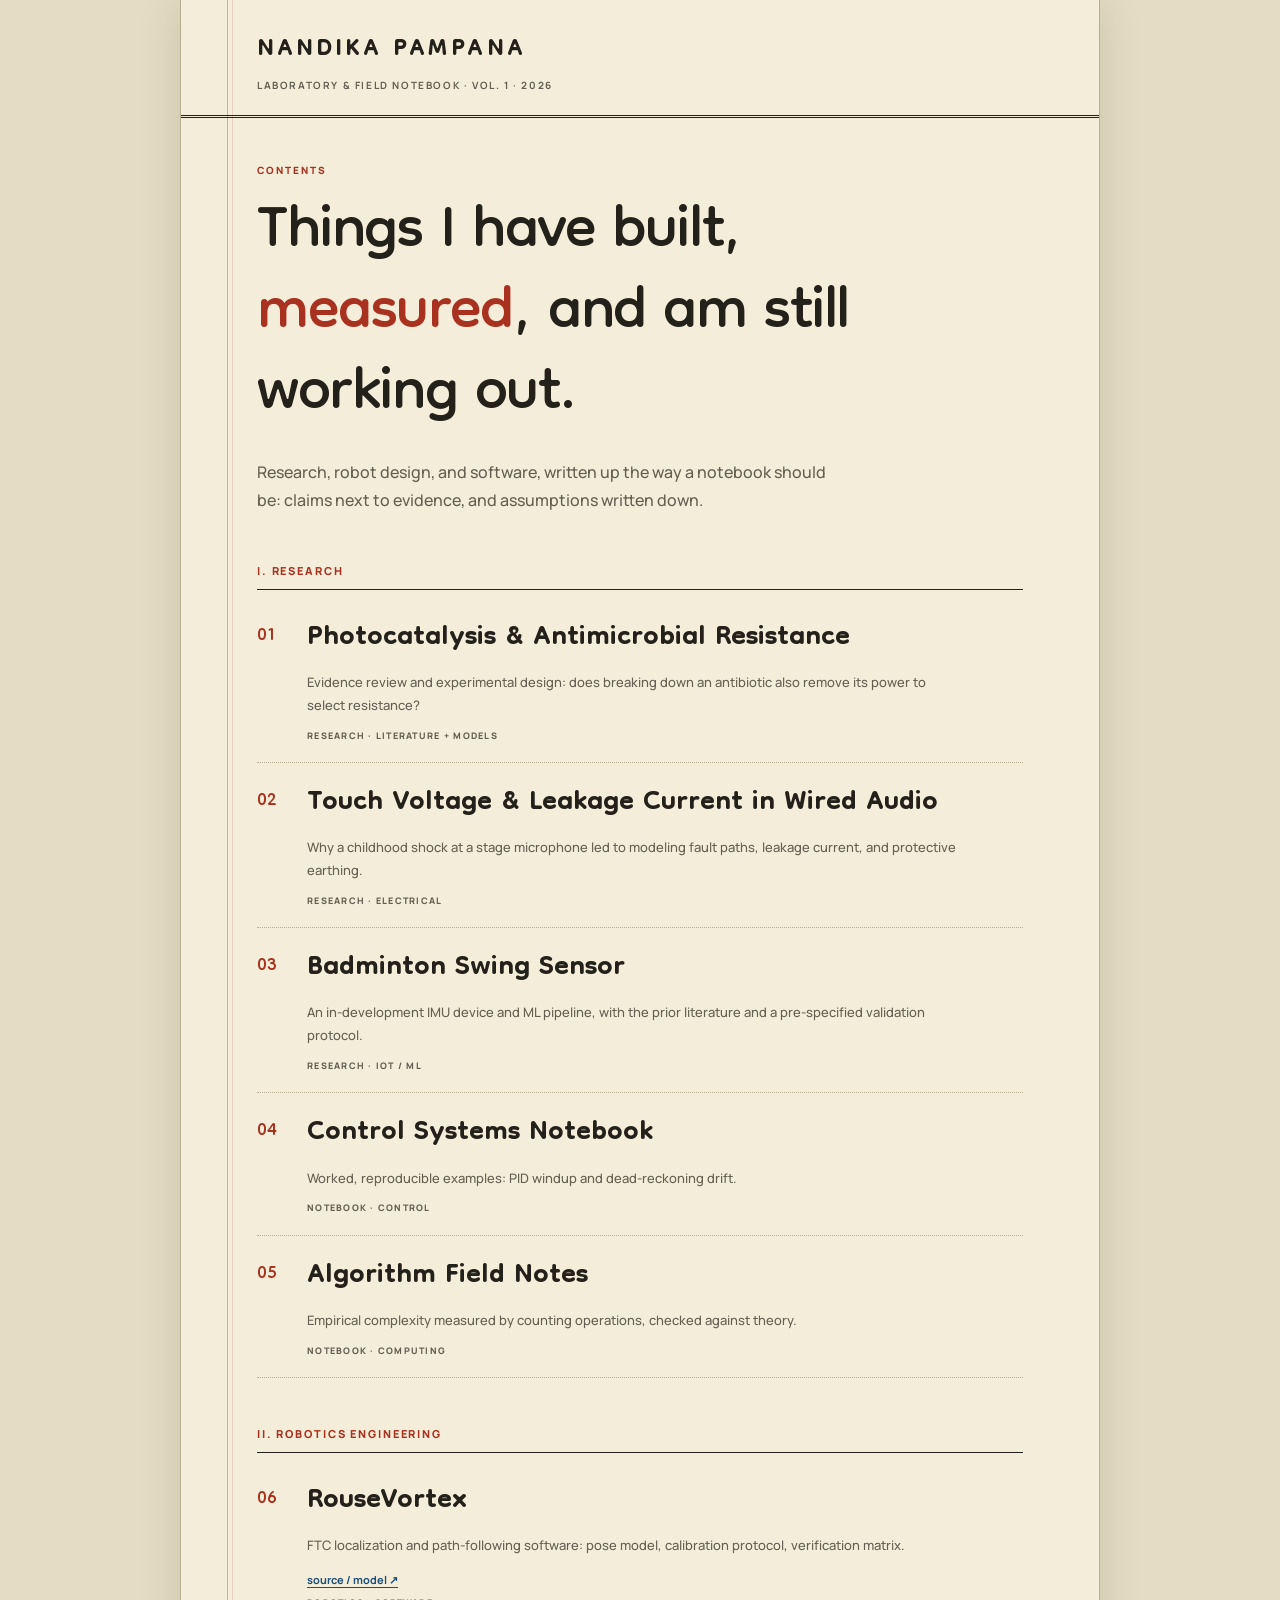
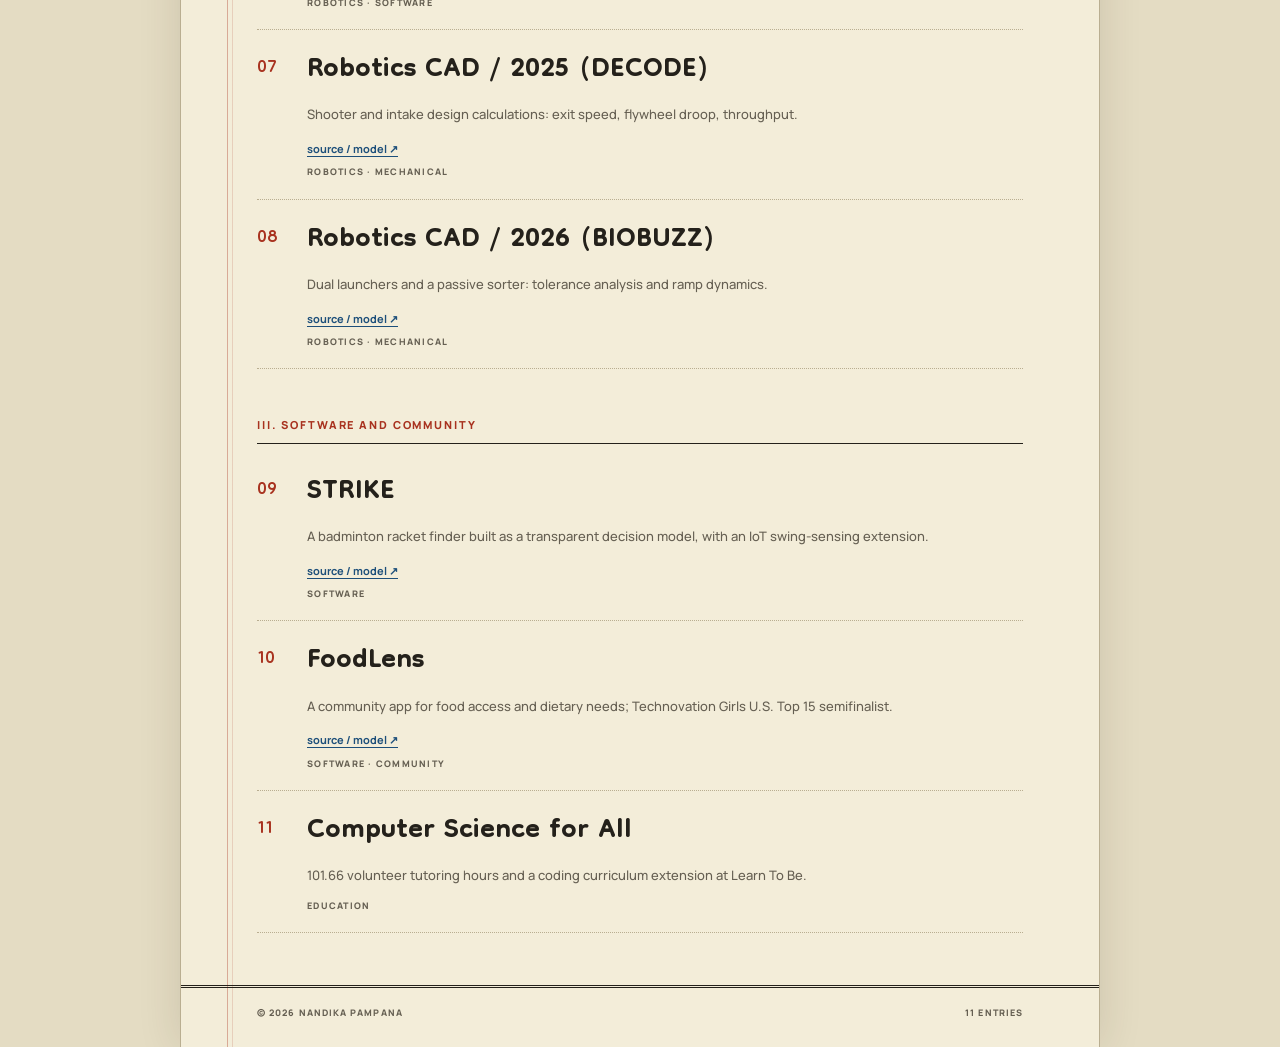
<file: index.html>
<!doctype html>
<html lang="en">
  <head>
    <meta charset="utf-8">
    <meta name="viewport" content="width=device-width, initial-scale=1">
    <meta name="description" content="Research notes, robotics design calculations, and software projects by Nandika Pampana.">
    <title>Nandika Pampana — Laboratory &amp; Field Notebook</title>

    <!-- Dongle is loaded from style.css via @import -->
    <!-- <link rel="preconnect" href="https://fonts.googleapis.com">
    <link rel="preconnect" href="https://fonts.gstatic.com" crossorigin>
    <link rel="stylesheet" href="style.css"> -->

    <link rel="preconnect" href="https://fonts.googleapis.com">
    <link rel="preconnect" href="https://fonts.gstatic.com" crossorigin>
    <link
      href="https://fonts.googleapis.com/css2?family=Dongle:wght@300;400;700&family=Manrope:wght@400;500;600;700;800&display=swap"
      rel="stylesheet"
    >
    <link rel="stylesheet" href="style.css">
  </head>

  <body class="home-page">
    <header class="site-header">
      <a class="wordmark" href="index.html">NANDIKA PAMPANA</a>
      <div class="header-meta">LABORATORY &amp; FIELD NOTEBOOK · VOL. 1 · 2026</div>
    </header>

    <main class="home-wrap">
      <section class="intro-block">
        <p class="eyebrow">Contents</p>
        <h1>Things I have built, <span>measured</span>, and am still working out.</h1>
        <p class="intro-copy">
          Research, robot design, and software, written up the way a notebook should be:
          claims next to evidence, and assumptions written down.
        </p>
      </section>

      <!-- I. Research -->
      <h3 class="chapter">I. Research</h3>

      <article class="project">
        <span class="number">01</span>
        <div class="project-main">
          <h2><a href="articles/photocatalysis.html">Photocatalysis &amp; Antimicrobial Resistance</a></h2>
          <p>Evidence review and experimental design: does breaking down an antibiotic also remove its power to select resistance?</p>
        </div>
        <span class="type">RESEARCH · LITERATURE + MODELS</span>
      </article>

      <article class="project">
        <span class="number">02</span>
        <div class="project-main">
          <h2><a href="articles/electrical.html">Touch Voltage &amp; Leakage Current in Wired Audio</a></h2>
          <p>Why a childhood shock at a stage microphone led to modeling fault paths, leakage current, and protective earthing.</p>
        </div>
        <span class="type">RESEARCH · ELECTRICAL</span>
      </article>

      <article class="project">
        <span class="number">03</span>
        <div class="project-main">
          <h2><a href="articles/iot-badminton.html">Badminton Swing Sensor</a></h2>
          <p>An in-development IMU device and ML pipeline, with the prior literature and a pre-specified validation protocol.</p>
        </div>
        <span class="type">RESEARCH · IOT / ML</span>
      </article>

      <article class="project">
        <span class="number">04</span>
        <div class="project-main">
          <h2><a href="articles/control.html">Control Systems Notebook</a></h2>
          <p>Worked, reproducible examples: PID windup and dead-reckoning drift.</p>
        </div>
        <span class="type">NOTEBOOK · CONTROL</span>
      </article>

      <article class="project">
        <span class="number">05</span>
        <div class="project-main">
          <h2><a href="articles/computing.html">Algorithm Field Notes</a></h2>
          <p>Empirical complexity measured by counting operations, checked against theory.</p>
        </div>
        <span class="type">NOTEBOOK · COMPUTING</span>
      </article>

      <!-- II. Robotics engineering -->
      <h3 class="chapter">II. Robotics engineering</h3>

      <article class="project">
        <span class="number">06</span>
        <div class="project-main">
          <h2><a href="articles/rouse.html">RouseVortex</a></h2>
          <p>FTC localization and path-following software: pose model, calibration protocol, verification matrix.</p>
          <a class="project-source"
             href="https://github.com/nandikapam123/RouseVortex26-27"
             target="_blank" rel="noopener noreferrer">source / model ↗</a>
        </div>
        <span class="type">ROBOTICS · SOFTWARE</span>
      </article>

      <article class="project">
        <span class="number">07</span>
        <div class="project-main">
          <h2><a href="articles/cad25.html">Robotics CAD / 2025 (DECODE)</a></h2>
          <p>Shooter and intake design calculations: exit speed, flywheel droop, throughput.</p>
          <a class="project-source"
             href="https://cad.onshape.com/documents/c021b03986672773c2100272/w/74f0a8f10b4c93fb8fe556c1/e/b8bffd930c2a2d8248794936"
             target="_blank" rel="noopener noreferrer">source / model ↗</a>
        </div>
        <span class="type">ROBOTICS · MECHANICAL</span>
      </article>

      <article class="project">
        <span class="number">08</span>
        <div class="project-main">
          <h2><a href="articles/cad26.html">Robotics CAD / 2026 (BIOBUZZ)</a></h2>
          <p>Dual launchers and a passive sorter: tolerance analysis and ramp dynamics.</p>
          <a class="project-source"
             href="https://cad.onshape.com/documents/3b541e5cea078736c4136d2c/w/0f7ad3d7523ad28a9602a35e/e/b95df9d56ba7ee45d492a7c8"
             target="_blank" rel="noopener noreferrer">source / model ↗</a>
        </div>
        <span class="type">ROBOTICS · MECHANICAL</span>
      </article>

      <!-- III. Software and community -->
      <h3 class="chapter">III. Software and community</h3>

      <article class="project">
        <span class="number">09</span>
        <div class="project-main">
          <h2><a href="articles/strike.html">STRIKE</a></h2>
          <p>A badminton racket finder built as a transparent decision model, with an IoT swing-sensing extension.</p>
          <a class="project-source"
             href="https://github.com/nandikapam123/STRIKE"
             target="_blank" rel="noopener noreferrer">source / model ↗</a>
        </div>
        <span class="type">SOFTWARE</span>
      </article>

      <article class="project">
        <span class="number">10</span>
        <div class="project-main">
          <h2><a href="articles/foodlens.html">FoodLens</a></h2>
          <p>A community app for food access and dietary needs; Technovation Girls U.S. Top 15 semifinalist.</p>
          <a class="project-source"
             href="https://github.com/nandikapam123/FoodLens-official"
             target="_blank" rel="noopener noreferrer">source / model ↗</a>
        </div>
        <span class="type">SOFTWARE · COMMUNITY</span>
      </article>

      <article class="project">
        <span class="number">11</span>
        <div class="project-main">
          <h2><a href="articles/education.html">Computer Science for All</a></h2>
          <p>101.66 volunteer tutoring hours and a coding curriculum extension at Learn To Be.</p>
        </div>
        <span class="type">EDUCATION</span>
      </article>
    </main>

    <footer class="site-footer">
      <span>© 2026 NANDIKA PAMPANA</span>
      <span>11 ENTRIES</span>
    </footer>
  </body>
</html>
</file>
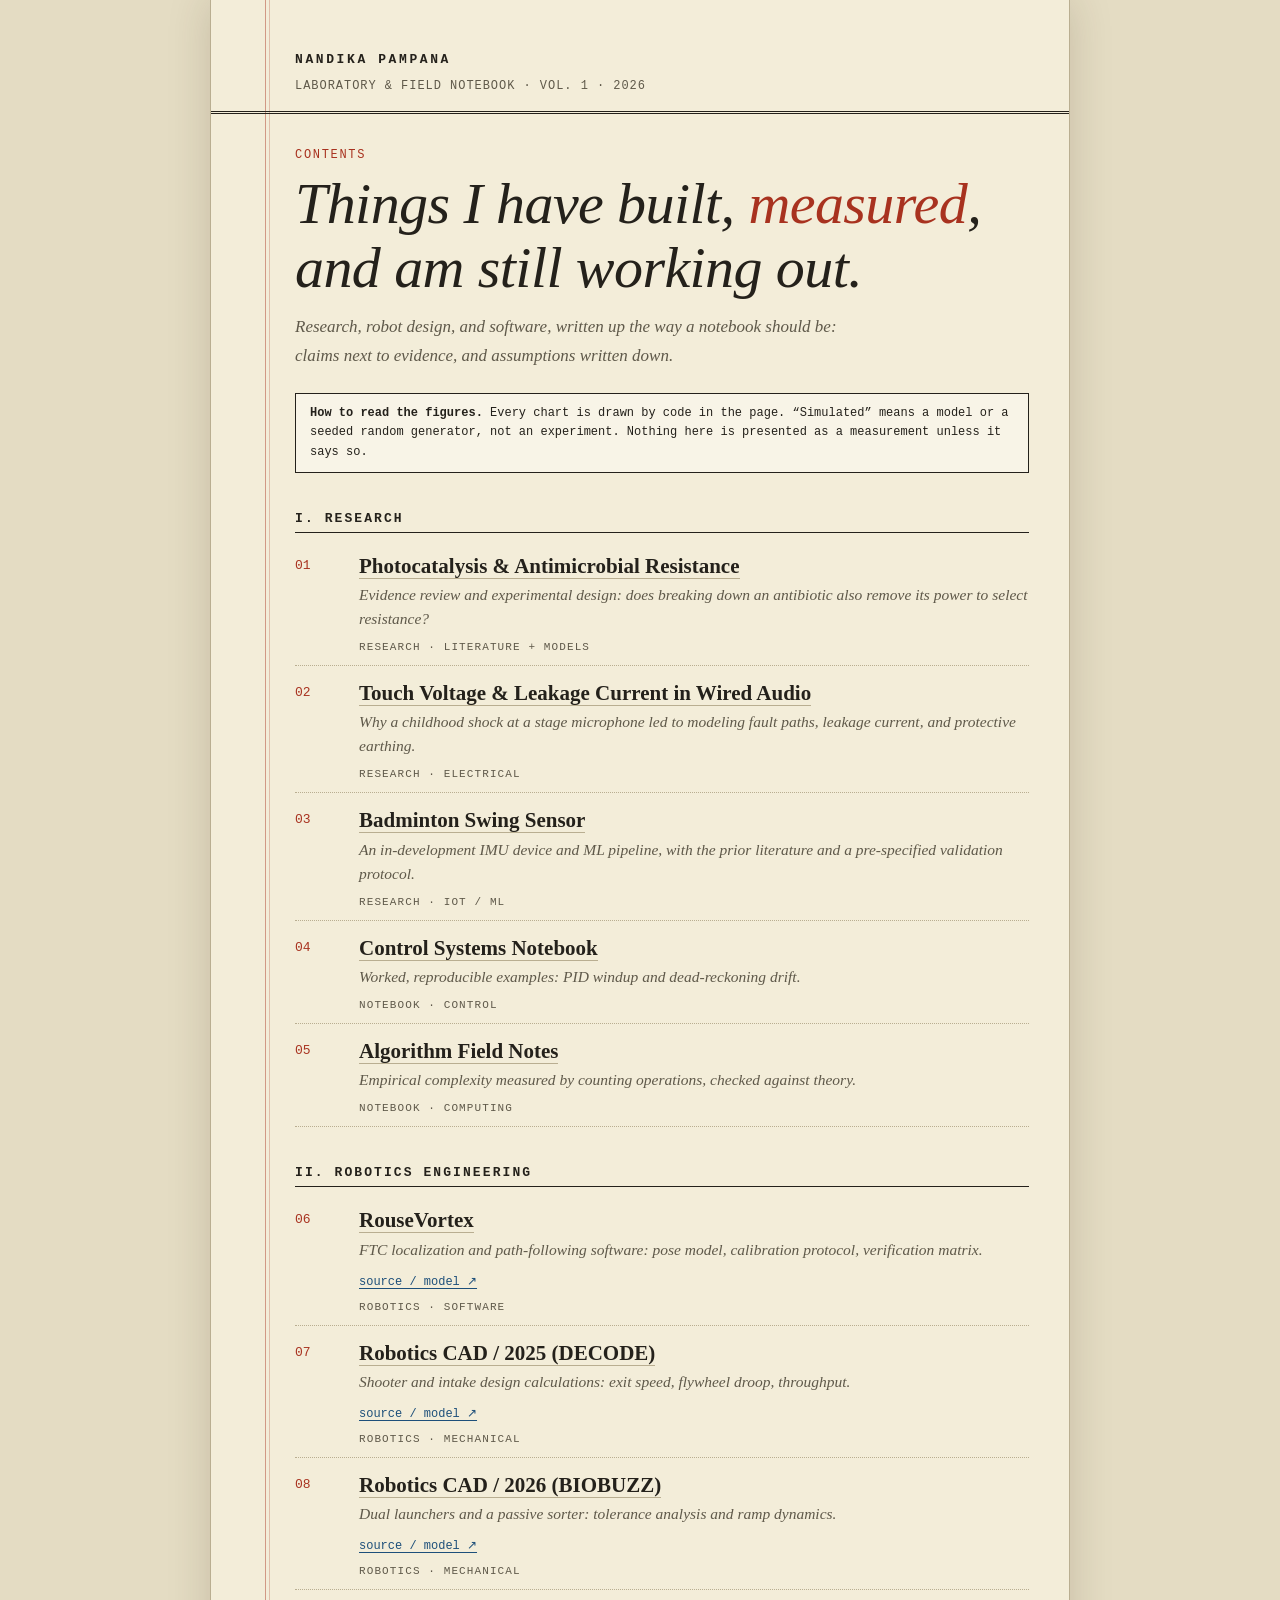
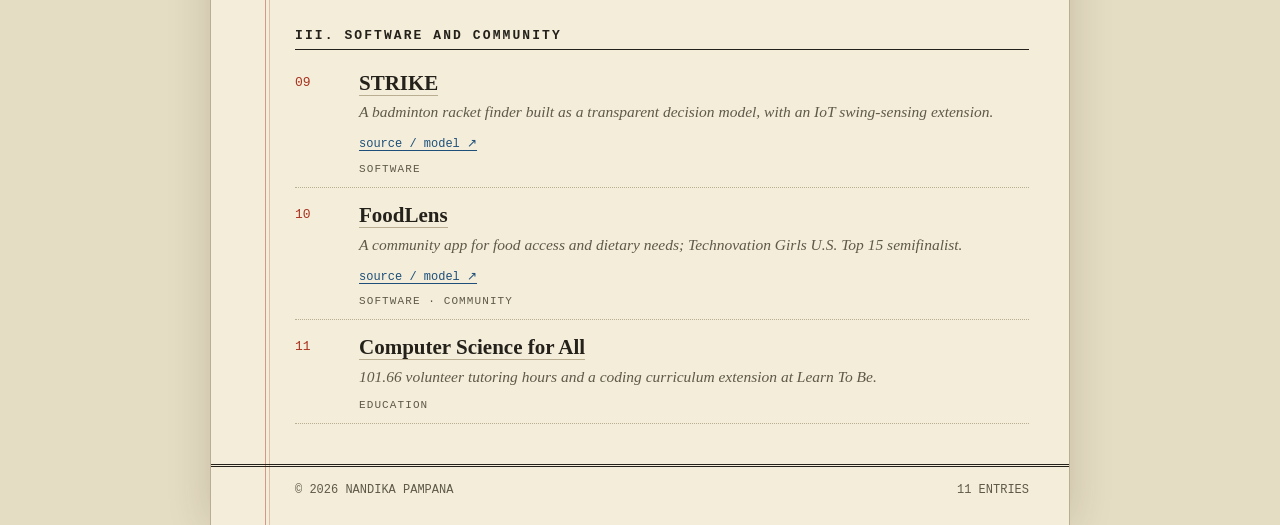
<file: nandika-portfolio 2/index.html>
<!doctype html><html lang="en"><head><meta charset="utf-8"><meta name="viewport" content="width=device-width, initial-scale=1"><meta name="description" content="Research notes, robotics design calculations, and software projects by Nandika Pampana."><title>Nandika Pampana — Laboratory &amp; Field Notebook</title><link rel="stylesheet" href="style.css"></head><body class="home-page"><header class="site-header"><a class="wordmark" href="index.html">NANDIKA PAMPANA</a><div class="header-meta">LABORATORY &amp; FIELD NOTEBOOK · VOL. 1 · 2026</div></header><main class="home-wrap"><section class="intro-block"><p class="eyebrow">Contents</p><h1>Things I have built, <span>measured</span>, and am still working out.</h1><p class="intro-copy">Research, robot design, and software, written up the way a notebook should be: claims next to evidence, and assumptions written down.</p><p class="key"><b>How to read the figures.</b> Every chart is drawn by code in the page. “Simulated” means a model or a seeded random generator, not an experiment. Nothing here is presented as a measurement unless it says so.</p></section><h3 class="chapter">I. Research</h3><article class="project"><span class="number">01</span><div class="project-main"><h2><a href="articles/photocatalysis.html">Photocatalysis &amp; Antimicrobial Resistance</a></h2><p>Evidence review and experimental design: does breaking down an antibiotic also remove its power to select resistance?</p></div><span class="type">RESEARCH · LITERATURE + MODELS</span></article><article class="project"><span class="number">02</span><div class="project-main"><h2><a href="articles/electrical.html">Touch Voltage &amp; Leakage Current in Wired Audio</a></h2><p>Why a childhood shock at a stage microphone led to modeling fault paths, leakage current, and protective earthing.</p></div><span class="type">RESEARCH · ELECTRICAL</span></article><article class="project"><span class="number">03</span><div class="project-main"><h2><a href="articles/iot-badminton.html">Badminton Swing Sensor</a></h2><p>An in-development IMU device and ML pipeline, with the prior literature and a pre-specified validation protocol.</p></div><span class="type">RESEARCH · IOT / ML</span></article><article class="project"><span class="number">04</span><div class="project-main"><h2><a href="articles/control.html">Control Systems Notebook</a></h2><p>Worked, reproducible examples: PID windup and dead-reckoning drift.</p></div><span class="type">NOTEBOOK · CONTROL</span></article><article class="project"><span class="number">05</span><div class="project-main"><h2><a href="articles/computing.html">Algorithm Field Notes</a></h2><p>Empirical complexity measured by counting operations, checked against theory.</p></div><span class="type">NOTEBOOK · COMPUTING</span></article><h3 class="chapter">II. Robotics engineering</h3><article class="project"><span class="number">06</span><div class="project-main"><h2><a href="articles/rouse.html">RouseVortex</a></h2><p>FTC localization and path-following software: pose model, calibration protocol, verification matrix.</p><a class="project-source" href="https://github.com/nandikapam123/RouseVortex26-27" target="_blank" rel="noopener noreferrer">source / model ↗</a></div><span class="type">ROBOTICS · SOFTWARE</span></article><article class="project"><span class="number">07</span><div class="project-main"><h2><a href="articles/cad25.html">Robotics CAD / 2025 (DECODE)</a></h2><p>Shooter and intake design calculations: exit speed, flywheel droop, throughput.</p><a class="project-source" href="https://cad.onshape.com/documents/c021b03986672773c2100272/w/74f0a8f10b4c93fb8fe556c1/e/b8bffd930c2a2d8248794936" target="_blank" rel="noopener noreferrer">source / model ↗</a></div><span class="type">ROBOTICS · MECHANICAL</span></article><article class="project"><span class="number">08</span><div class="project-main"><h2><a href="articles/cad26.html">Robotics CAD / 2026 (BIOBUZZ)</a></h2><p>Dual launchers and a passive sorter: tolerance analysis and ramp dynamics.</p><a class="project-source" href="https://cad.onshape.com/documents/3b541e5cea078736c4136d2c/w/0f7ad3d7523ad28a9602a35e/e/b95df9d56ba7ee45d492a7c8" target="_blank" rel="noopener noreferrer">source / model ↗</a></div><span class="type">ROBOTICS · MECHANICAL</span></article><h3 class="chapter">III. Software and community</h3><article class="project"><span class="number">09</span><div class="project-main"><h2><a href="articles/strike.html">STRIKE</a></h2><p>A badminton racket finder built as a transparent decision model, with an IoT swing-sensing extension.</p><a class="project-source" href="https://github.com/nandikapam123/STRIKE" target="_blank" rel="noopener noreferrer">source / model ↗</a></div><span class="type">SOFTWARE</span></article><article class="project"><span class="number">10</span><div class="project-main"><h2><a href="articles/foodlens.html">FoodLens</a></h2><p>A community app for food access and dietary needs; Technovation Girls U.S. Top 15 semifinalist.</p><a class="project-source" href="https://github.com/nandikapam123/FoodLens-official" target="_blank" rel="noopener noreferrer">source / model ↗</a></div><span class="type">SOFTWARE · COMMUNITY</span></article><article class="project"><span class="number">11</span><div class="project-main"><h2><a href="articles/education.html">Computer Science for All</a></h2><p>101.66 volunteer tutoring hours and a coding curriculum extension at Learn To Be.</p></div><span class="type">EDUCATION</span></article></main><footer class="site-footer"><span>© 2026 NANDIKA PAMPANA</span><span>11 ENTRIES</span></footer></body></html>
</file>
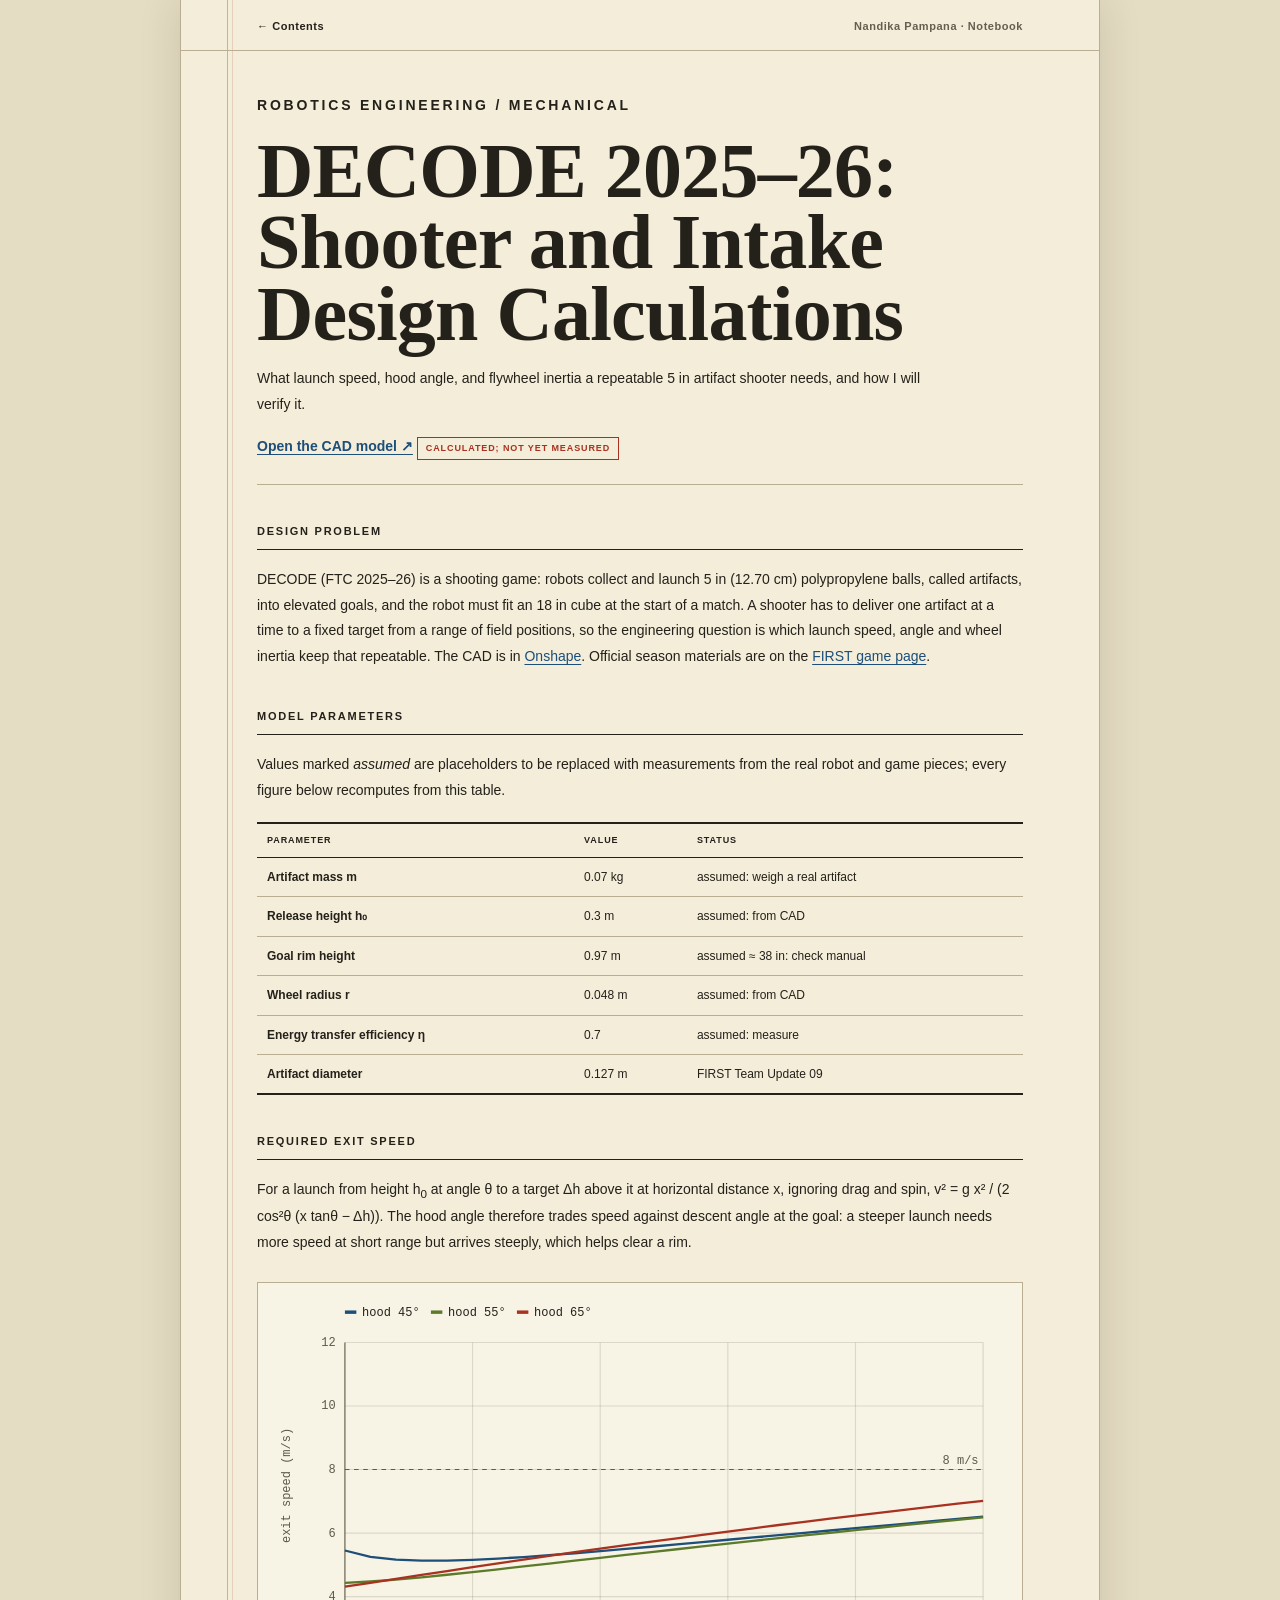
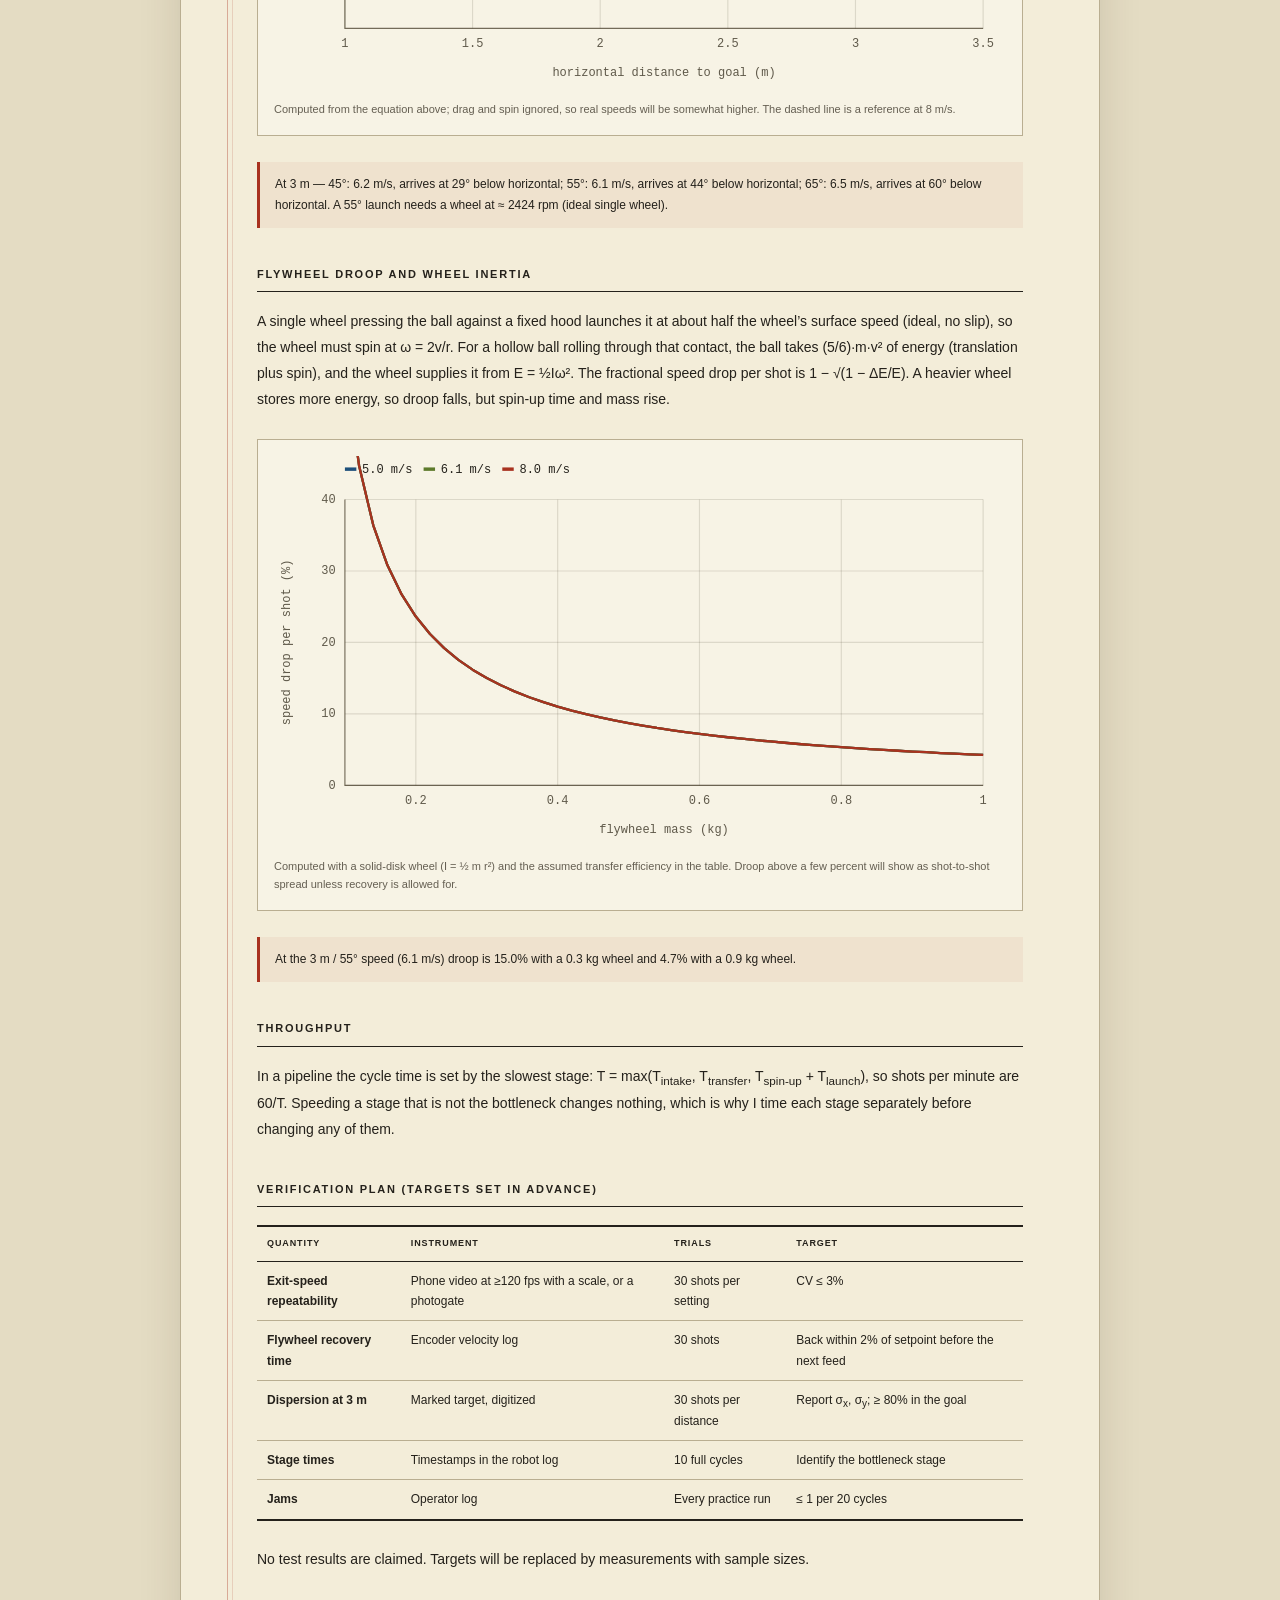
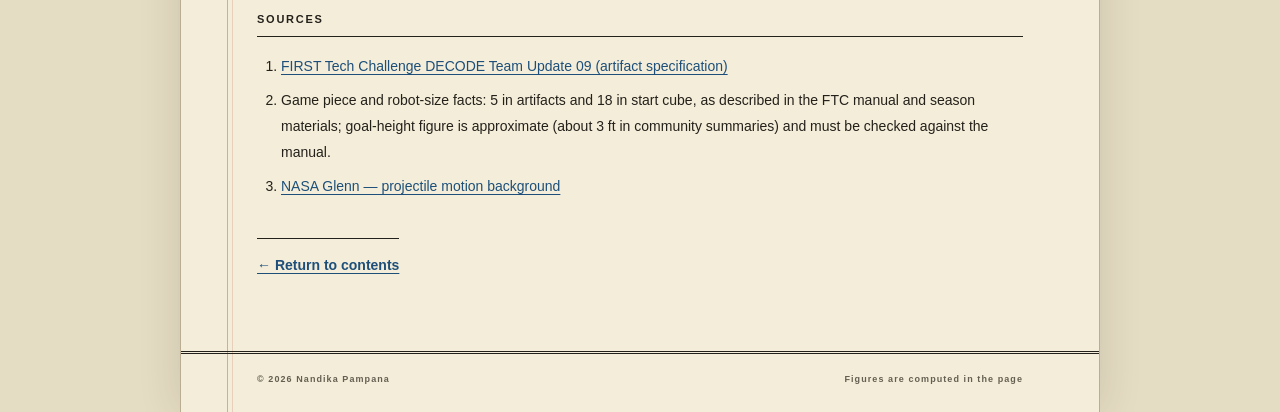
<file: articles/cad25.html>
<!doctype html><html lang="en"><head><meta charset="utf-8"><meta name="viewport" content="width=device-width,initial-scale=1"><meta name="description" content="What launch speed, hood angle, and flywheel inertia a repeatable 5 in artifact shooter needs, and how I will verify it."><title>DECODE 2025–26: Shooter and Intake Design Calculations — Nandika Pampana</title><link rel="stylesheet" href="../style.css"></head><body class="article-page"><header class="top"><a href="../index.html">← Contents</a><span>Nandika Pampana · Notebook</span></header><main class="article"><p class="eyebrow">Robotics engineering / MECHANICAL</p><h1>DECODE 2025–26: Shooter and Intake Design Calculations</h1><p class="dek">What launch speed, hood angle, and flywheel inertia a repeatable 5 in artifact shooter needs, and how I will verify it.</p><p class="source-link"><a href="https://cad.onshape.com/documents/c021b03986672773c2100272/w/74f0a8f10b4c93fb8fe556c1/e/b8bffd930c2a2d8248794936" target="_blank" rel="noopener noreferrer">Open the CAD model ↗</a> <span class="pill">Calculated; not yet measured</span></p><section><h2>Design problem</h2><p>DECODE (FTC 2025–26) is a shooting game: robots collect and launch 5 in (12.70 cm) polypropylene balls, called artifacts, into elevated goals, and the robot must fit an 18 in cube at the start of a match. A shooter has to deliver one artifact at a time to a fixed target from a range of field positions, so the engineering question is which launch speed, angle and wheel inertia keep that repeatable. The CAD is in <a href="https://cad.onshape.com/documents/c021b03986672773c2100272/w/74f0a8f10b4c93fb8fe556c1/e/b8bffd930c2a2d8248794936" target="_blank" rel="noopener noreferrer">Onshape</a>. Official season materials are on the <a href="https://ftc-resources.firstinspires.org/ftc/game" target="_blank" rel="noopener noreferrer">FIRST game page</a>.</p></section>
<section><h2>Model parameters</h2><p>Values marked <i>assumed</i> are placeholders to be replaced with measurements from the real robot and game pieces; every figure below recomputes from this table.</p><table class="tbl" id="p25"></table></section>
<section><h2>Required exit speed</h2><p>For a launch from height h<sub>0</sub> at angle θ to a target Δh above it at horizontal distance x, ignoring drag and spin, v² = g x² / (2 cos²θ (x tanθ − Δh)). The hood angle therefore trades speed against descent angle at the goal: a steeper launch needs more speed at short range but arrives steeply, which helps clear a rim.</p><figure class="figure"><div id="c-v"></div><figcaption>Computed from the equation above; drag and spin ignored, so real speeds will be somewhat higher. The dashed line is a reference at 8 m/s.</figcaption></figure><p class="readout" id="v-read"></p></section>
<section><h2>Flywheel droop and wheel inertia</h2><p>A single wheel pressing the ball against a fixed hood launches it at about half the wheel’s surface speed (ideal, no slip), so the wheel must spin at ω = 2v/r. For a hollow ball rolling through that contact, the ball takes (5/6)·m·v² of energy (translation plus spin), and the wheel supplies it from E = ½Iω². The fractional speed drop per shot is 1 − √(1 − ΔE/E). A heavier wheel stores more energy, so droop falls, but spin-up time and mass rise.</p><figure class="figure"><div id="c-d"></div><figcaption>Computed with a solid-disk wheel (I = ½ m r²) and the assumed transfer efficiency in the table. Droop above a few percent will show as shot-to-shot spread unless recovery is allowed for.</figcaption></figure><p class="readout" id="d-read"></p></section>
<section><h2>Throughput</h2><p>In a pipeline the cycle time is set by the slowest stage: T = max(T<sub>intake</sub>, T<sub>transfer</sub>, T<sub>spin-up</sub> + T<sub>launch</sub>), so shots per minute are 60/T. Speeding a stage that is not the bottleneck changes nothing, which is why I time each stage separately before changing any of them.</p></section>
<section><h2>Verification plan (targets set in advance)</h2><table class="tbl"><tr><th>Quantity</th><th>Instrument</th><th>Trials</th><th>Target</th></tr><tr><td>Exit-speed repeatability</td><td>Phone video at ≥120 fps with a scale, or a photogate</td><td>30 shots per setting</td><td>CV ≤ 3%</td></tr><tr><td>Flywheel recovery time</td><td>Encoder velocity log</td><td>30 shots</td><td>Back within 2% of setpoint before the next feed</td></tr><tr><td>Dispersion at 3 m</td><td>Marked target, digitized</td><td>30 shots per distance</td><td>Report σ<sub>x</sub>, σ<sub>y</sub>; ≥ 80% in the goal</td></tr><tr><td>Stage times</td><td>Timestamps in the robot log</td><td>10 full cycles</td><td>Identify the bottleneck stage</td></tr><tr><td>Jams</td><td>Operator log</td><td>Every practice run</td><td>≤ 1 per 20 cycles</td></tr></table><p class="small-note">No test results are claimed. Targets will be replaced by measurements with sample sizes.</p></section>
<section class="references"><h2>Sources</h2><ol><li><a href="https://ftc-resources.firstinspires.org/ftc/archive/2026/game/tu-09" target="_blank" rel="noopener noreferrer">FIRST Tech Challenge DECODE Team Update 09 (artifact specification)</a></li><li>Game piece and robot-size facts: 5 in artifacts and 18 in start cube, as described in the FTC manual and season materials; goal-height figure is approximate (about 3 ft in community summaries) and must be checked against the manual.</li><li><a href="https://www.grc.nasa.gov/www/k-12/VirtualAero/BottleRocket/airplane/rktrng.html" target="_blank" rel="noopener noreferrer">NASA Glenn — projectile motion background</a></li></ol></section><p class="back"><a href="../index.html">← Return to contents</a></p></main><footer><span>© 2026 Nandika Pampana</span><span>Figures are computed in the page</span></footer><script src="../charts.js"></script><script>
(() => {
  const P = { m: .07, h0: .30, hg: .97, r: .048, eta: .7, g: 9.81 }; P.dh = P.hg - P.h0;
  const rows = [['Artifact mass m', P.m + ' kg', 'assumed: weigh a real artifact'], ['Release height h₀', P.h0 + ' m', 'assumed: from CAD'], ['Goal rim height', P.hg + ' m', 'assumed ≈ 38 in: check manual'], ['Wheel radius r', P.r + ' m', 'assumed: from CAD'], ['Energy transfer efficiency η', P.eta, 'assumed: measure'], ['Artifact diameter', '0.127 m', 'FIRST Team Update 09']];
  document.getElementById('p25').innerHTML = '<tr><th>Parameter</th><th>Value</th><th>Status</th></tr>' + rows.map(r => '<tr>' + r.map(c => '<td>' + c + '</td>').join('') + '</tr>').join('');
  const v = (x, th) => { const t = Math.tan(th), d = x * t - P.dh; return d > 0 ? Math.sqrt(P.g * x * x / (2 * Math.cos(th) ** 2 * d)) : NaN; };
  const xs = [...Array(26).keys()].map(i => 1 + i * .1), cols = ['#1d4f7a', '#5d7a2b', '#a8321f'], th = [45, 55, 65];
  NP.plot(document.getElementById('c-v'), { title: 'Required exit speed versus distance', xl: 'horizontal distance to goal (m)', yl: 'exit speed (m/s)', xlim: [1, 3.5], ylim: [3, 12], hl: [{ y: 8, t: '8 m/s' }],
    series: th.map((a, i) => { const p = xs.map(x => [x, v(x, a * Math.PI / 180)]).filter(q => isFinite(q[1])); return { n: 'hood ' + a + '°', x: p.map(q => q[0]), y: p.map(q => q[1]), c: cols[i] }; }) });
  const at = th.map(a => { const t = a * Math.PI / 180, V = v(3, t), alpha = Math.atan(Math.tan(t) - P.g * 3 / (V * V * Math.cos(t) ** 2)) * 180 / Math.PI; return `${a}°: ${V.toFixed(1)} m/s, arrives at ${(-alpha).toFixed(0)}° below horizontal`; });
  const V3 = v(3, 55 * Math.PI / 180);
  document.getElementById('v-read').textContent = 'At 3 m — ' + at.join('; ') + `. A 55° launch needs a wheel at ≈ ${(2 * V3 / P.r * 60 / (2 * Math.PI)).toFixed(0)} rpm (ideal single wheel).`;
  const mw = [...Array(46).keys()].map(i => .1 + i * .02), droop = ve => mw.map(M => { const w = 2 * ve / P.r, I = .5 * M * P.r ** 2, Ew = .5 * I * w * w, dE = 5 / 6 * P.m * ve * ve / P.eta; return 100 * (1 - Math.sqrt(Math.max(0, 1 - dE / Ew))); });
  const sp = [5, V3, 8];
  NP.plot(document.getElementById('c-d'), { title: 'Flywheel speed droop per shot versus wheel mass', xl: 'flywheel mass (kg)', yl: 'speed drop per shot (%)', xlim: [.1, 1], ylim: [0, 40],
    series: sp.map((s, i) => ({ n: s.toFixed(1) + ' m/s', x: mw, y: droop(s), c: cols[i] })) });
  const d3 = droop(V3); document.getElementById('d-read').textContent = `At the 3 m / 55° speed (${V3.toFixed(1)} m/s) droop is ${d3[10].toFixed(1)}% with a 0.3 kg wheel and ${d3[40].toFixed(1)}% with a 0.9 kg wheel.`;
})();
</script></body></html>
</file>
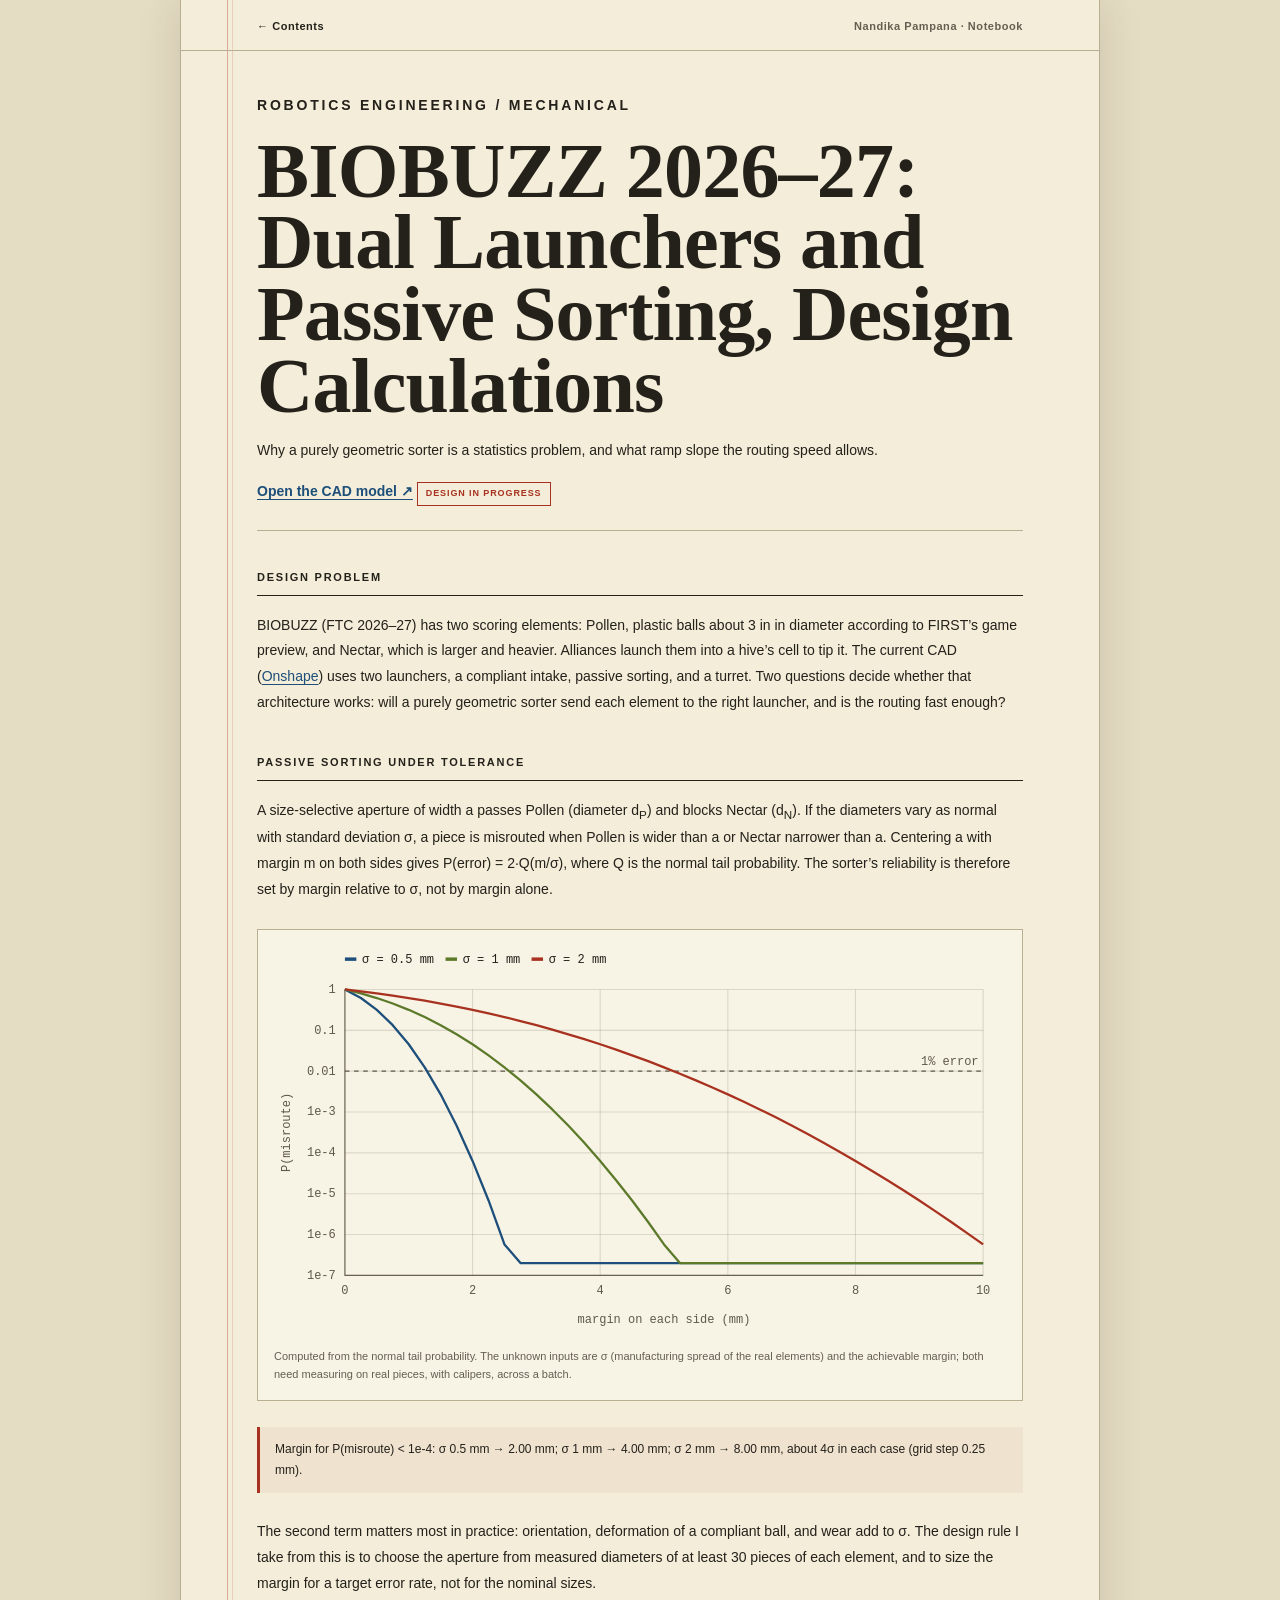
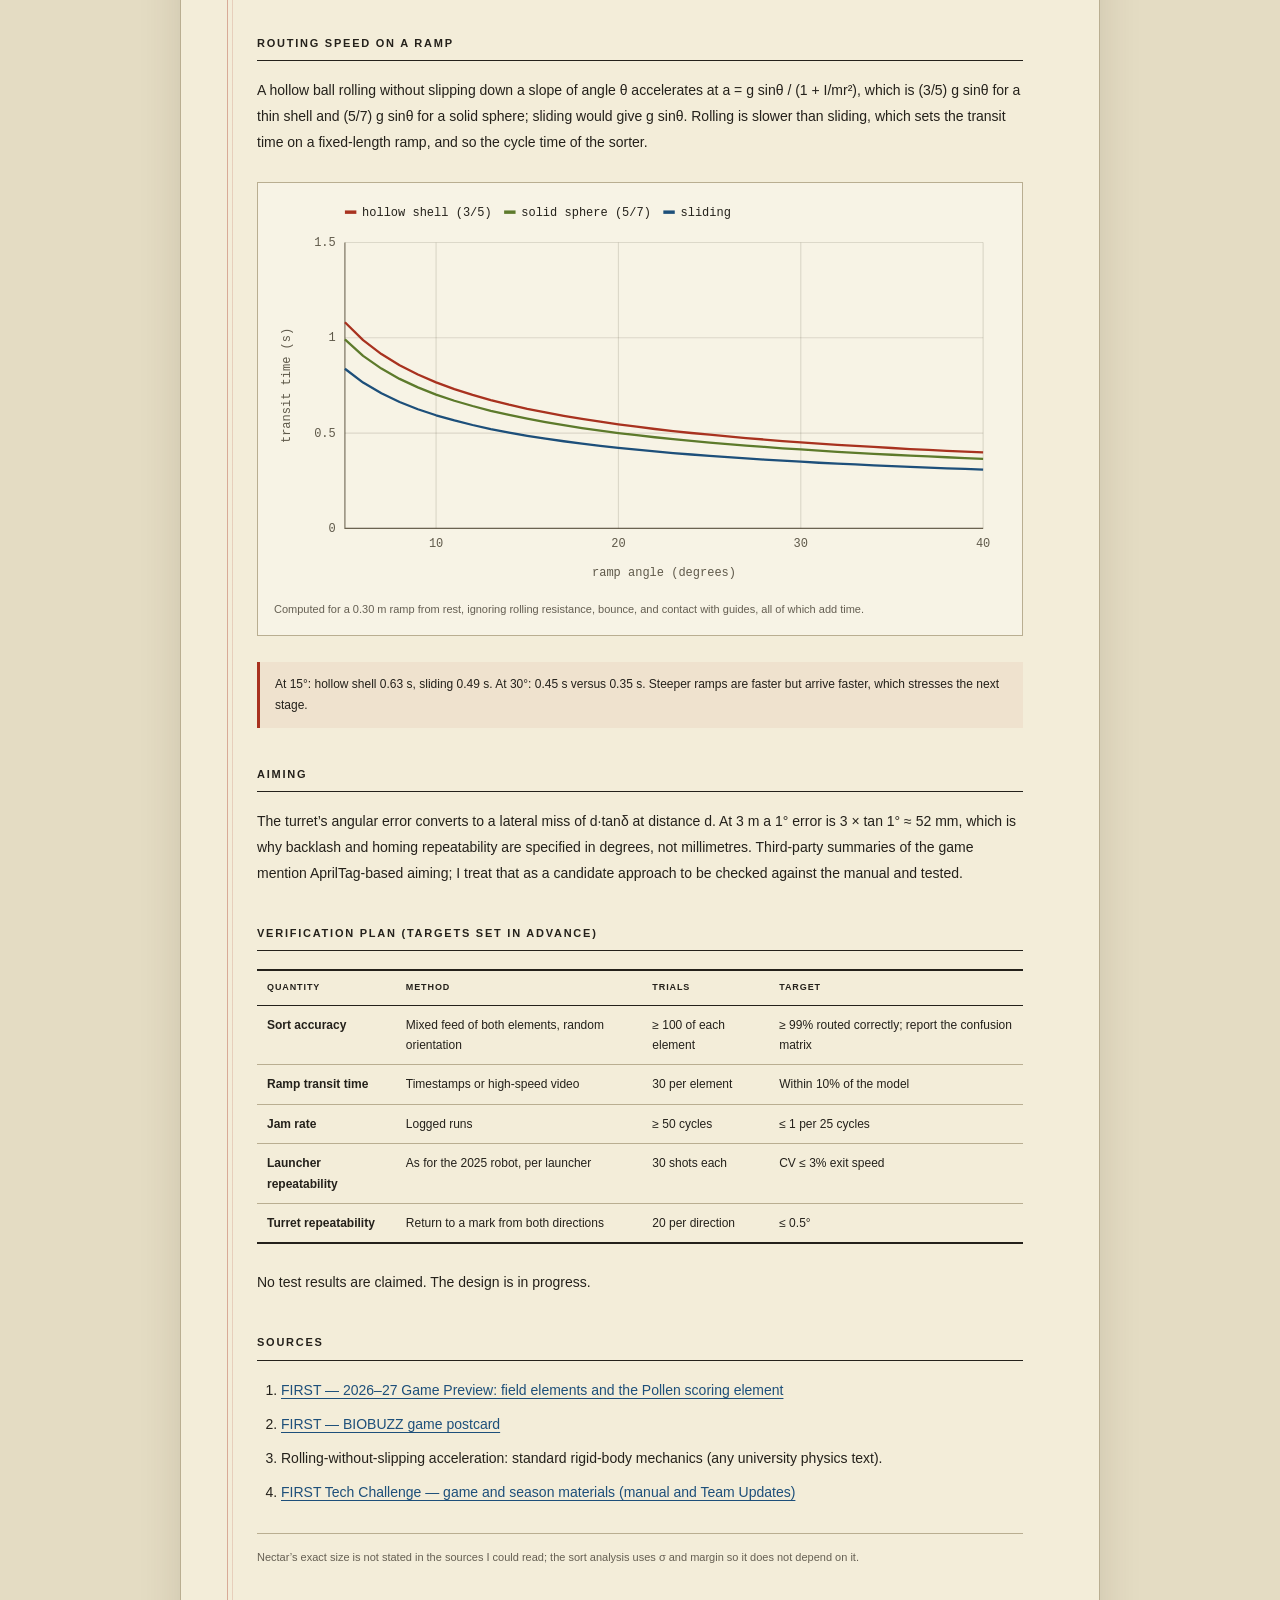
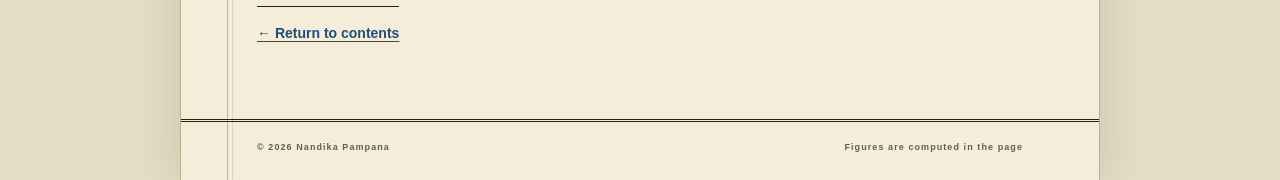
<file: articles/cad26.html>
<!doctype html><html lang="en"><head><meta charset="utf-8"><meta name="viewport" content="width=device-width,initial-scale=1"><meta name="description" content="Why a purely geometric sorter is a statistics problem, and what ramp slope the routing speed allows."><title>BIOBUZZ 2026–27: Dual Launchers and Passive Sorting, Design Calculations — Nandika Pampana</title><link rel="stylesheet" href="../style.css"></head><body class="article-page"><header class="top"><a href="../index.html">← Contents</a><span>Nandika Pampana · Notebook</span></header><main class="article"><p class="eyebrow">Robotics engineering / MECHANICAL</p><h1>BIOBUZZ 2026–27: Dual Launchers and Passive Sorting, Design Calculations</h1><p class="dek">Why a purely geometric sorter is a statistics problem, and what ramp slope the routing speed allows.</p><p class="source-link"><a href="https://cad.onshape.com/documents/3b541e5cea078736c4136d2c/w/0f7ad3d7523ad28a9602a35e/e/b95df9d56ba7ee45d492a7c8" target="_blank" rel="noopener noreferrer">Open the CAD model ↗</a> <span class="pill">Design in progress</span></p><section><h2>Design problem</h2><p>BIOBUZZ (FTC 2026–27) has two scoring elements: Pollen, plastic balls about 3 in in diameter according to FIRST’s game preview, and Nectar, which is larger and heavier. Alliances launch them into a hive’s cell to tip it. The current CAD (<a href="https://cad.onshape.com/documents/3b541e5cea078736c4136d2c/w/0f7ad3d7523ad28a9602a35e/e/b95df9d56ba7ee45d492a7c8" target="_blank" rel="noopener noreferrer">Onshape</a>) uses two launchers, a compliant intake, passive sorting, and a turret. Two questions decide whether that architecture works: will a purely geometric sorter send each element to the right launcher, and is the routing fast enough?</p></section>
<section><h2>Passive sorting under tolerance</h2><p>A size-selective aperture of width a passes Pollen (diameter d<sub>P</sub>) and blocks Nectar (d<sub>N</sub>). If the diameters vary as normal with standard deviation σ, a piece is misrouted when Pollen is wider than a or Nectar narrower than a. Centering a with margin m on both sides gives P(error) = 2·Q(m/σ), where Q is the normal tail probability. The sorter’s reliability is therefore set by margin relative to σ, not by margin alone.</p><figure class="figure"><div id="c-m"></div><figcaption>Computed from the normal tail probability. The unknown inputs are σ (manufacturing spread of the real elements) and the achievable margin; both need measuring on real pieces, with calipers, across a batch.</figcaption></figure><p class="readout" id="m-read"></p><p>The second term matters most in practice: orientation, deformation of a compliant ball, and wear add to σ. The design rule I take from this is to choose the aperture from measured diameters of at least 30 pieces of each element, and to size the margin for a target error rate, not for the nominal sizes.</p></section>
<section><h2>Routing speed on a ramp</h2><p>A hollow ball rolling without slipping down a slope of angle θ accelerates at a = g sinθ / (1 + I/mr²), which is (3/5) g sinθ for a thin shell and (5/7) g sinθ for a solid sphere; sliding would give g sinθ. Rolling is slower than sliding, which sets the transit time on a fixed-length ramp, and so the cycle time of the sorter.</p><figure class="figure"><div id="c-r"></div><figcaption>Computed for a 0.30 m ramp from rest, ignoring rolling resistance, bounce, and contact with guides, all of which add time.</figcaption></figure><p class="readout" id="r-read"></p></section>
<section><h2>Aiming</h2><p>The turret’s angular error converts to a lateral miss of d·tanδ at distance d. At 3 m a 1° error is 3 × tan 1° ≈ 52 mm, which is why backlash and homing repeatability are specified in degrees, not millimetres. Third-party summaries of the game mention AprilTag-based aiming; I treat that as a candidate approach to be checked against the manual and tested.</p></section>
<section><h2>Verification plan (targets set in advance)</h2><table class="tbl"><tr><th>Quantity</th><th>Method</th><th>Trials</th><th>Target</th></tr><tr><td>Sort accuracy</td><td>Mixed feed of both elements, random orientation</td><td>≥ 100 of each element</td><td>≥ 99% routed correctly; report the confusion matrix</td></tr><tr><td>Ramp transit time</td><td>Timestamps or high-speed video</td><td>30 per element</td><td>Within 10% of the model</td></tr><tr><td>Jam rate</td><td>Logged runs</td><td>≥ 50 cycles</td><td>≤ 1 per 25 cycles</td></tr><tr><td>Launcher repeatability</td><td>As for the 2025 robot, per launcher</td><td>30 shots each</td><td>CV ≤ 3% exit speed</td></tr><tr><td>Turret repeatability</td><td>Return to a mark from both directions</td><td>20 per direction</td><td>≤ 0.5°</td></tr></table><p class="small-note">No test results are claimed. The design is in progress.</p></section>
<section class="references"><h2>Sources</h2><ol><li><a href="https://community.firstinspires.org/game-preview-field-elements" target="_blank" rel="noopener noreferrer">FIRST — 2026–27 Game Preview: field elements and the Pollen scoring element</a></li><li><a href="https://www.firstinspires.org/hubfs/web/program/ftc/biobuzz-gamepostcard.pdf" target="_blank" rel="noopener noreferrer">FIRST — BIOBUZZ game postcard</a></li><li>Rolling-without-slipping acceleration: standard rigid-body mechanics (any university physics text).</li><li><a href="https://www.firstinspires.org/programs/ftc/game-and-season" target="_blank" rel="noopener noreferrer">FIRST Tech Challenge — game and season materials (manual and Team Updates)</a></li></ol><p class="disclaimer">Nectar’s exact size is not stated in the sources I could read; the sort analysis uses σ and margin so it does not depend on it.</p></section><p class="back"><a href="../index.html">← Return to contents</a></p></main><footer><span>© 2026 Nandika Pampana</span><span>Figures are computed in the page</span></footer><script src="../charts.js"></script><script>
(() => {
  const Q = z => { const t = 1 / (1 + .2316419 * z), p = Math.exp(-z * z / 2) / Math.sqrt(2 * Math.PI); return Math.max(1e-7, p * t * (.31938153 + t * (-.356563782 + t * (1.781477937 + t * (-1.821255978 + t * 1.330274429))))); };
  const ms = [...Array(41).keys()].map(i => i * .25), sg = [.5, 1, 2], cols = ['#1d4f7a', '#5d7a2b', '#a8321f'];
  NP.plot(document.getElementById('c-m'), { title: 'Misroute probability versus aperture margin', xl: 'margin on each side (mm)', yl: 'P(misroute)', logy: true, xlim: [0, 10], ylim: [1e-7, 1],
    hl: [{ y: 1e-2, t: '1% error' }], series: sg.map((s, i) => ({ n: 'σ = ' + s + ' mm', x: ms, y: ms.map(m => Math.min(1, 2 * Q(m / s))), c: cols[i] })) });
  const need = s => { for (const m of ms) if (2 * Q(m / s) < 1e-4 && m > 0) return m; return NaN; };
  document.getElementById('m-read').textContent = `Margin for P(misroute) < 1e-4: ${sg.map(s => `σ ${s} mm → ${need(s).toFixed(2)} mm`).join('; ')}, about 4σ in each case (grid step 0.25 mm).`;
  const g = 9.81, L = .3, ang = [...Array(36).keys()].map(i => 5 + i), tt = k => ang.map(a => Math.sqrt(2 * L / (k * g * Math.sin(a * Math.PI / 180))));
  NP.plot(document.getElementById('c-r'), { title: 'Ramp transit time versus slope', xl: 'ramp angle (degrees)', yl: 'transit time (s)', xlim: [5, 40], ylim: [0, 1.5],
    series: [{ n: 'hollow shell (3/5)', x: ang, y: tt(.6), c: '#a8321f' }, { n: 'solid sphere (5/7)', x: ang, y: tt(5 / 7), c: '#5d7a2b' }, { n: 'sliding', x: ang, y: tt(1), c: '#1d4f7a' }] });
  document.getElementById('r-read').textContent = `At 15°: hollow shell ${tt(.6)[10].toFixed(2)} s, sliding ${tt(1)[10].toFixed(2)} s. At 30°: ${tt(.6)[25].toFixed(2)} s versus ${tt(1)[25].toFixed(2)} s. Steeper ramps are faster but arrive faster, which stresses the next stage.`;
})();
</script></body></html>
</file>
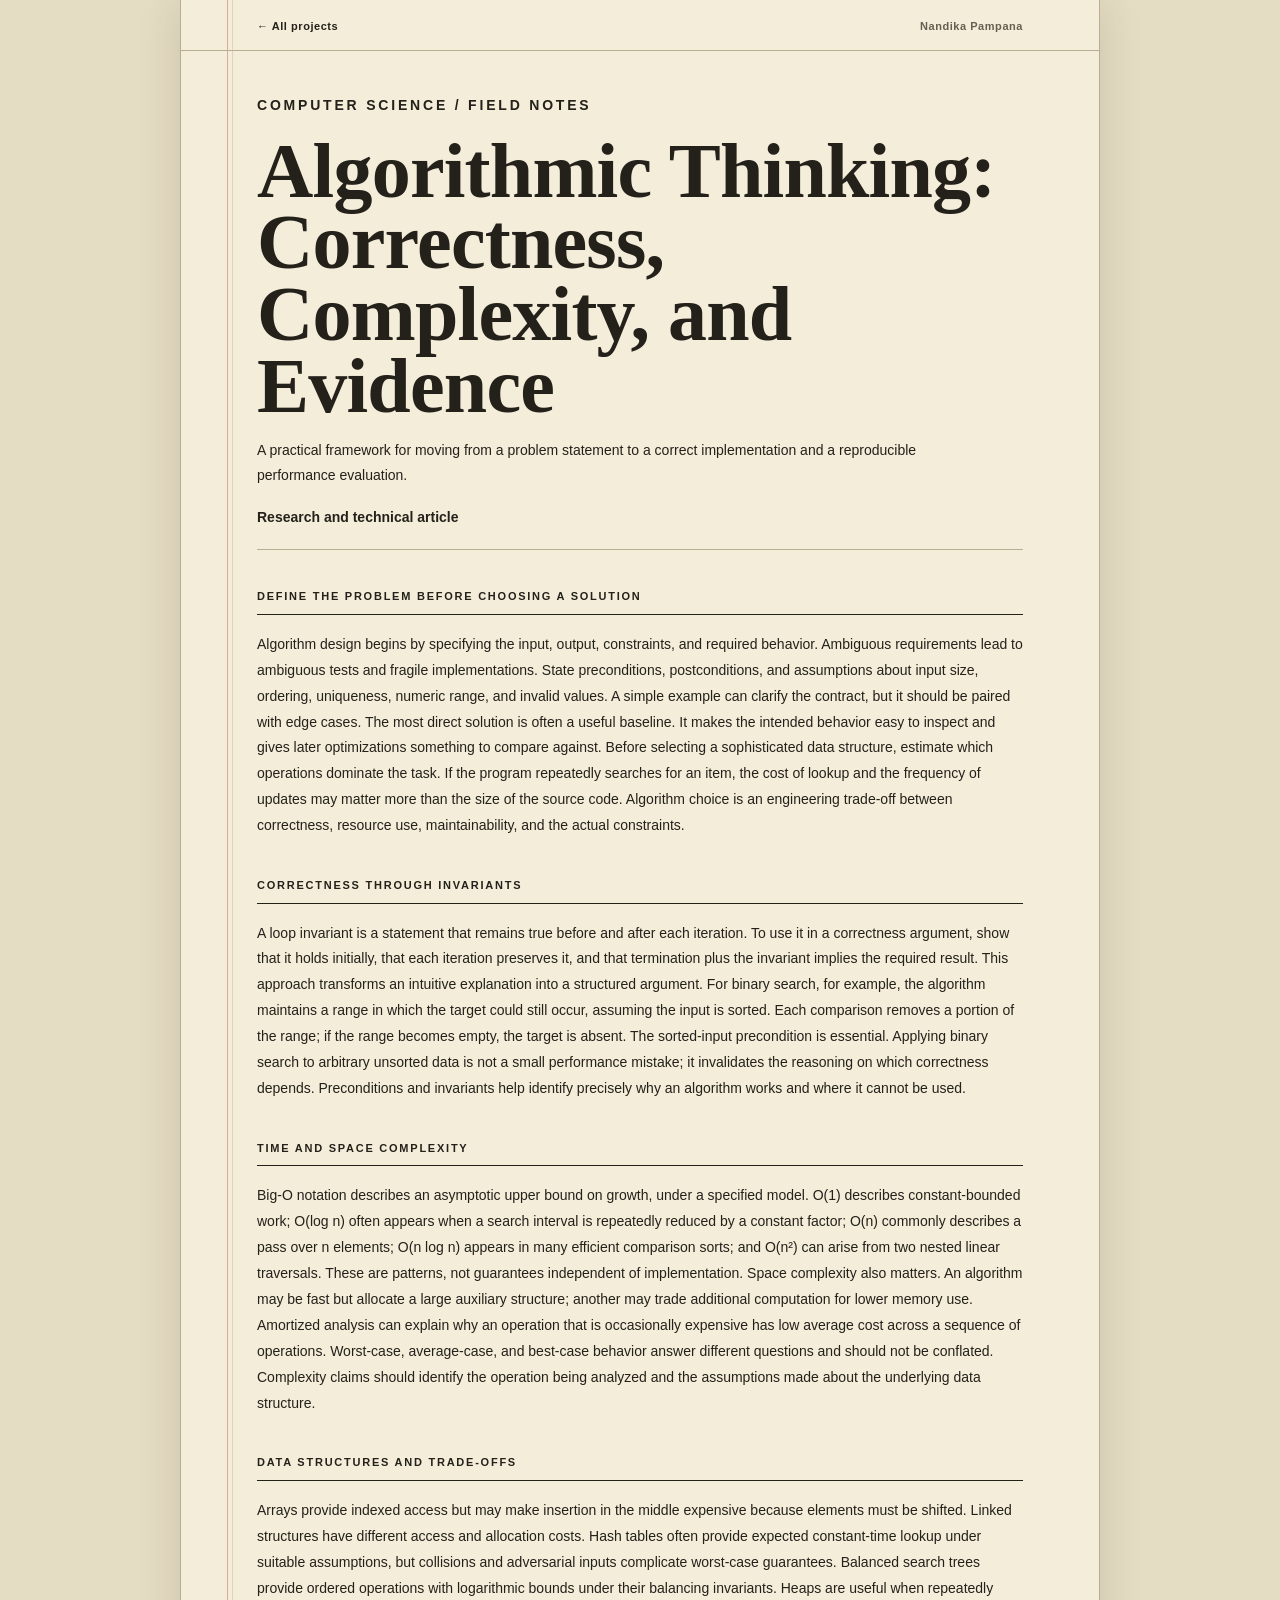
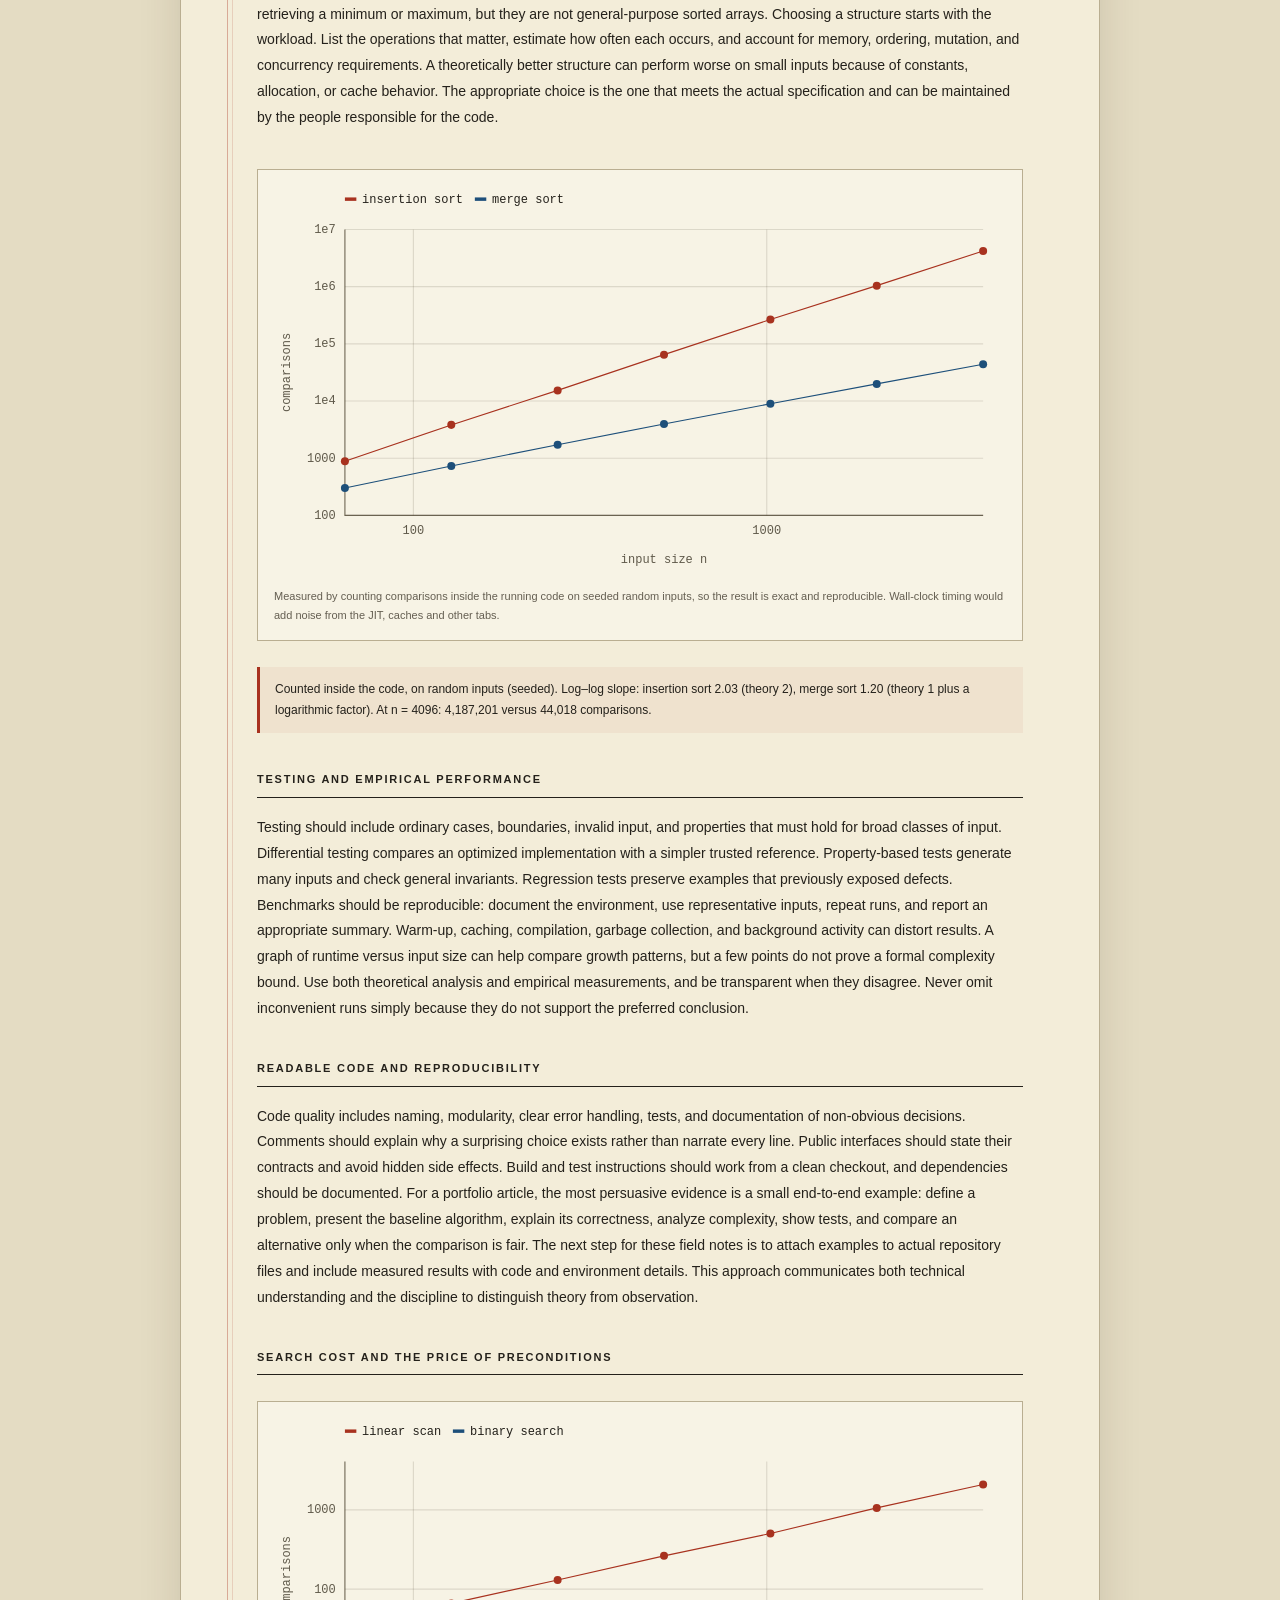
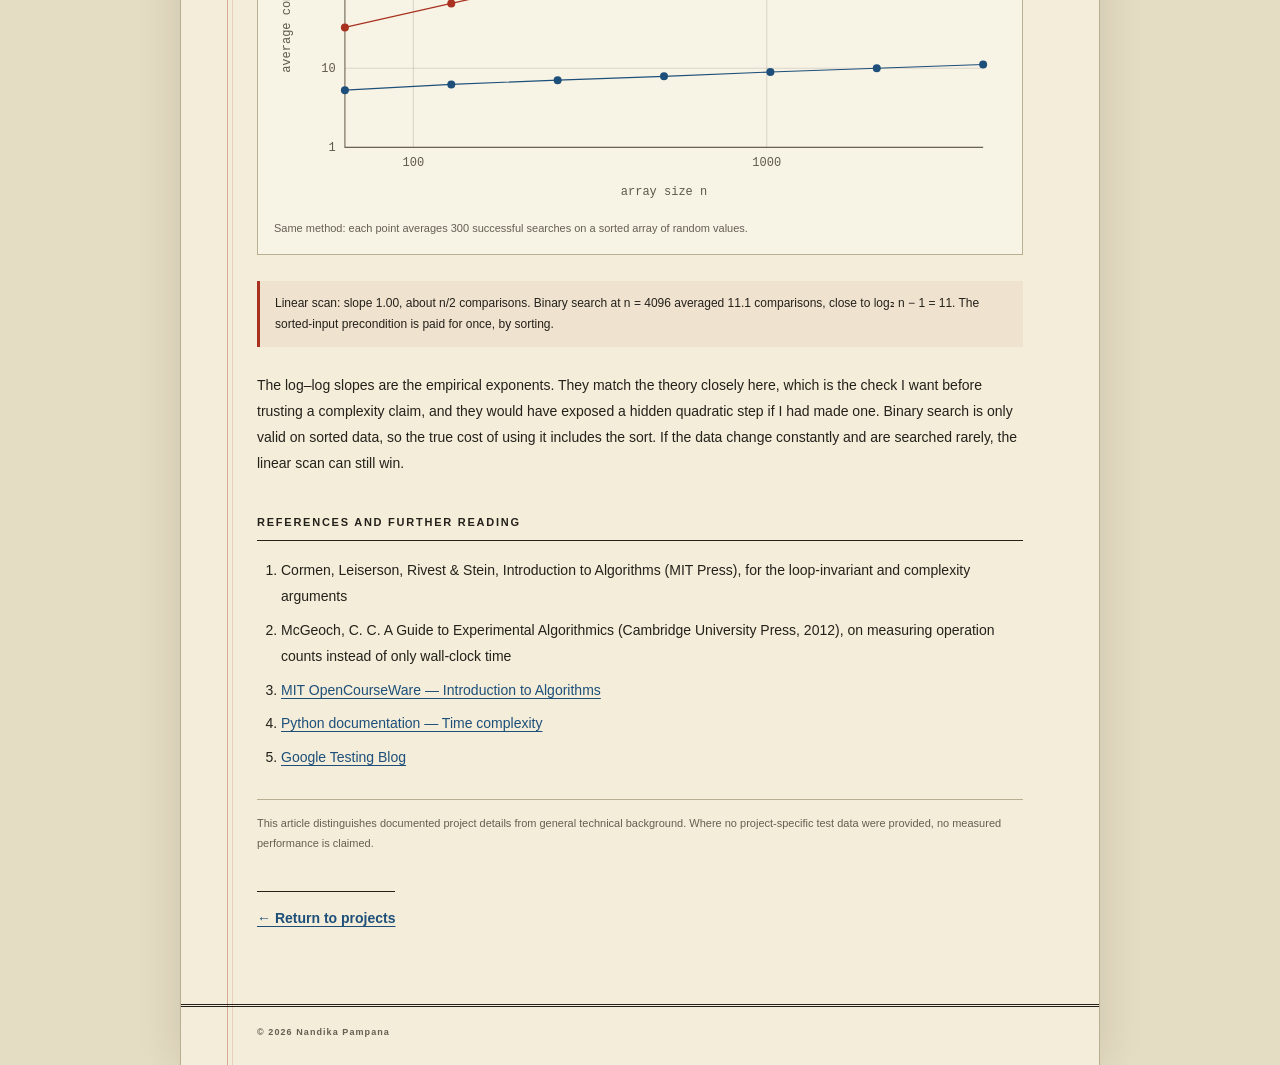
<file: articles/computing.html>
<!doctype html><html lang="en"><head><meta charset="utf-8"><meta name="viewport" content="width=device-width,initial-scale=1"><meta name="description" content="A practical framework for moving from a problem statement to a correct implementation and a reproducible performance evaluation."><title>Algorithmic Thinking: Correctness, Complexity, and Evidence — Nandika Pampana</title><link rel="stylesheet" href="../style.css"></head><body class="article-page"><header class="top"><a href="../index.html">← All projects</a><span>Nandika Pampana</span></header><main class="article"><p class="eyebrow">Computer science / FIELD NOTES</p><h1>Algorithmic Thinking: Correctness, Complexity, and Evidence</h1><p class="dek">A practical framework for moving from a problem statement to a correct implementation and a reproducible performance evaluation.</p><p class="source-link">Research and technical article</p><section><h2>Define the problem before choosing a solution</h2><p>Algorithm design begins by specifying the input, output, constraints, and required behavior. Ambiguous requirements lead to ambiguous tests and fragile implementations. State preconditions, postconditions, and assumptions about input size, ordering, uniqueness, numeric range, and invalid values. A simple example can clarify the contract, but it should be paired with edge cases.

The most direct solution is often a useful baseline. It makes the intended behavior easy to inspect and gives later optimizations something to compare against. Before selecting a sophisticated data structure, estimate which operations dominate the task. If the program repeatedly searches for an item, the cost of lookup and the frequency of updates may matter more than the size of the source code. Algorithm choice is an engineering trade-off between correctness, resource use, maintainability, and the actual constraints.</p></section><section><h2>Correctness through invariants</h2><p>A loop invariant is a statement that remains true before and after each iteration. To use it in a correctness argument, show that it holds initially, that each iteration preserves it, and that termination plus the invariant implies the required result. This approach transforms an intuitive explanation into a structured argument.

For binary search, for example, the algorithm maintains a range in which the target could still occur, assuming the input is sorted. Each comparison removes a portion of the range; if the range becomes empty, the target is absent. The sorted-input precondition is essential. Applying binary search to arbitrary unsorted data is not a small performance mistake; it invalidates the reasoning on which correctness depends. Preconditions and invariants help identify precisely why an algorithm works and where it cannot be used.</p></section><section><h2>Time and space complexity</h2><p>Big-O notation describes an asymptotic upper bound on growth, under a specified model. O(1) describes constant-bounded work; O(log n) often appears when a search interval is repeatedly reduced by a constant factor; O(n) commonly describes a pass over n elements; O(n log n) appears in many efficient comparison sorts; and O(n²) can arise from two nested linear traversals. These are patterns, not guarantees independent of implementation.

Space complexity also matters. An algorithm may be fast but allocate a large auxiliary structure; another may trade additional computation for lower memory use. Amortized analysis can explain why an operation that is occasionally expensive has low average cost across a sequence of operations. Worst-case, average-case, and best-case behavior answer different questions and should not be conflated. Complexity claims should identify the operation being analyzed and the assumptions made about the underlying data structure.</p></section><section><h2>Data structures and trade-offs</h2><p>Arrays provide indexed access but may make insertion in the middle expensive because elements must be shifted. Linked structures have different access and allocation costs. Hash tables often provide expected constant-time lookup under suitable assumptions, but collisions and adversarial inputs complicate worst-case guarantees. Balanced search trees provide ordered operations with logarithmic bounds under their balancing invariants. Heaps are useful when repeatedly retrieving a minimum or maximum, but they are not general-purpose sorted arrays.

Choosing a structure starts with the workload. List the operations that matter, estimate how often each occurs, and account for memory, ordering, mutation, and concurrency requirements. A theoretically better structure can perform worse on small inputs because of constants, allocation, or cache behavior. The appropriate choice is the one that meets the actual specification and can be maintained by the people responsible for the code.</p></section><figure class="figure"><div id="c-sort"></div><figcaption>Measured by counting comparisons inside the running code on seeded random inputs, so the result is exact and reproducible. Wall-clock timing would add noise from the JIT, caches and other tabs.</figcaption></figure><p class="readout" id="sort-read"></p><section><h2>Testing and empirical performance</h2><p>Testing should include ordinary cases, boundaries, invalid input, and properties that must hold for broad classes of input. Differential testing compares an optimized implementation with a simpler trusted reference. Property-based tests generate many inputs and check general invariants. Regression tests preserve examples that previously exposed defects.

Benchmarks should be reproducible: document the environment, use representative inputs, repeat runs, and report an appropriate summary. Warm-up, caching, compilation, garbage collection, and background activity can distort results. A graph of runtime versus input size can help compare growth patterns, but a few points do not prove a formal complexity bound. Use both theoretical analysis and empirical measurements, and be transparent when they disagree. Never omit inconvenient runs simply because they do not support the preferred conclusion.</p></section><section><h2>Readable code and reproducibility</h2><p>Code quality includes naming, modularity, clear error handling, tests, and documentation of non-obvious decisions. Comments should explain why a surprising choice exists rather than narrate every line. Public interfaces should state their contracts and avoid hidden side effects. Build and test instructions should work from a clean checkout, and dependencies should be documented.

For a portfolio article, the most persuasive evidence is a small end-to-end example: define a problem, present the baseline algorithm, explain its correctness, analyze complexity, show tests, and compare an alternative only when the comparison is fair. The next step for these field notes is to attach examples to actual repository files and include measured results with code and environment details. This approach communicates both technical understanding and the discipline to distinguish theory from observation.</p></section><section><h2>Search cost and the price of preconditions</h2><figure class="figure"><div id="c-search"></div><figcaption>Same method: each point averages 300 successful searches on a sorted array of random values.</figcaption></figure><p class="readout" id="search-read"></p><p>The log–log slopes are the empirical exponents. They match the theory closely here, which is the check I want before trusting a complexity claim, and they would have exposed a hidden quadratic step if I had made one. Binary search is only valid on sorted data, so the true cost of using it includes the sort. If the data change constantly and are searched rarely, the linear scan can still win.</p></section>
<section class="references"><h2>References and further reading</h2><ol><li>Cormen, Leiserson, Rivest &amp; Stein, Introduction to Algorithms (MIT Press), for the loop-invariant and complexity arguments</li><li>McGeoch, C. C. A Guide to Experimental Algorithmics (Cambridge University Press, 2012), on measuring operation counts instead of only wall-clock time</li><li><a href="https://ocw.mit.edu/courses/6-006-introduction-to-algorithms-spring-2020/" target="_blank" rel="noopener noreferrer">MIT OpenCourseWare — Introduction to Algorithms</a></li><li><a href="https://wiki.python.org/moin/TimeComplexity" target="_blank" rel="noopener noreferrer">Python documentation — Time complexity</a></li><li><a href="https://testing.googleblog.com/" target="_blank" rel="noopener noreferrer">Google Testing Blog</a></li></ol><p class="disclaimer">This article distinguishes documented project details from general technical background. Where no project-specific test data were provided, no measured performance is claimed.</p></section><p class="back"><a href="../index.html">← Return to projects</a></p></main><footer>© 2026 Nandika Pampana</footer><script src="../charts.js"></script><script>
(() => {
  const r = NP.rng(3), ins = a => { let c = 0; for (let i = 1; i < a.length; i++) { const k = a[i]; let j = i - 1; while (j >= 0) { c++; if (a[j] > k) { a[j + 1] = a[j]; j--; } else break; } a[j + 1] = k; } return c; };
  const ms = (a, c) => { if (a.length < 2) return a; const m = a.length >> 1, l = ms(a.slice(0, m), c), q = ms(a.slice(m), c), o = []; let i = 0, j = 0; while (i < l.length && j < q.length) { c.n++; o.push(l[i] <= q[j] ? l[i++] : q[j++]); } return o.concat(l.slice(i), q.slice(j)); };
  const ns = [64, 128, 256, 512, 1024, 2048, 4096], I = [], M = [], BS = [], LS = [];
  ns.forEach(n => { const a = Array.from({ length: n }, () => r()); I.push(ins(a.slice())); const c = { n: 0 }; ms(a.slice(), c); M.push(c.n);
    const s = a.slice().sort((p, q) => p - q); let b = 0, l = 0; const Q = 300;
    for (let k = 0; k < Q; k++) { const tg = s[Math.floor(r() * n)]; let lo = 0, hi = n - 1; while (lo <= hi) { b++; const mid = (lo + hi) >> 1; if (s[mid] === tg) break; s[mid] < tg ? lo = mid + 1 : hi = mid - 1; } l += s.indexOf(tg) + 1; }
    BS.push(b / Q); LS.push(l / Q); });
  const sl = y => NP.fit(ns.map(Math.log), y.map(Math.log)).slope;
  NP.plot(document.getElementById('c-sort'), { title: 'Measured comparison counts for two sorting algorithms', xl: 'input size n', yl: 'comparisons', logx: true, logy: true, xlim: [64, 4096], ylim: [100, 1e7],
    series: [{ n: 'insertion sort', x: ns, y: I, c: '#a8321f', pts: true }, { n: 'merge sort', x: ns, y: M, c: '#1d4f7a', pts: true }, { x: ns, y: I, c: '#a8321f', w: 1 }, { x: ns, y: M, c: '#1d4f7a', w: 1 }] });
  document.getElementById('sort-read').textContent = `Counted inside the code, on random inputs (seeded). Log–log slope: insertion sort ${sl(I).toFixed(2)} (theory 2), merge sort ${sl(M).toFixed(2)} (theory 1 plus a logarithmic factor). At n = 4096: ${I[6].toLocaleString()} versus ${M[6].toLocaleString()} comparisons.`;
  NP.plot(document.getElementById('c-search'), { title: 'Average comparisons per successful search', xl: 'array size n', yl: 'average comparisons', logx: true, logy: true, xlim: [64, 4096], ylim: [1, 4096],
    series: [{ n: 'linear scan', x: ns, y: LS, c: '#a8321f', pts: true }, { n: 'binary search', x: ns, y: BS, c: '#1d4f7a', pts: true }, { x: ns, y: LS, c: '#a8321f', w: 1 }, { x: ns, y: BS, c: '#1d4f7a', w: 1 }] });
  document.getElementById('search-read').textContent = `Linear scan: slope ${sl(LS).toFixed(2)}, about n/2 comparisons. Binary search at n = 4096 averaged ${BS[6].toFixed(1)} comparisons, close to log₂ n − 1 = 11. The sorted-input precondition is paid for once, by sorting.`;
})();
</script></body></html>
</file>
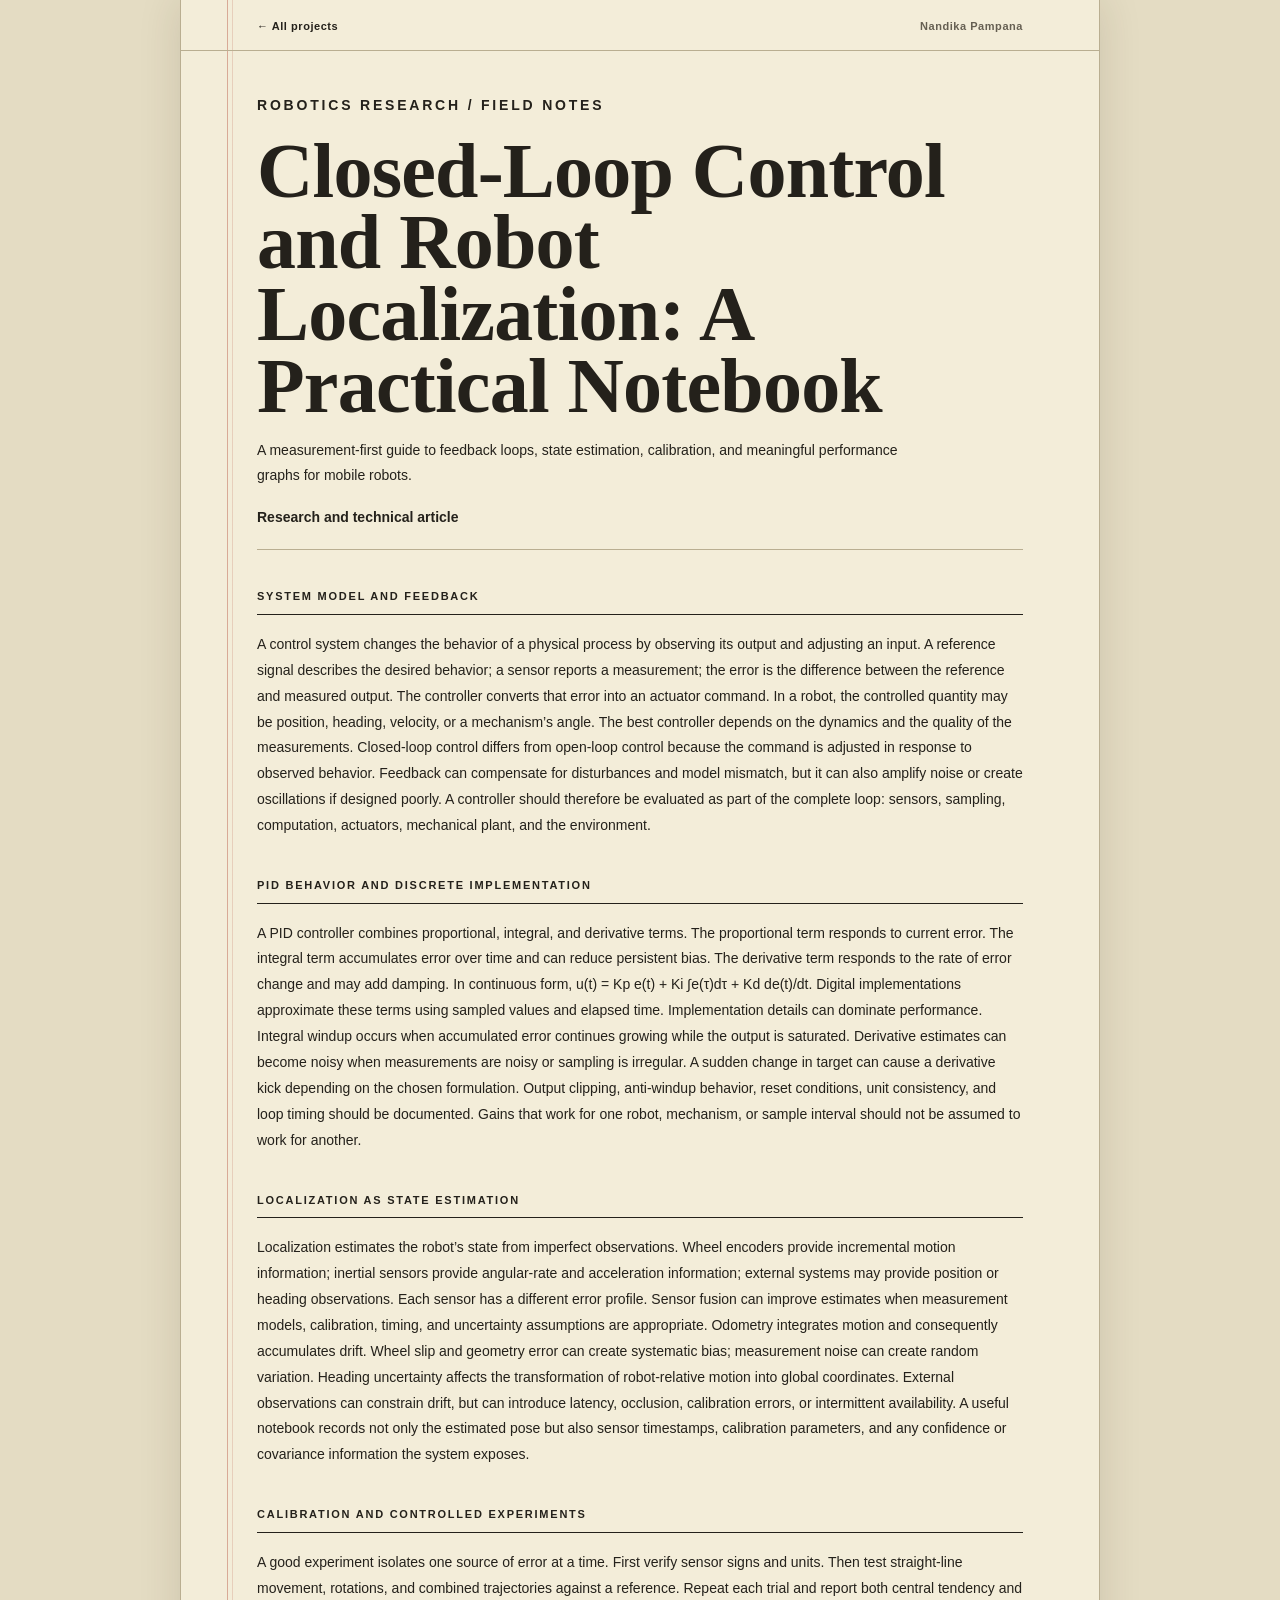
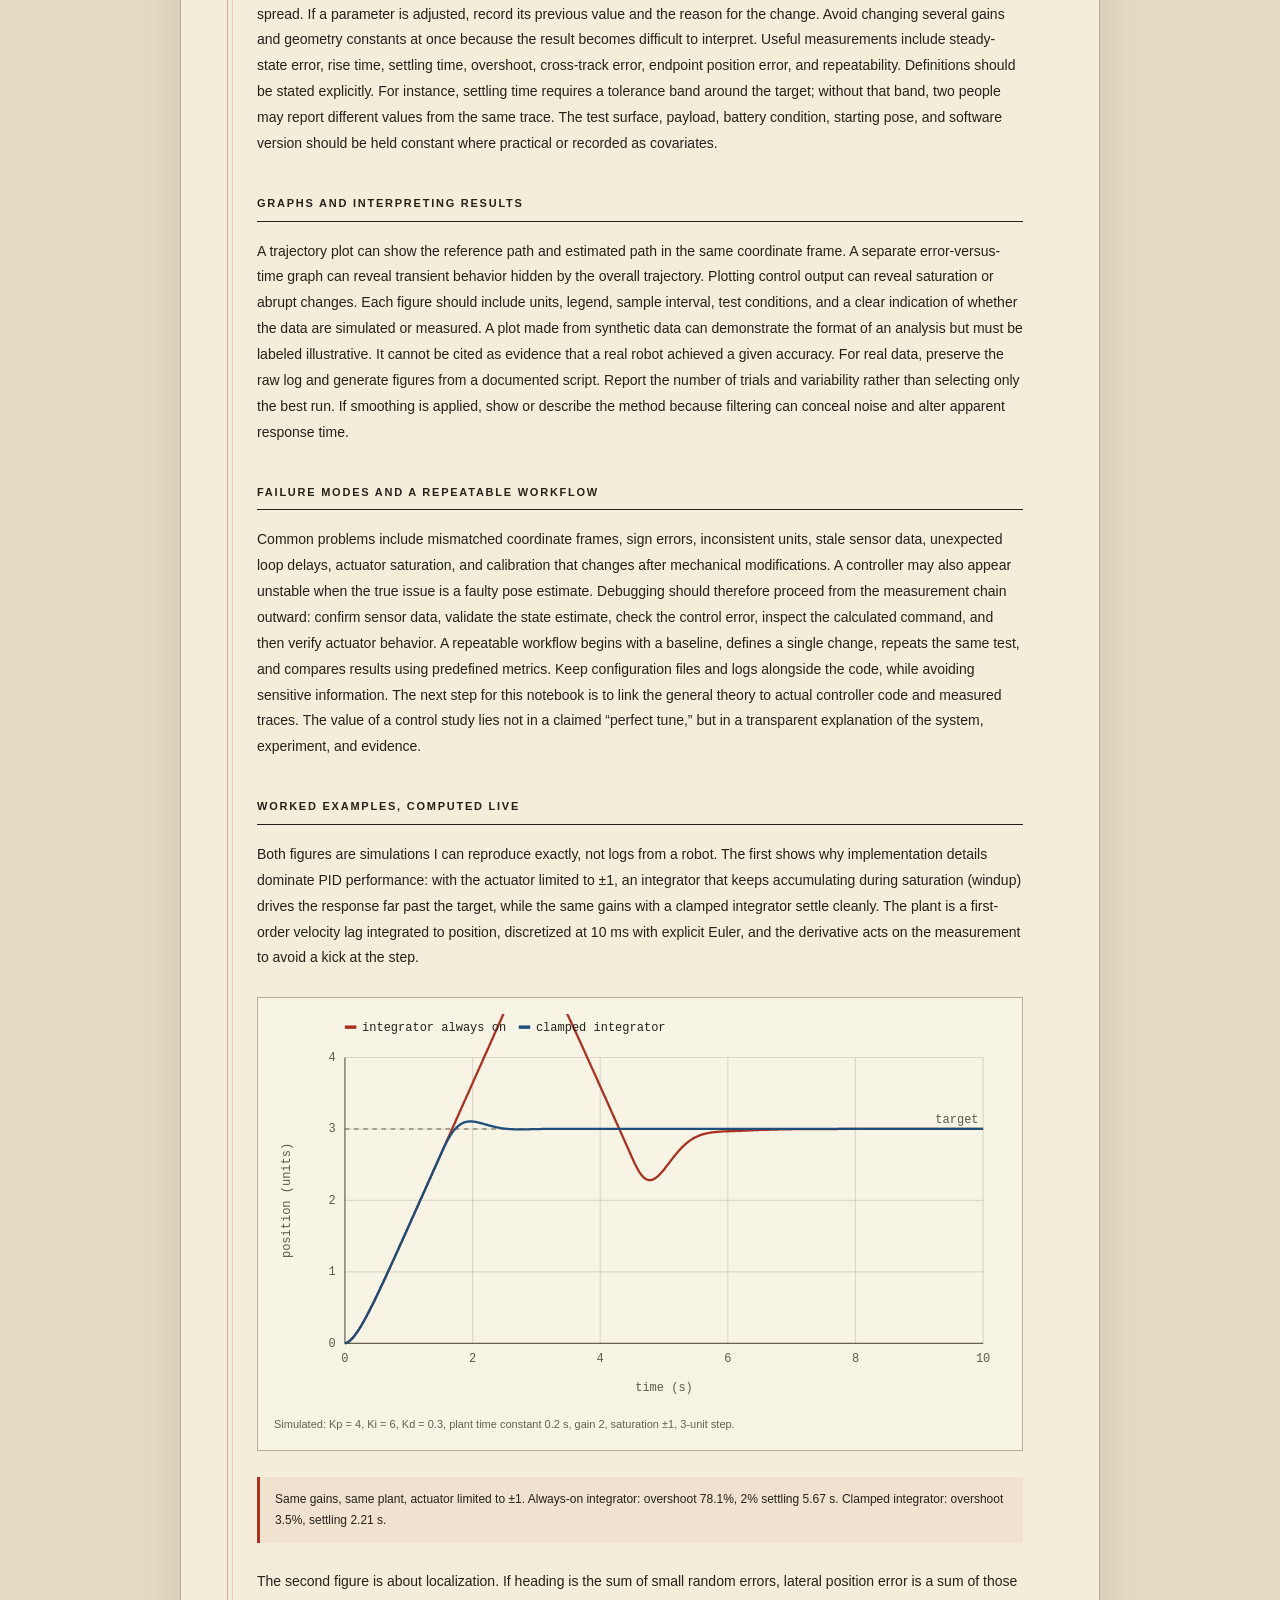
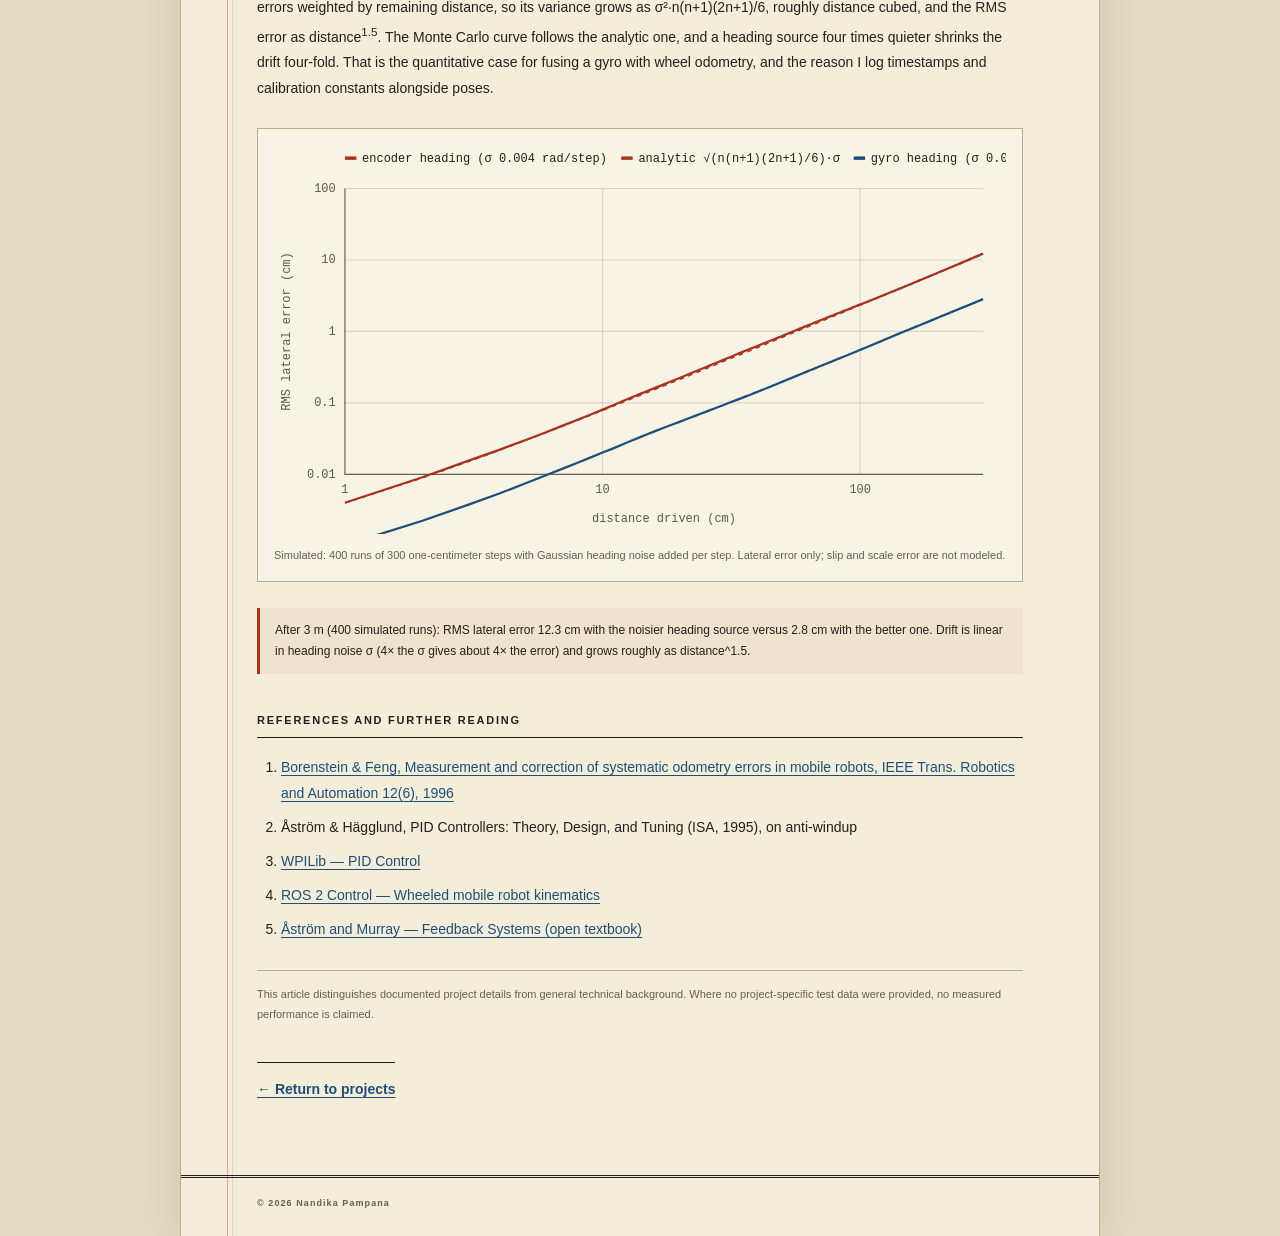
<file: articles/control.html>
<!doctype html><html lang="en"><head><meta charset="utf-8"><meta name="viewport" content="width=device-width,initial-scale=1"><meta name="description" content="A measurement-first guide to feedback loops, state estimation, calibration, and meaningful performance graphs for mobile robots."><title>Closed-Loop Control and Robot Localization: A Practical Notebook — Nandika Pampana</title><link rel="stylesheet" href="../style.css"></head><body class="article-page"><header class="top"><a href="../index.html">← All projects</a><span>Nandika Pampana</span></header><main class="article"><p class="eyebrow">Robotics research / FIELD NOTES</p><h1>Closed-Loop Control and Robot Localization: A Practical Notebook</h1><p class="dek">A measurement-first guide to feedback loops, state estimation, calibration, and meaningful performance graphs for mobile robots.</p><p class="source-link">Research and technical article</p><section><h2>System model and feedback</h2><p>A control system changes the behavior of a physical process by observing its output and adjusting an input. A reference signal describes the desired behavior; a sensor reports a measurement; the error is the difference between the reference and measured output. The controller converts that error into an actuator command. In a robot, the controlled quantity may be position, heading, velocity, or a mechanism’s angle. The best controller depends on the dynamics and the quality of the measurements.

Closed-loop control differs from open-loop control because the command is adjusted in response to observed behavior. Feedback can compensate for disturbances and model mismatch, but it can also amplify noise or create oscillations if designed poorly. A controller should therefore be evaluated as part of the complete loop: sensors, sampling, computation, actuators, mechanical plant, and the environment.</p></section><section><h2>PID behavior and discrete implementation</h2><p>A PID controller combines proportional, integral, and derivative terms. The proportional term responds to current error. The integral term accumulates error over time and can reduce persistent bias. The derivative term responds to the rate of error change and may add damping. In continuous form, u(t) = Kp e(t) + Ki ∫e(τ)dτ + Kd de(t)/dt. Digital implementations approximate these terms using sampled values and elapsed time.

Implementation details can dominate performance. Integral windup occurs when accumulated error continues growing while the output is saturated. Derivative estimates can become noisy when measurements are noisy or sampling is irregular. A sudden change in target can cause a derivative kick depending on the chosen formulation. Output clipping, anti-windup behavior, reset conditions, unit consistency, and loop timing should be documented. Gains that work for one robot, mechanism, or sample interval should not be assumed to work for another.</p></section><section><h2>Localization as state estimation</h2><p>Localization estimates the robot’s state from imperfect observations. Wheel encoders provide incremental motion information; inertial sensors provide angular-rate and acceleration information; external systems may provide position or heading observations. Each sensor has a different error profile. Sensor fusion can improve estimates when measurement models, calibration, timing, and uncertainty assumptions are appropriate.

Odometry integrates motion and consequently accumulates drift. Wheel slip and geometry error can create systematic bias; measurement noise can create random variation. Heading uncertainty affects the transformation of robot-relative motion into global coordinates. External observations can constrain drift, but can introduce latency, occlusion, calibration errors, or intermittent availability. A useful notebook records not only the estimated pose but also sensor timestamps, calibration parameters, and any confidence or covariance information the system exposes.</p></section><section><h2>Calibration and controlled experiments</h2><p>A good experiment isolates one source of error at a time. First verify sensor signs and units. Then test straight-line movement, rotations, and combined trajectories against a reference. Repeat each trial and report both central tendency and spread. If a parameter is adjusted, record its previous value and the reason for the change. Avoid changing several gains and geometry constants at once because the result becomes difficult to interpret.

Useful measurements include steady-state error, rise time, settling time, overshoot, cross-track error, endpoint position error, and repeatability. Definitions should be stated explicitly. For instance, settling time requires a tolerance band around the target; without that band, two people may report different values from the same trace. The test surface, payload, battery condition, starting pose, and software version should be held constant where practical or recorded as covariates.</p></section><section><h2>Graphs and interpreting results</h2><p>A trajectory plot can show the reference path and estimated path in the same coordinate frame. A separate error-versus-time graph can reveal transient behavior hidden by the overall trajectory. Plotting control output can reveal saturation or abrupt changes. Each figure should include units, legend, sample interval, test conditions, and a clear indication of whether the data are simulated or measured.

A plot made from synthetic data can demonstrate the format of an analysis but must be labeled illustrative. It cannot be cited as evidence that a real robot achieved a given accuracy. For real data, preserve the raw log and generate figures from a documented script. Report the number of trials and variability rather than selecting only the best run. If smoothing is applied, show or describe the method because filtering can conceal noise and alter apparent response time.</p></section><section><h2>Failure modes and a repeatable workflow</h2><p>Common problems include mismatched coordinate frames, sign errors, inconsistent units, stale sensor data, unexpected loop delays, actuator saturation, and calibration that changes after mechanical modifications. A controller may also appear unstable when the true issue is a faulty pose estimate. Debugging should therefore proceed from the measurement chain outward: confirm sensor data, validate the state estimate, check the control error, inspect the calculated command, and then verify actuator behavior.

A repeatable workflow begins with a baseline, defines a single change, repeats the same test, and compares results using predefined metrics. Keep configuration files and logs alongside the code, while avoiding sensitive information. The next step for this notebook is to link the general theory to actual controller code and measured traces. The value of a control study lies not in a claimed “perfect tune,” but in a transparent explanation of the system, experiment, and evidence.</p></section><section><h2>Worked examples, computed live</h2><p>Both figures are simulations I can reproduce exactly, not logs from a robot. The first shows why implementation details dominate PID performance: with the actuator limited to ±1, an integrator that keeps accumulating during saturation (windup) drives the response far past the target, while the same gains with a clamped integrator settle cleanly. The plant is a first-order velocity lag integrated to position, discretized at 10 ms with explicit Euler, and the derivative acts on the measurement to avoid a kick at the step.</p><figure class="figure"><div id="c-pid"></div><figcaption>Simulated: Kp = 4, Ki = 6, Kd = 0.3, plant time constant 0.2 s, gain 2, saturation ±1, 3-unit step.</figcaption></figure><p class="readout" id="pid-read"></p><p>The second figure is about localization. If heading is the sum of small random errors, lateral position error is a sum of those errors weighted by remaining distance, so its variance grows as σ²·n(n+1)(2n+1)/6, roughly distance cubed, and the RMS error as distance<sup>1.5</sup>. The Monte Carlo curve follows the analytic one, and a heading source four times quieter shrinks the drift four-fold. That is the quantitative case for fusing a gyro with wheel odometry, and the reason I log timestamps and calibration constants alongside poses.</p><figure class="figure"><div id="c-odo"></div><figcaption>Simulated: 400 runs of 300 one-centimeter steps with Gaussian heading noise added per step. Lateral error only; slip and scale error are not modeled.</figcaption></figure><p class="readout" id="odo-read"></p></section>
<section class="references"><h2>References and further reading</h2><ol><li><a href="https://doi.org/10.1109/70.544770" target="_blank" rel="noopener noreferrer">Borenstein &amp; Feng, Measurement and correction of systematic odometry errors in mobile robots, IEEE Trans. Robotics and Automation 12(6), 1996</a></li><li>Åström &amp; Hägglund, PID Controllers: Theory, Design, and Tuning (ISA, 1995), on anti-windup</li><li><a href="https://docs.wpilib.org/en/stable/docs/software/advanced-controls/controllers/pidcontroller.html" target="_blank" rel="noopener noreferrer">WPILib — PID Control</a></li><li><a href="https://control.ros.org/master/doc/ros2_controllers/doc/mobile_robot_kinematics.html" target="_blank" rel="noopener noreferrer">ROS 2 Control — Wheeled mobile robot kinematics</a></li><li><a href="https://fbsbook.org/" target="_blank" rel="noopener noreferrer">Åström and Murray — Feedback Systems (open textbook)</a></li></ol><p class="disclaimer">This article distinguishes documented project details from general technical background. Where no project-specific test data were provided, no measured performance is claimed.</p></section><p class="back"><a href="../index.html">← Return to projects</a></p></main><footer>© 2026 Nandika Pampana</footer><script src="../charts.js"></script><script>
(() => {
  const sim = (aw) => { const dt = .01, R = 3, Kp = 4, Ki = 6, Kd = .3, tau = .2, G = 2; let x = 0, v = 0, I = 0, pm = 0; const T = [], X = []; let u0, u;
    for (let i = 0; i <= 1000; i++) { const e = R - x, d = -(x - pm) / dt; pm = x; u0 = Kp * e + Ki * I + Kd * d; u = Math.max(-1, Math.min(1, u0));
      if (!aw || u === u0) I += e * dt; v += dt * (-v + G * u) / tau; x += dt * v; T.push(i * dt); X.push(x); }
    const mx = Math.max(...X); let ts = 0; X.forEach((p, i) => { if (Math.abs(p - R) > .02 * R) ts = T[i]; });
    return { T, X, os: 100 * (mx - R) / R, ts }; };
  const A = sim(false), B = sim(true);
  NP.plot(document.getElementById('c-pid'), { title: 'Simulated PID step response with and without anti-windup', xl: 'time (s)', yl: 'position (units)', xlim: [0, 10], ylim: [0, 4],
    hl: [{ y: 3, t: 'target' }], series: [{ n: 'integrator always on', x: A.T, y: A.X, c: '#a8321f' }, { n: 'clamped integrator', x: B.T, y: B.X, c: '#1d4f7a' }] });
  document.getElementById('pid-read').textContent = `Same gains, same plant, actuator limited to ±1. Always-on integrator: overshoot ${A.os.toFixed(1)}%, 2% settling ${A.ts>9.9?'not reached in 10 s':A.ts.toFixed(2)+' s'}. Clamped integrator: overshoot ${B.os.toFixed(1)}%, settling ${B.ts.toFixed(2)} s.`;
  const g = NP.gauss(NP.rng(5)), N = 300, runs = 400, s = 1;
  const drift = sg => { const acc = Array(N).fill(0); for (let k = 0; k < runs; k++) { let th = 0, y = 0; for (let i = 0; i < N; i++) { th += sg * g(); y += s * Math.sin(th); acc[i] += y * y; } } return acc.map(v => Math.sqrt(v / runs)); };
  const d = [...Array(N).keys()].map(i => i + 1), enc = drift(.004), gyro = drift(.001), th = d.map(n => .004 * Math.sqrt(n * (n + 1) * (2 * n + 1) / 6));
  NP.plot(document.getElementById('c-odo'), { title: 'Monte Carlo dead-reckoning lateral error versus distance', xl: 'distance driven (cm)', yl: 'RMS lateral error (cm)', xlim: [1, 300], ylim: [0.01, 100], logx: true, logy: true,
    series: [{ n: 'encoder heading (σ 0.004 rad/step)', x: d, y: enc, c: '#a8321f' }, { n: 'analytic √(n(n+1)(2n+1)/6)·σ', x: d, y: th, c: '#a8321f', d: '4 4', w: 1.2 }, { n: 'gyro heading (σ 0.001)', x: d, y: gyro, c: '#1d4f7a' }] });
  document.getElementById('odo-read').textContent = `After 3 m (${runs} simulated runs): RMS lateral error ${enc[N - 1].toFixed(1)} cm with the noisier heading source versus ${gyro[N - 1].toFixed(1)} cm with the better one. Drift is linear in heading noise σ (4× the σ gives about 4× the error) and grows roughly as distance^1.5.`;
})();
</script></body></html>
</file>
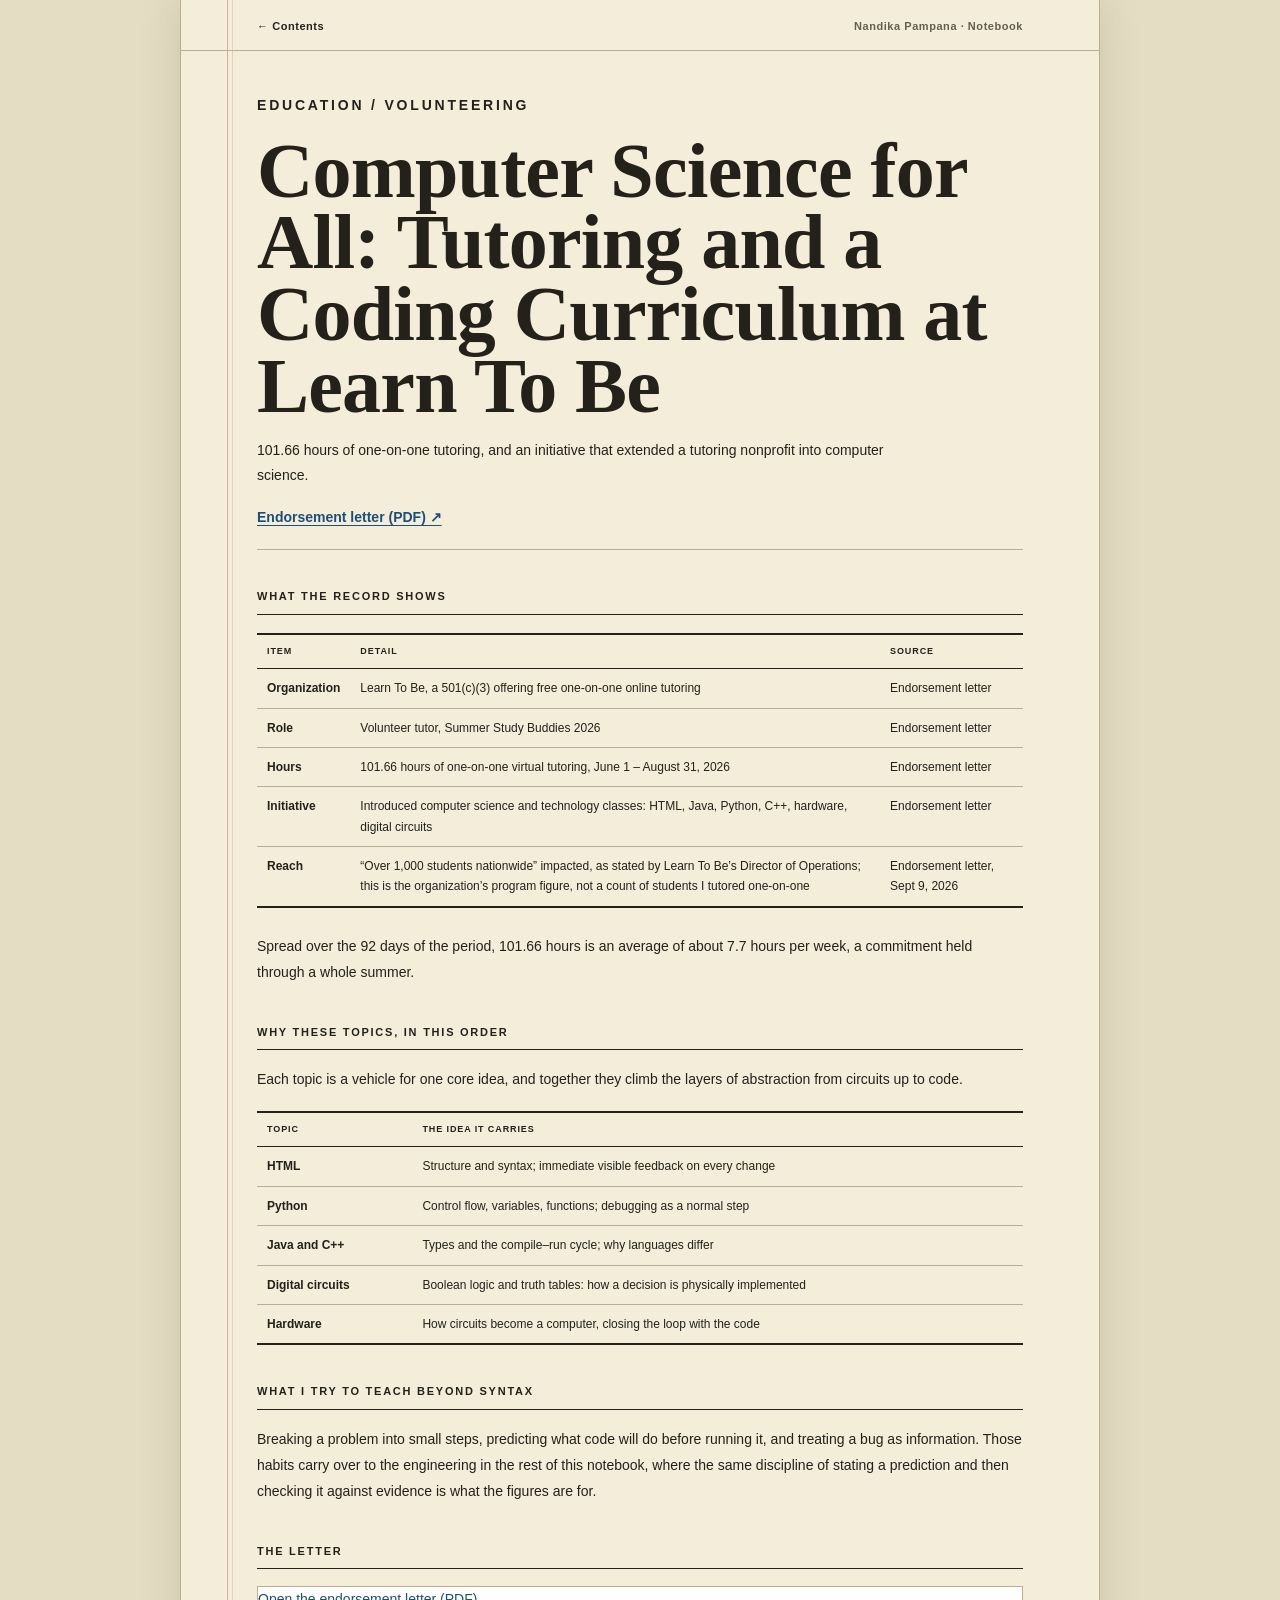
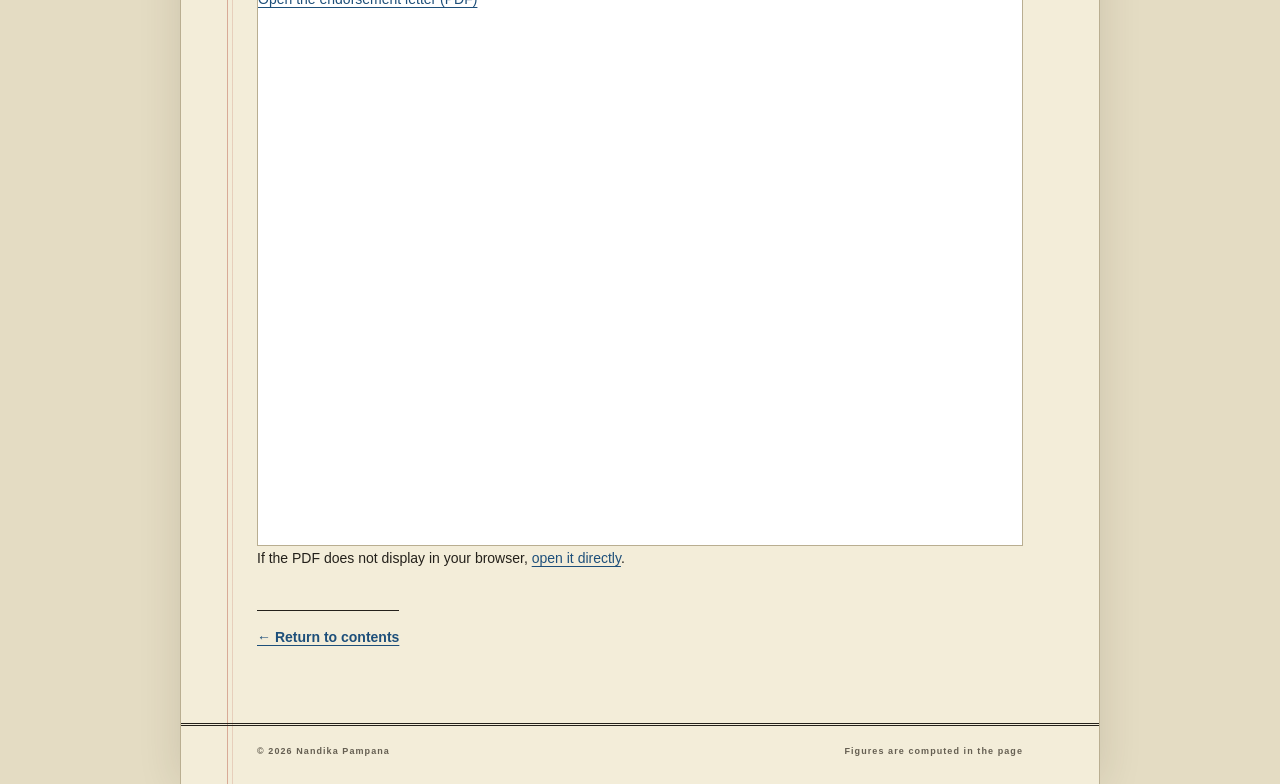
<file: articles/education.html>
<!doctype html><html lang="en"><head><meta charset="utf-8"><meta name="viewport" content="width=device-width,initial-scale=1"><meta name="description" content="101.66 hours of one-on-one tutoring, and an initiative that extended a tutoring nonprofit into computer science."><title>Computer Science for All: Tutoring and a Coding Curriculum at Learn To Be — Nandika Pampana</title><link rel="stylesheet" href="../style.css"></head><body class="article-page"><header class="top"><a href="../index.html">← Contents</a><span>Nandika Pampana · Notebook</span></header><main class="article"><p class="eyebrow">Education / VOLUNTEERING</p><h1>Computer Science for All: Tutoring and a Coding Curriculum at Learn To Be</h1><p class="dek">101.66 hours of one-on-one tutoring, and an initiative that extended a tutoring nonprofit into computer science.</p><p class="source-link"><a href="../Learn To Be Endorsement.pdf" target="_blank" rel="noopener noreferrer">Endorsement letter (PDF) ↗</a></p><section><h2>What the record shows</h2><table class="tbl"><tr><th>Item</th><th>Detail</th><th>Source</th></tr><tr><td>Organization</td><td>Learn To Be, a 501(c)(3) offering free one-on-one online tutoring</td><td>Endorsement letter</td></tr><tr><td>Role</td><td>Volunteer tutor, Summer Study Buddies 2026</td><td>Endorsement letter</td></tr><tr><td>Hours</td><td>101.66 hours of one-on-one virtual tutoring, June 1 – August 31, 2026</td><td>Endorsement letter</td></tr><tr><td>Initiative</td><td>Introduced computer science and technology classes: HTML, Java, Python, C++, hardware, digital circuits</td><td>Endorsement letter</td></tr><tr><td>Reach</td><td>“Over 1,000 students nationwide” impacted, as stated by Learn To Be’s Director of Operations; this is the organization’s program figure, not a count of students I tutored one-on-one</td><td>Endorsement letter, Sept 9, 2026</td></tr></table><p>Spread over the 92 days of the period, 101.66 hours is an average of about 7.7 hours per week, a commitment held through a whole summer.</p></section>
<section><h2>Why these topics, in this order</h2><p>Each topic is a vehicle for one core idea, and together they climb the layers of abstraction from circuits up to code.</p><table class="tbl"><tr><th>Topic</th><th>The idea it carries</th></tr><tr><td>HTML</td><td>Structure and syntax; immediate visible feedback on every change</td></tr><tr><td>Python</td><td>Control flow, variables, functions; debugging as a normal step</td></tr><tr><td>Java and C++</td><td>Types and the compile–run cycle; why languages differ</td></tr><tr><td>Digital circuits</td><td>Boolean logic and truth tables: how a decision is physically implemented</td></tr><tr><td>Hardware</td><td>How circuits become a computer, closing the loop with the code</td></tr></table></section>
<section><h2>What I try to teach beyond syntax</h2><p>Breaking a problem into small steps, predicting what code will do before running it, and treating a bug as information. Those habits carry over to the engineering in the rest of this notebook, where the same discipline of stating a prediction and then checking it against evidence is what the figures are for.</p></section>
<section><h2>The letter</h2><object class="pdf" data="../Learn To Be Endorsement.pdf" type="application/pdf"><p><a href="../Learn To Be Endorsement.pdf" target="_blank" rel="noopener noreferrer">Open the endorsement letter (PDF)</a></p></object><p class="small-note">If the PDF does not display in your browser, <a href="../Learn To Be Endorsement.pdf" target="_blank" rel="noopener noreferrer">open it directly</a>.</p></section><p class="back"><a href="../index.html">← Return to contents</a></p></main><footer><span>© 2026 Nandika Pampana</span><span>Figures are computed in the page</span></footer></body></html>
</file>
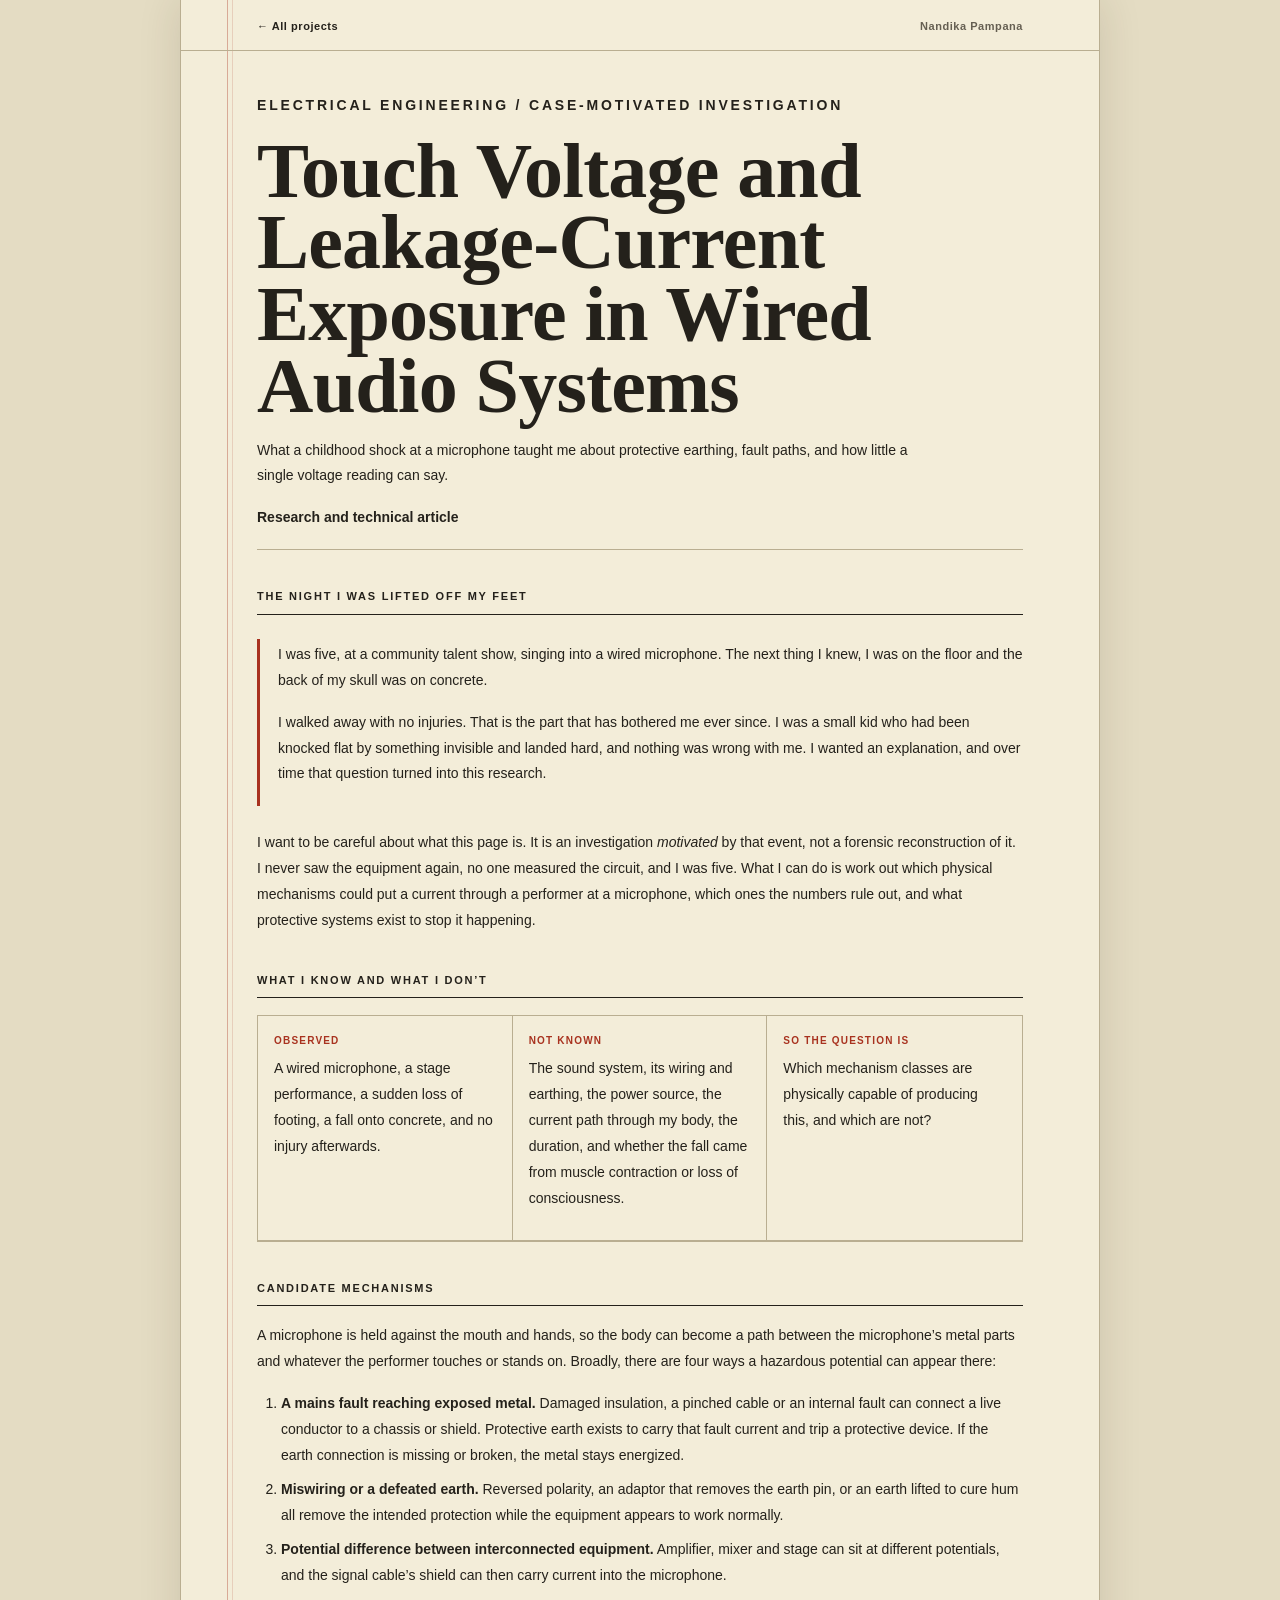
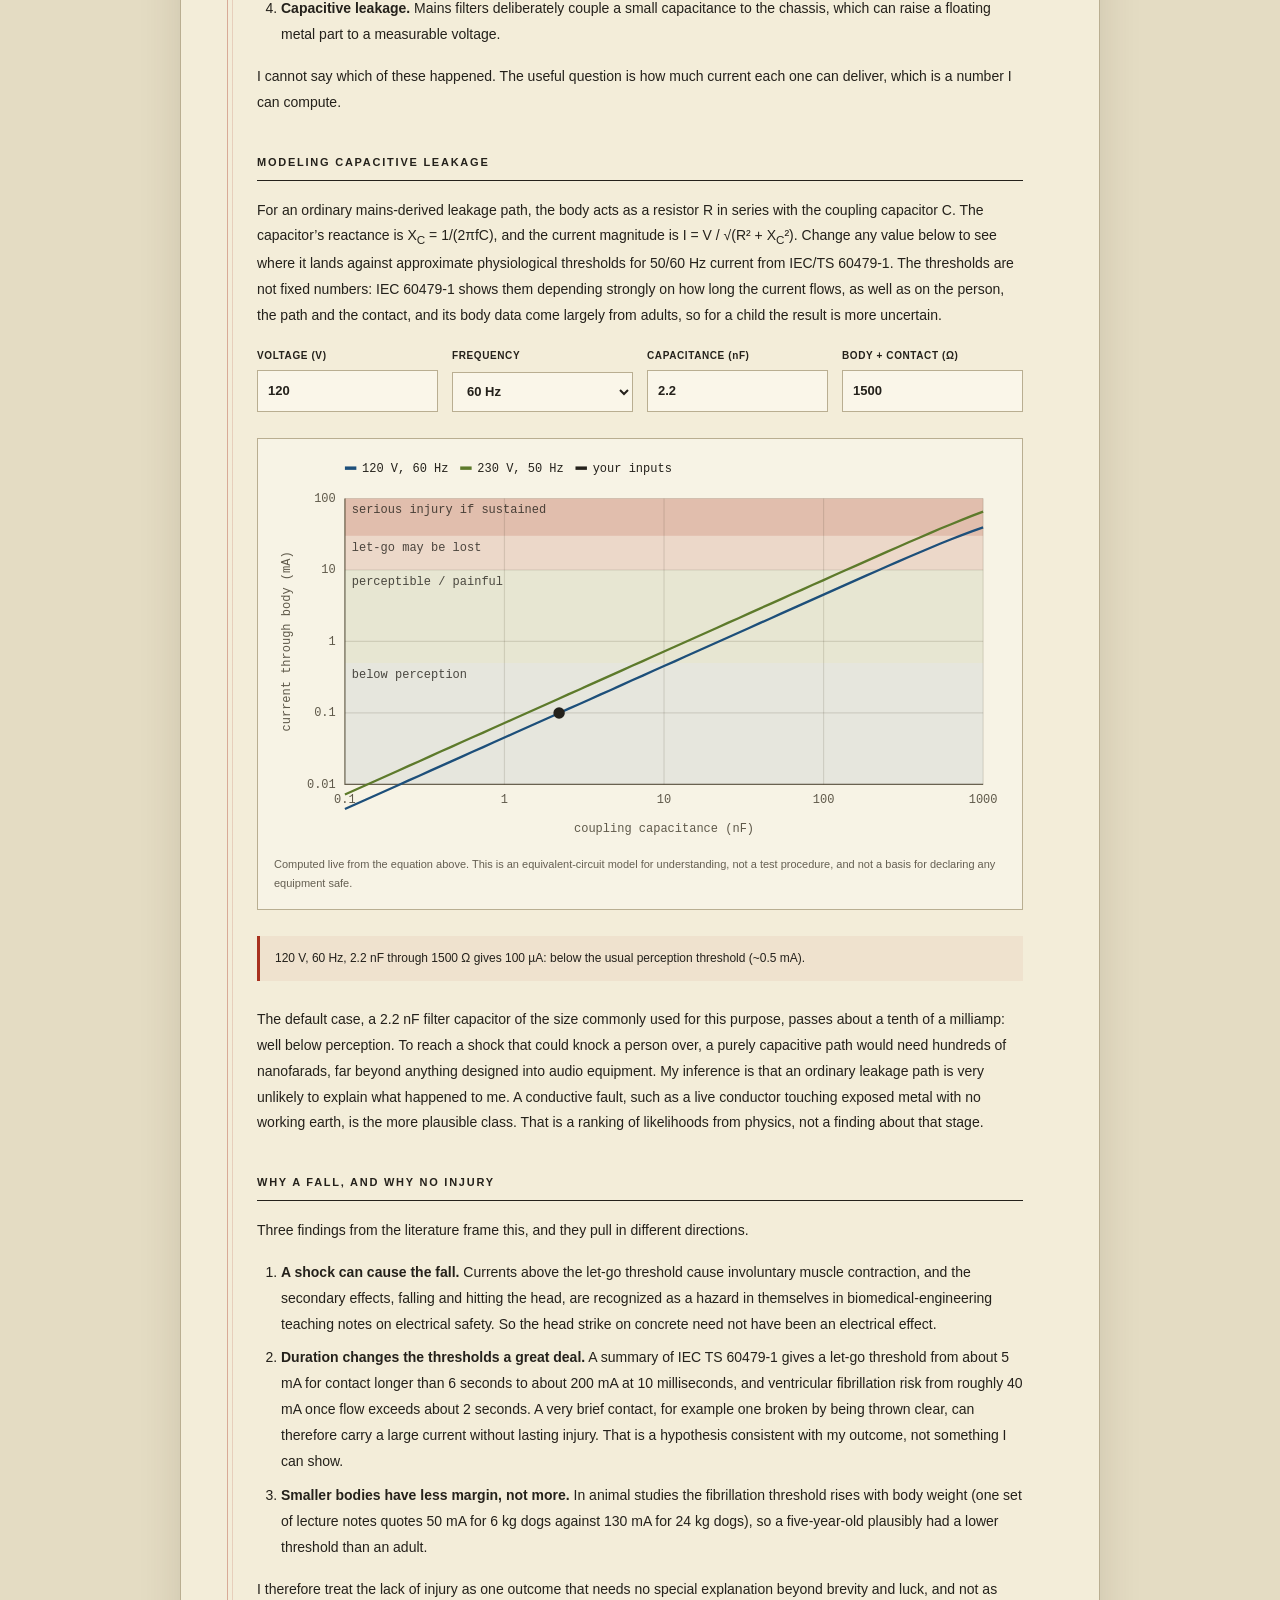
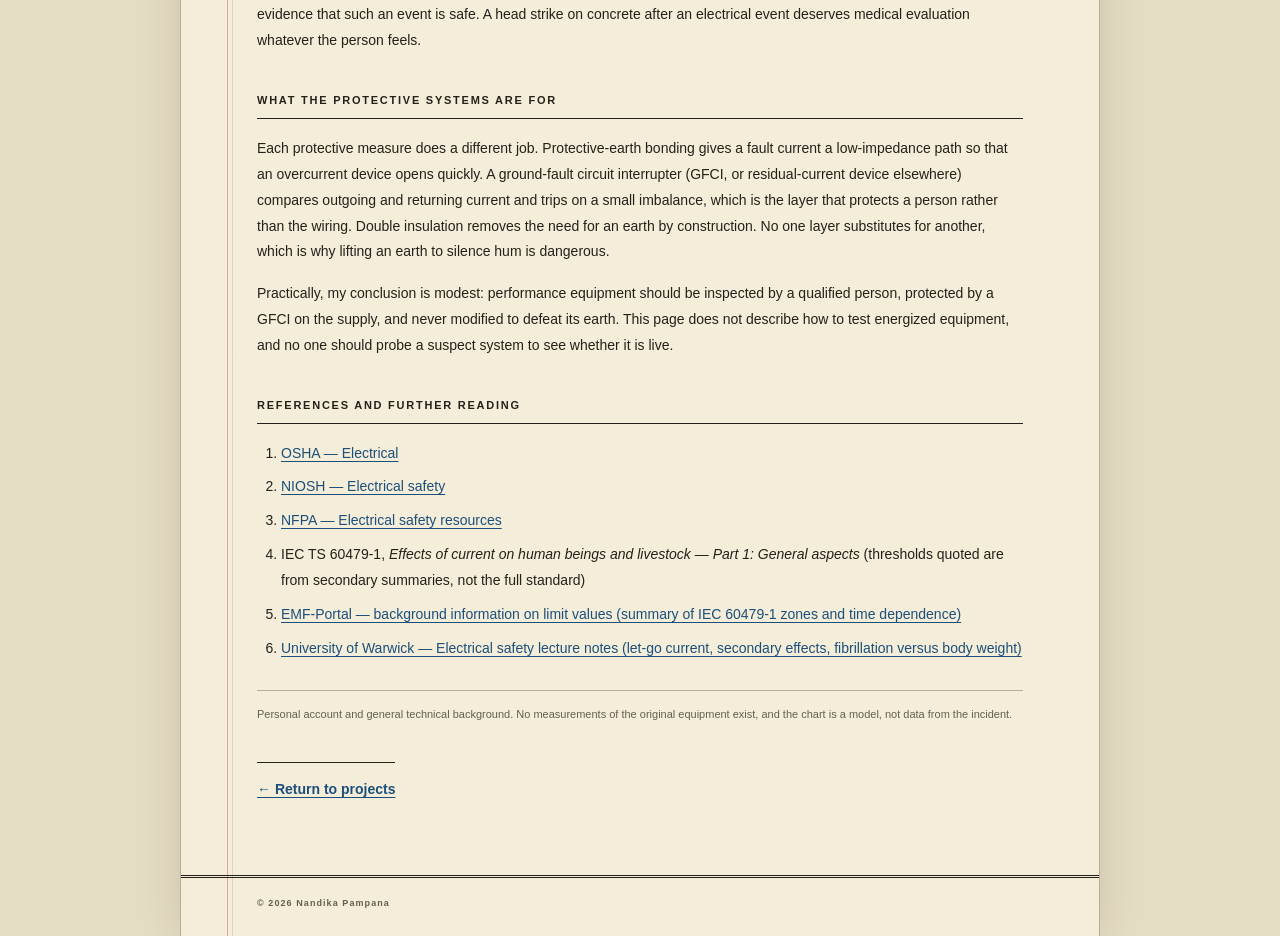
<file: articles/electrical.html>
<!doctype html><html lang="en"><head><meta charset="utf-8"><meta name="viewport" content="width=device-width,initial-scale=1"><meta name="description" content="A case-motivated investigation of touch voltage, leakage current, and protective earthing in wired audio systems, started by a childhood shock at a talent-show microphone."><title>Touch Voltage and Leakage-Current Exposure in Wired Audio Systems — Nandika Pampana</title><link rel="stylesheet" href="../style.css"></head><body class="article-page"><header class="top"><a href="../index.html">← All projects</a><span>Nandika Pampana</span></header><main class="article"><p class="eyebrow">Electrical engineering / CASE-MOTIVATED INVESTIGATION</p><h1>Touch Voltage and Leakage-Current Exposure in Wired Audio Systems</h1><p class="dek">What a childhood shock at a microphone taught me about protective earthing, fault paths, and how little a single voltage reading can say.</p><p class="source-link">Research and technical article</p>

<section><h2>The night I was lifted off my feet</h2><div class="story"><p>I was five, at a community talent show, singing into a wired microphone. The next thing I knew, I was on the floor and the back of my skull was on concrete.</p><p>I walked away with no injuries. That is the part that has bothered me ever since. I was a small kid who had been knocked flat by something invisible and landed hard, and nothing was wrong with me. I wanted an explanation, and over time that question turned into this research.</p></div><p>I want to be careful about what this page is. It is an investigation <em>motivated</em> by that event, not a forensic reconstruction of it. I never saw the equipment again, no one measured the circuit, and I was five. What I can do is work out which physical mechanisms could put a current through a performer at a microphone, which ones the numbers rule out, and what protective systems exist to stop it happening.</p></section>

<section><h2>What I know and what I don’t</h2><div class="ledger"><div><h3>OBSERVED</h3><p>A wired microphone, a stage performance, a sudden loss of footing, a fall onto concrete, and no injury afterwards.</p></div><div><h3>NOT KNOWN</h3><p>The sound system, its wiring and earthing, the power source, the current path through my body, the duration, and whether the fall came from muscle contraction or loss of consciousness.</p></div><div><h3>SO THE QUESTION IS</h3><p>Which mechanism classes are physically capable of producing this, and which are not?</p></div></div></section>

<section><h2>Candidate mechanisms</h2><p>A microphone is held against the mouth and hands, so the body can become a path between the microphone’s metal parts and whatever the performer touches or stands on. Broadly, there are four ways a hazardous potential can appear there:</p><ol><li><strong>A mains fault reaching exposed metal.</strong> Damaged insulation, a pinched cable or an internal fault can connect a live conductor to a chassis or shield. Protective earth exists to carry that fault current and trip a protective device. If the earth connection is missing or broken, the metal stays energized.</li><li><strong>Miswiring or a defeated earth.</strong> Reversed polarity, an adaptor that removes the earth pin, or an earth lifted to cure hum all remove the intended protection while the equipment appears to work normally.</li><li><strong>Potential difference between interconnected equipment.</strong> Amplifier, mixer and stage can sit at different potentials, and the signal cable’s shield can then carry current into the microphone.</li><li><strong>Capacitive leakage.</strong> Mains filters deliberately couple a small capacitance to the chassis, which can raise a floating metal part to a measurable voltage.</li></ol><p>I cannot say which of these happened. The useful question is how much current each one can deliver, which is a number I can compute.</p></section>

<section><h2>Modeling capacitive leakage</h2><p>For an ordinary mains-derived leakage path, the body acts as a resistor R in series with the coupling capacitor C. The capacitor’s reactance is X<sub>C</sub> = 1/(2πfC), and the current magnitude is I = V / √(R² + X<sub>C</sub>²). Change any value below to see where it lands against approximate physiological thresholds for 50/60 Hz current from IEC/TS 60479-1. The thresholds are not fixed numbers: IEC 60479-1 shows them depending strongly on how long the current flows, as well as on the person, the path and the contact, and its body data come largely from adults, so for a child the result is more uncertain.</p><div class="calc"><label>VOLTAGE (V)<input id="kv" type="number" value="120" min="12" max="240" step="1"></label><label>FREQUENCY<select id="kf"><option value="60">60 Hz</option><option value="50">50 Hz</option></select></label><label>CAPACITANCE (nF)<input id="kc" type="number" value="2.2" min="0.1" max="1000" step="any"></label><label>BODY + CONTACT (Ω)<input id="kr" type="number" value="1500" min="500" max="10000" step="100"></label></div><figure class="figure"><div id="c-leak"></div><figcaption>Computed live from the equation above. This is an equivalent-circuit model for understanding, not a test procedure, and not a basis for declaring any equipment safe.</figcaption></figure><p class="readout" id="leak-read"></p><p>The default case, a 2.2 nF filter capacitor of the size commonly used for this purpose, passes about a tenth of a milliamp: well below perception. To reach a shock that could knock a person over, a purely capacitive path would need hundreds of nanofarads, far beyond anything designed into audio equipment. My inference is that an ordinary leakage path is very unlikely to explain what happened to me. A conductive fault, such as a live conductor touching exposed metal with no working earth, is the more plausible class. That is a ranking of likelihoods from physics, not a finding about that stage.</p></section>

<section><h2>Why a fall, and why no injury</h2><p>Three findings from the literature frame this, and they pull in different directions.</p><ol><li><b>A shock can cause the fall.</b> Currents above the let-go threshold cause involuntary muscle contraction, and the secondary effects, falling and hitting the head, are recognized as a hazard in themselves in biomedical-engineering teaching notes on electrical safety. So the head strike on concrete need not have been an electrical effect.</li><li><b>Duration changes the thresholds a great deal.</b> A summary of IEC TS 60479-1 gives a let-go threshold from about 5 mA for contact longer than 6 seconds to about 200 mA at 10 milliseconds, and ventricular fibrillation risk from roughly 40 mA once flow exceeds about 2 seconds. A very brief contact, for example one broken by being thrown clear, can therefore carry a large current without lasting injury. That is a hypothesis consistent with my outcome, not something I can show.</li><li><b>Smaller bodies have less margin, not more.</b> In animal studies the fibrillation threshold rises with body weight (one set of lecture notes quotes 50 mA for 6 kg dogs against 130 mA for 24 kg dogs), so a five-year-old plausibly had a lower threshold than an adult.</li></ol><p>I therefore treat the lack of injury as one outcome that needs no special explanation beyond brevity and luck, and not as evidence that such an event is safe. A head strike on concrete after an electrical event deserves medical evaluation whatever the person feels.</p></section>
<section><h2>What the protective systems are for</h2><p>Each protective measure does a different job. Protective-earth bonding gives a fault current a low-impedance path so that an overcurrent device opens quickly. A ground-fault circuit interrupter (GFCI, or residual-current device elsewhere) compares outgoing and returning current and trips on a small imbalance, which is the layer that protects a person rather than the wiring. Double insulation removes the need for an earth by construction. No one layer substitutes for another, which is why lifting an earth to silence hum is dangerous.</p><p>Practically, my conclusion is modest: performance equipment should be inspected by a qualified person, protected by a GFCI on the supply, and never modified to defeat its earth. This page does not describe how to test energized equipment, and no one should probe a suspect system to see whether it is live.</p></section>

<section class="references"><h2>References and further reading</h2><ol><li><a href="https://www.osha.gov/electrical" target="_blank" rel="noopener noreferrer">OSHA — Electrical</a></li><li><a href="https://www.cdc.gov/niosh/electrical/" target="_blank" rel="noopener noreferrer">NIOSH — Electrical safety</a></li><li><a href="https://www.nfpa.org/" target="_blank" rel="noopener noreferrer">NFPA — Electrical safety resources</a></li><li>IEC TS 60479-1, <i>Effects of current on human beings and livestock — Part 1: General aspects</i> (thresholds quoted are from secondary summaries, not the full standard)</li><li><a href="https://emf-portal.org/en/cms/page/home/more/electrical-injuries/background-information-for-limit-values" target="_blank" rel="noopener noreferrer">EMF-Portal — background information on limit values (summary of IEC 60479-1 zones and time dependence)</a></li><li><a href="https://warwick.ac.uk/fac/sci/eng/research/grouplist/biomedicaleng/abspie/healthtechnologyengineering_2016_students/3_electrical_safety_02.03.2016.pdf" target="_blank" rel="noopener noreferrer">University of Warwick — Electrical safety lecture notes (let-go current, secondary effects, fibrillation versus body weight)</a></li></ol><p class="disclaimer">Personal account and general technical background. No measurements of the original equipment exist, and the chart is a model, not data from the incident.</p></section><p class="back"><a href="../index.html">← Return to projects</a></p></main><footer>© 2026 Nandika Pampana</footer><script src="../charts.js"></script><script>
(() => {
  const mA = (V, f, C, R) => 1e3 * V / Math.hypot(R, 1 / (2 * Math.PI * f * C * 1e-9));
  const Cs = [...Array(61).keys()].map(i => Math.pow(10, -1 + i * 4 / 60));
  const draw = () => {
    const V = +document.getElementById('kv').value, f = +document.getElementById('kf').value, C = +document.getElementById('kc').value, R = +document.getElementById('kr').value;
    const I = mA(V, f, C, R), z = I < .5 ? 'below the usual perception threshold (~0.5 mA)' : I < 10 ? 'perceptible to painful; release still usually possible' : I < 30 ? 'muscle control may be lost; release may not be possible' : 'in the range where serious injury is possible';
    NP.plot(document.getElementById('c-leak'), { title: 'Capacitive leakage current versus coupling capacitance', xl: 'coupling capacitance (nF)', yl: 'current through body (mA)', logx: true, logy: true, xlim: [.1, 1000], ylim: [.01, 100],
      bands: [{ y0: .01, y1: .5, c: 'rgba(29,79,122,.08)', t: 'below perception' }, { y0: .5, y1: 10, c: 'rgba(93,122,43,.10)', t: 'perceptible / painful' }, { y0: 10, y1: 30, c: 'rgba(168,50,31,.14)', t: 'let-go may be lost' }, { y0: 30, y1: 100, c: 'rgba(168,50,31,.28)', t: 'serious injury if sustained' }],
      series: [{ n: '120 V, 60 Hz', x: Cs, y: Cs.map(c => mA(120, 60, c, R)), c: '#1d4f7a' }, { n: '230 V, 50 Hz', x: Cs, y: Cs.map(c => mA(230, 50, c, R)), c: '#5d7a2b' }, { n: 'your inputs', x: [C], y: [I], c: '#24211b', pts: true, r: 5 }] });
    document.getElementById('leak-read').textContent = `${V} V, ${f} Hz, ${C} nF through ${R} Ω gives ${I < 1 ? (I * 1000).toFixed(0) + ' µA' : I.toFixed(2) + ' mA'}: ${z}.`;
  };
  ['kv', 'kf', 'kc', 'kr'].forEach(id => document.getElementById(id).addEventListener('input', draw)); draw();
})();
</script></body></html>
</file>
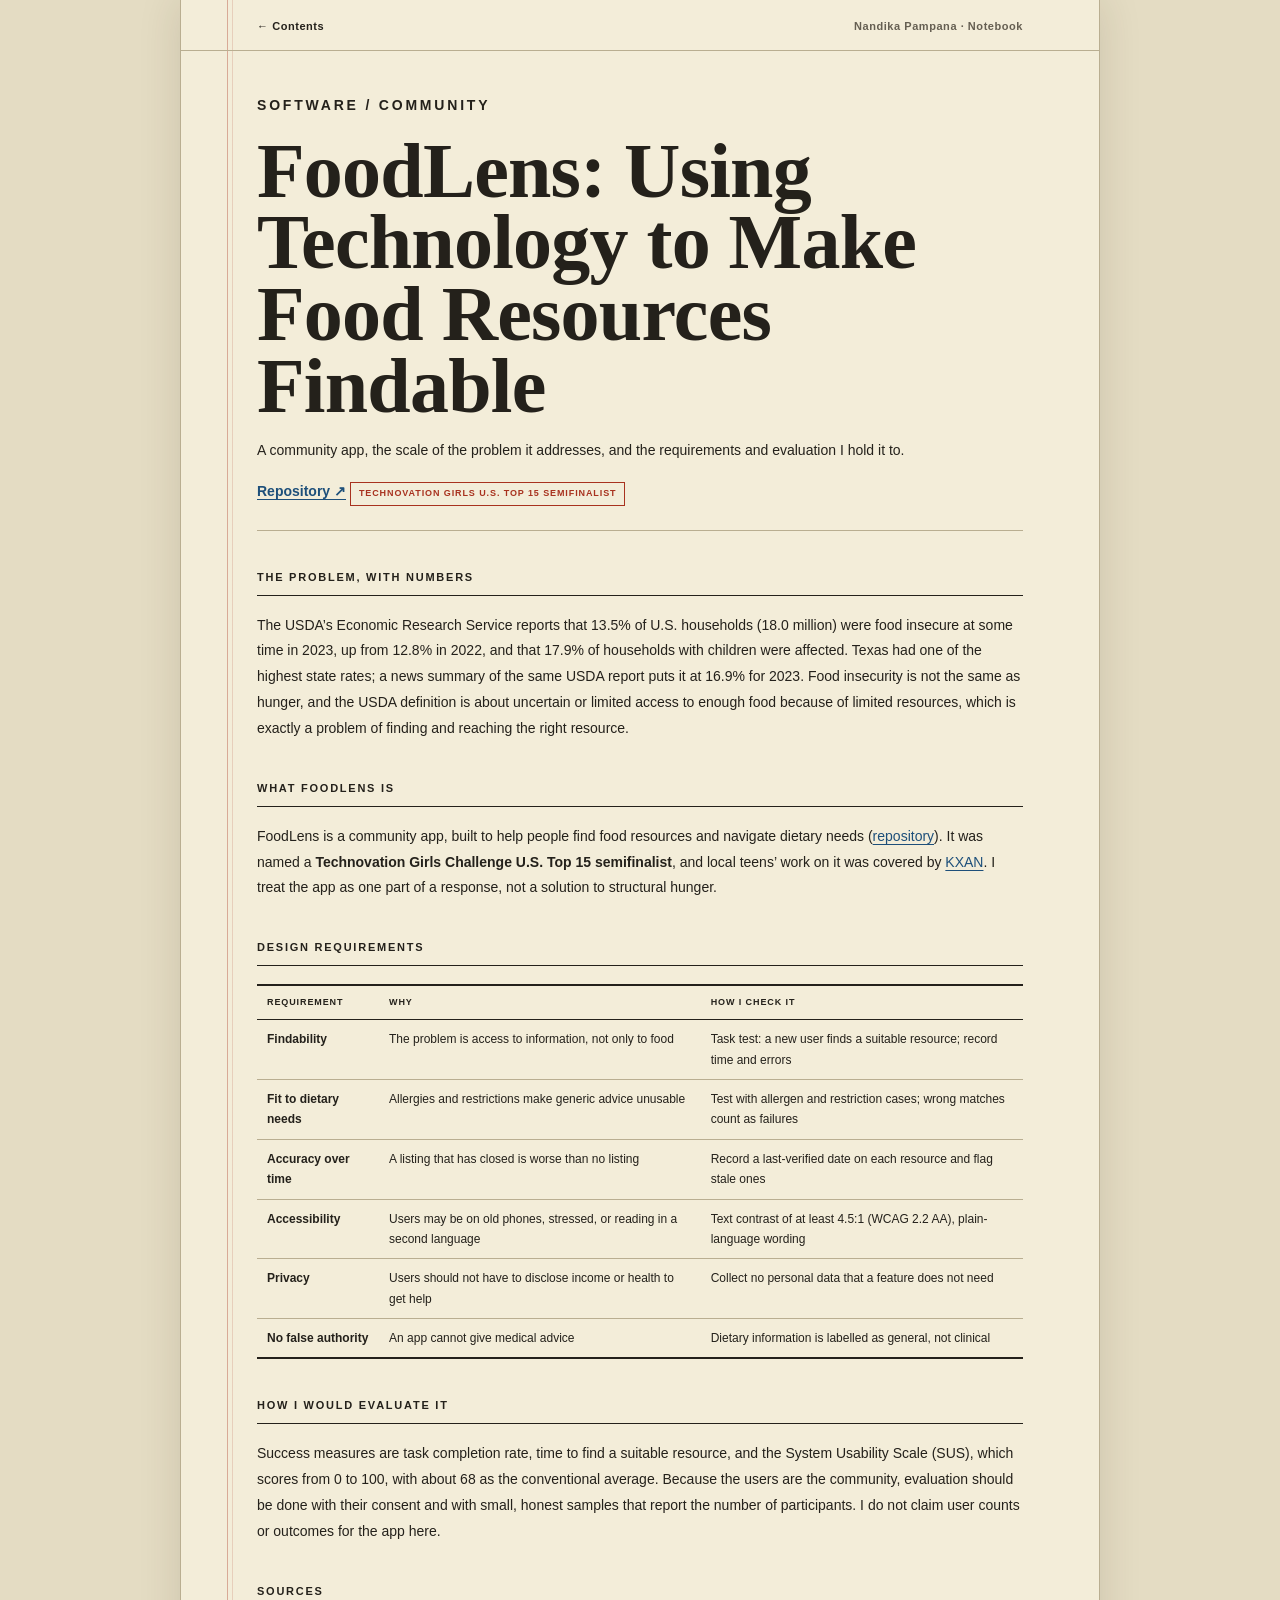
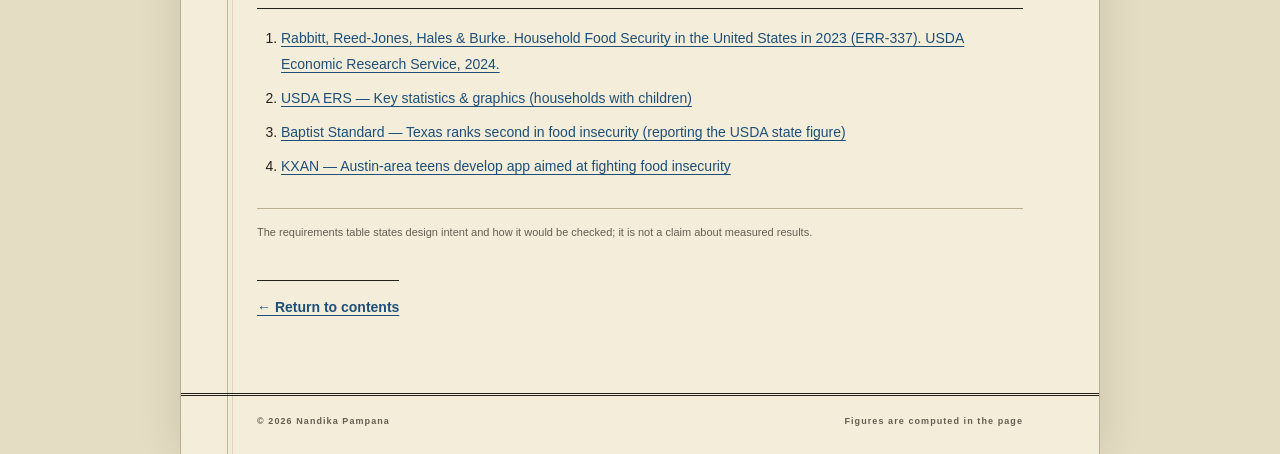
<file: articles/foodlens.html>
<!doctype html><html lang="en"><head><meta charset="utf-8"><meta name="viewport" content="width=device-width,initial-scale=1"><meta name="description" content="A community app, the scale of the problem it addresses, and the requirements and evaluation I hold it to."><title>FoodLens: Using Technology to Make Food Resources Findable — Nandika Pampana</title><link rel="stylesheet" href="../style.css"></head><body class="article-page"><header class="top"><a href="../index.html">← Contents</a><span>Nandika Pampana · Notebook</span></header><main class="article"><p class="eyebrow">Software / COMMUNITY</p><h1>FoodLens: Using Technology to Make Food Resources Findable</h1><p class="dek">A community app, the scale of the problem it addresses, and the requirements and evaluation I hold it to.</p><p class="source-link"><a href="https://github.com/nandikapam123/FoodLens-official" target="_blank" rel="noopener noreferrer">Repository ↗</a> <span class="pill">Technovation Girls U.S. Top 15 semifinalist</span></p><section><h2>The problem, with numbers</h2><p>The USDA’s Economic Research Service reports that 13.5% of U.S. households (18.0 million) were food insecure at some time in 2023, up from 12.8% in 2022, and that 17.9% of households with children were affected. Texas had one of the highest state rates; a news summary of the same USDA report puts it at 16.9% for 2023. Food insecurity is not the same as hunger, and the USDA definition is about uncertain or limited access to enough food because of limited resources, which is exactly a problem of finding and reaching the right resource.</p></section>
<section><h2>What FoodLens is</h2><p>FoodLens is a community app, built to help people find food resources and navigate dietary needs (<a href="https://github.com/nandikapam123/FoodLens-official" target="_blank" rel="noopener noreferrer">repository</a>). It was named a <b>Technovation Girls Challenge U.S. Top 15 semifinalist</b>, and local teens’ work on it was covered by <a href="https://www.kxan.com/technology/austin-area-teens-develop-app-aimed-at-fighting-food-insecurity/" target="_blank" rel="noopener noreferrer">KXAN</a>. I treat the app as one part of a response, not a solution to structural hunger.</p></section>
<section><h2>Design requirements</h2><table class="tbl"><tr><th>Requirement</th><th>Why</th><th>How I check it</th></tr><tr><td>Findability</td><td>The problem is access to information, not only to food</td><td>Task test: a new user finds a suitable resource; record time and errors</td></tr><tr><td>Fit to dietary needs</td><td>Allergies and restrictions make generic advice unusable</td><td>Test with allergen and restriction cases; wrong matches count as failures</td></tr><tr><td>Accuracy over time</td><td>A listing that has closed is worse than no listing</td><td>Record a last-verified date on each resource and flag stale ones</td></tr><tr><td>Accessibility</td><td>Users may be on old phones, stressed, or reading in a second language</td><td>Text contrast of at least 4.5:1 (WCAG 2.2 AA), plain-language wording</td></tr><tr><td>Privacy</td><td>Users should not have to disclose income or health to get help</td><td>Collect no personal data that a feature does not need</td></tr><tr><td>No false authority</td><td>An app cannot give medical advice</td><td>Dietary information is labelled as general, not clinical</td></tr></table></section>
<section><h2>How I would evaluate it</h2><p>Success measures are task completion rate, time to find a suitable resource, and the System Usability Scale (SUS), which scores from 0 to 100, with about 68 as the conventional average. Because the users are the community, evaluation should be done with their consent and with small, honest samples that report the number of participants. I do not claim user counts or outcomes for the app here.</p></section>
<section class="references"><h2>Sources</h2><ol><li><a href="https://ers.usda.gov/publications/109895" target="_blank" rel="noopener noreferrer">Rabbitt, Reed-Jones, Hales &amp; Burke. Household Food Security in the United States in 2023 (ERR-337). USDA Economic Research Service, 2024.</a></li><li><a href="https://www.ers.usda.gov/topics/food-nutrition-assistance/food-security-in-the-us/key-statistics-graphics" target="_blank" rel="noopener noreferrer">USDA ERS — Key statistics &amp; graphics (households with children)</a></li><li><a href="https://baptiststandard.com/news/texas/texas-again-ranks-second-nationally-in-food-insecurity/" target="_blank" rel="noopener noreferrer">Baptist Standard — Texas ranks second in food insecurity (reporting the USDA state figure)</a></li><li><a href="https://www.kxan.com/technology/austin-area-teens-develop-app-aimed-at-fighting-food-insecurity/" target="_blank" rel="noopener noreferrer">KXAN — Austin-area teens develop app aimed at fighting food insecurity</a></li></ol><p class="disclaimer">The requirements table states design intent and how it would be checked; it is not a claim about measured results.</p></section><p class="back"><a href="../index.html">← Return to contents</a></p></main><footer><span>© 2026 Nandika Pampana</span><span>Figures are computed in the page</span></footer></body></html>
</file>
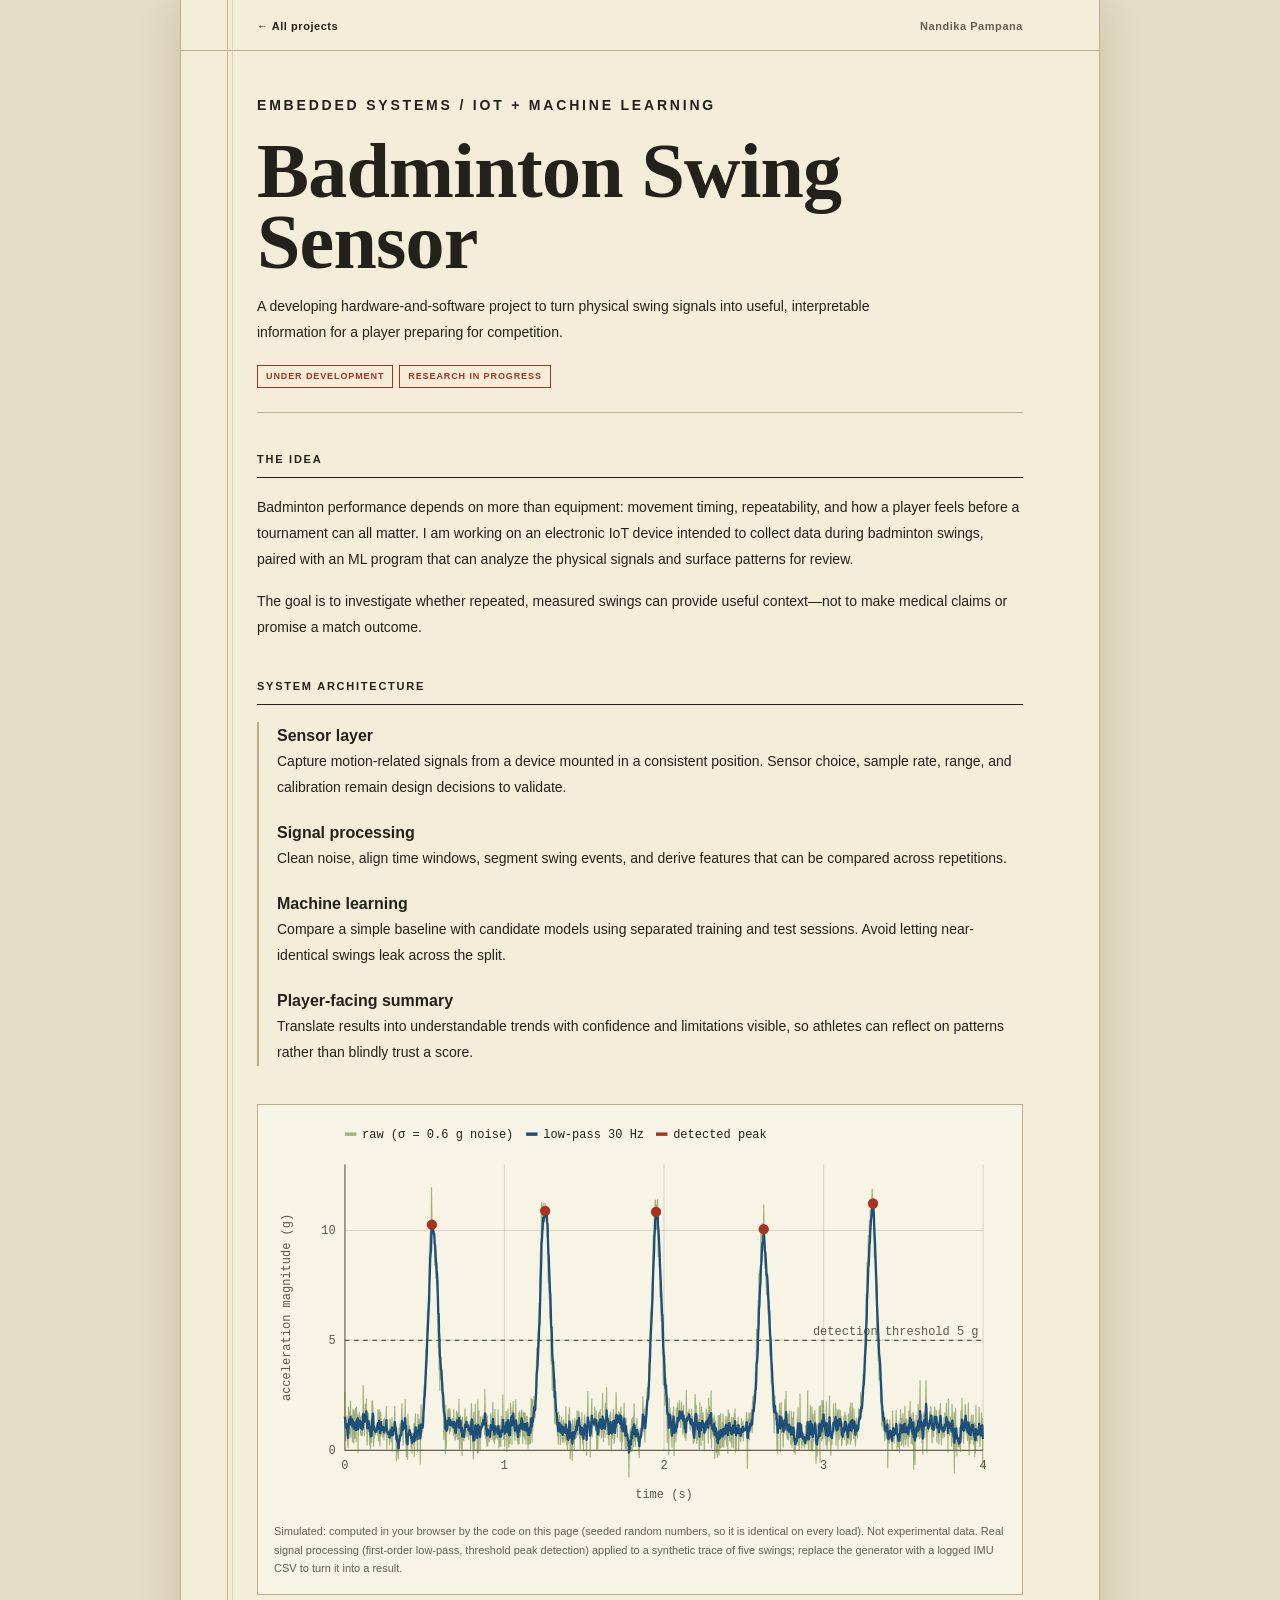
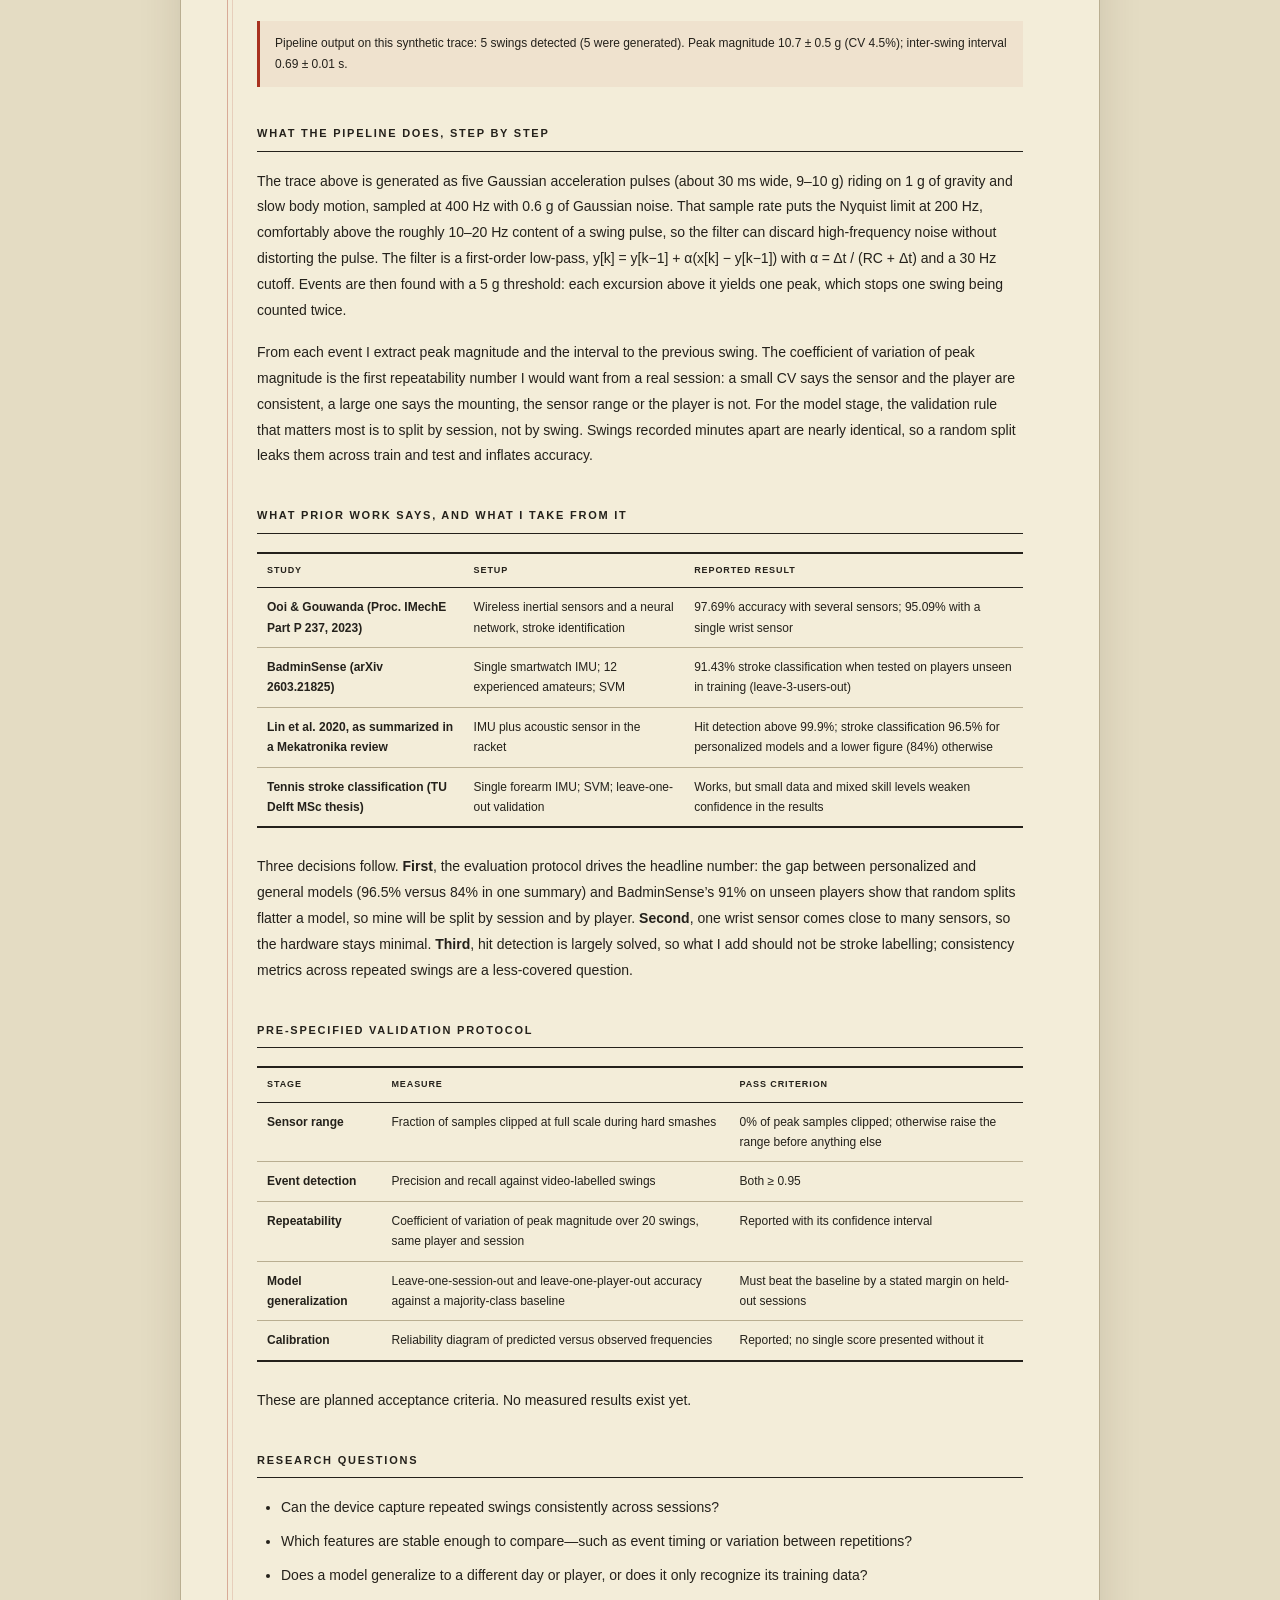
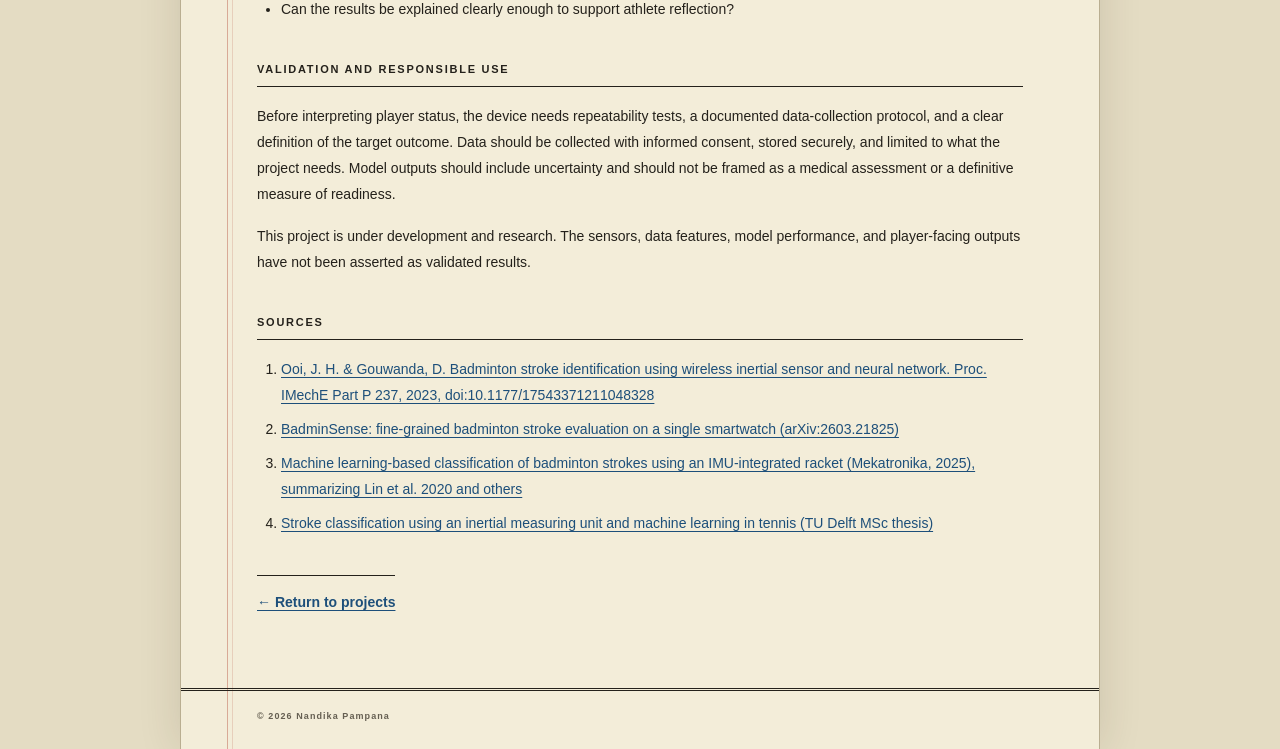
<file: articles/iot-badminton.html>
<!doctype html><html lang="en"><head><meta charset="utf-8"><meta name="viewport" content="width=device-width,initial-scale=1"><meta name="description" content="An in-development embedded sensing project exploring badminton swing data and machine-learning summaries."><title>Badminton Swing Sensor: IoT and ML Research — Nandika Pampana</title><link rel="stylesheet" href="../style.css"></head><body class="article-page"><header class="top"><a href="../index.html">← All projects</a><span>Nandika Pampana</span></header><main class="article"><p class="eyebrow">Embedded systems / IOT + MACHINE LEARNING</p><h1>Badminton Swing Sensor</h1><p class="dek">A developing hardware-and-software project to turn physical swing signals into useful, interpretable information for a player preparing for competition.</p><p class="source-link"><span class="pill">UNDER DEVELOPMENT</span><span class="pill">Research in progress</span></p><section><h2>The idea</h2><p>Badminton performance depends on more than equipment: movement timing, repeatability, and how a player feels before a tournament can all matter. I am working on an electronic IoT device intended to collect data during badminton swings, paired with an ML program that can analyze the physical signals and surface patterns for review.</p><p>The goal is to investigate whether repeated, measured swings can provide useful context—not to make medical claims or promise a match outcome.</p></section><section><h2>System architecture</h2><div class="timeline"><article><strong>Sensor layer</strong><p>Capture motion-related signals from a device mounted in a consistent position. Sensor choice, sample rate, range, and calibration remain design decisions to validate.</p></article><article><strong>Signal processing</strong><p>Clean noise, align time windows, segment swing events, and derive features that can be compared across repetitions.</p></article><article><strong>Machine learning</strong><p>Compare a simple baseline with candidate models using separated training and test sessions. Avoid letting near-identical swings leak across the split.</p></article><article><strong>Player-facing summary</strong><p>Translate results into understandable trends with confidence and limitations visible, so athletes can reflect on patterns rather than blindly trust a score.</p></article></div></section><figure class="figure"><div id="c-sensor"></div><figcaption>Simulated: computed in your browser by the code on this page (seeded random numbers, so it is identical on every load). Not experimental data. Real signal processing (first-order low-pass, threshold peak detection) applied to a synthetic trace of five swings; replace the generator with a logged IMU CSV to turn it into a result.</figcaption></figure><p class="readout" id="sensor-read"></p><section><h2>What the pipeline does, step by step</h2><p>The trace above is generated as five Gaussian acceleration pulses (about 30 ms wide, 9–10 g) riding on 1 g of gravity and slow body motion, sampled at 400 Hz with 0.6 g of Gaussian noise. That sample rate puts the Nyquist limit at 200 Hz, comfortably above the roughly 10–20 Hz content of a swing pulse, so the filter can discard high-frequency noise without distorting the pulse. The filter is a first-order low-pass, y[k] = y[k−1] + α(x[k] − y[k−1]) with α = Δt / (RC + Δt) and a 30 Hz cutoff. Events are then found with a 5 g threshold: each excursion above it yields one peak, which stops one swing being counted twice.</p><p>From each event I extract peak magnitude and the interval to the previous swing. The coefficient of variation of peak magnitude is the first repeatability number I would want from a real session: a small CV says the sensor and the player are consistent, a large one says the mounting, the sensor range or the player is not. For the model stage, the validation rule that matters most is to split by session, not by swing. Swings recorded minutes apart are nearly identical, so a random split leaks them across train and test and inflates accuracy.</p></section><section><h2>What prior work says, and what I take from it</h2><table class="tbl"><tr><th>Study</th><th>Setup</th><th>Reported result</th></tr><tr><td>Ooi &amp; Gouwanda (Proc. IMechE Part P 237, 2023)</td><td>Wireless inertial sensors and a neural network, stroke identification</td><td>97.69% accuracy with several sensors; 95.09% with a single wrist sensor</td></tr><tr><td>BadminSense (arXiv 2603.21825)</td><td>Single smartwatch IMU; 12 experienced amateurs; SVM</td><td>91.43% stroke classification when tested on players unseen in training (leave-3-users-out)</td></tr><tr><td>Lin et al. 2020, as summarized in a Mekatronika review</td><td>IMU plus acoustic sensor in the racket</td><td>Hit detection above 99.9%; stroke classification 96.5% for personalized models and a lower figure (84%) otherwise</td></tr><tr><td>Tennis stroke classification (TU Delft MSc thesis)</td><td>Single forearm IMU; SVM; leave-one-out validation</td><td>Works, but small data and mixed skill levels weaken confidence in the results</td></tr></table><p>Three decisions follow. <b>First</b>, the evaluation protocol drives the headline number: the gap between personalized and general models (96.5% versus 84% in one summary) and BadminSense’s 91% on unseen players show that random splits flatter a model, so mine will be split by session and by player. <b>Second</b>, one wrist sensor comes close to many sensors, so the hardware stays minimal. <b>Third</b>, hit detection is largely solved, so what I add should not be stroke labelling; consistency metrics across repeated swings are a less-covered question.</p></section>
<section><h2>Pre-specified validation protocol</h2><table class="tbl"><tr><th>Stage</th><th>Measure</th><th>Pass criterion</th></tr><tr><td>Sensor range</td><td>Fraction of samples clipped at full scale during hard smashes</td><td>0% of peak samples clipped; otherwise raise the range before anything else</td></tr><tr><td>Event detection</td><td>Precision and recall against video-labelled swings</td><td>Both ≥ 0.95</td></tr><tr><td>Repeatability</td><td>Coefficient of variation of peak magnitude over 20 swings, same player and session</td><td>Reported with its confidence interval</td></tr><tr><td>Model generalization</td><td>Leave-one-session-out and leave-one-player-out accuracy against a majority-class baseline</td><td>Must beat the baseline by a stated margin on held-out sessions</td></tr><tr><td>Calibration</td><td>Reliability diagram of predicted versus observed frequencies</td><td>Reported; no single score presented without it</td></tr></table><p class="small-note">These are planned acceptance criteria. No measured results exist yet.</p></section>
<section><h2>Research questions</h2><ul><li>Can the device capture repeated swings consistently across sessions?</li><li>Which features are stable enough to compare—such as event timing or variation between repetitions?</li><li>Does a model generalize to a different day or player, or does it only recognize its training data?</li><li>Can the results be explained clearly enough to support athlete reflection?</li></ul></section><section><h2>Validation and responsible use</h2><p>Before interpreting player status, the device needs repeatability tests, a documented data-collection protocol, and a clear definition of the target outcome. Data should be collected with informed consent, stored securely, and limited to what the project needs. Model outputs should include uncertainty and should not be framed as a medical assessment or a definitive measure of readiness.</p><p class="small-note">This project is under development and research. The sensors, data features, model performance, and player-facing outputs have not been asserted as validated results.</p></section><section class="references"><h2>Sources</h2><ol><li><a href="https://research.monash.edu/en/publications/badminton-stroke-identification-using-wireless-inertial-sensor-an/" target="_blank" rel="noopener noreferrer">Ooi, J. H. &amp; Gouwanda, D. Badminton stroke identification using wireless inertial sensor and neural network. Proc. IMechE Part P 237, 2023, doi:10.1177/17543371211048328</a></li><li><a href="https://arxiv.org/abs/2603.21825" target="_blank" rel="noopener noreferrer">BadminSense: fine-grained badminton stroke evaluation on a single smartwatch (arXiv:2603.21825)</a></li><li><a href="https://journal.ump.edu.my/mekatronika/article/download/12004/3506/48903" target="_blank" rel="noopener noreferrer">Machine learning-based classification of badminton strokes using an IMU-integrated racket (Mekatronika, 2025), summarizing Lin et al. 2020 and others</a></li><li><a href="https://repository.tudelft.nl/file/File_db3787d6-d7fa-4580-ae09-ecd235569ee5" target="_blank" rel="noopener noreferrer">Stroke classification using an inertial measuring unit and machine learning in tennis (TU Delft MSc thesis)</a></li></ol></section><p class="back"><a href="../index.html">← Return to projects</a></p></main><footer>© 2026 Nandika Pampana</footer><script src="../charts.js"></script><script>
(() => {
  const r = NP.rng(7), g = NP.gauss(r), fs = 400, n = fs * 4, t = [], raw = [], lp = [];
  const centers = [.55, 1.25, 1.95, 2.62, 3.3], amp = [9.2, 10.4, 9.7, 8.8, 10.1];
  const a = (1 / fs) / (1 / (2 * Math.PI * 30) + 1 / fs); let y = 1;
  for (let i = 0; i < n; i++) {
    const ti = i / fs; let s = 1 + .15 * Math.sin(2 * Math.PI * 2 * ti);
    centers.forEach((c, k) => s += amp[k] * Math.exp(-((ti - c) ** 2) / (2 * .03 ** 2)));
    const x = s + .6 * g(); y += a * (x - y); t.push(ti); raw.push(x); lp.push(y);
  }
  const pk = []; let on = false, best = 0, bt = 0;
  lp.forEach((v, i) => { if (v > 5) { on = true; if (v > best) { best = v; bt = t[i]; } } else if (on) { pk.push([bt, best]); on = false; best = 0; } });
  const P = pk.map(p => p[1]), I = pk.slice(1).map((p, i) => p[0] - pk[i][0]);
  NP.plot(document.getElementById('c-sensor'), { title: 'Synthetic accelerometer magnitude with detected swing events', xl: 'time (s)', yl: 'acceleration magnitude (g)', xlim: [0, 4], ylim: [0, 13],
    hl: [{ y: 5, t: 'detection threshold 5 g' }],
    series: [{ n: 'raw (σ = 0.6 g noise)', x: t, y: raw, c: 'rgba(93,122,43,.55)', w: 1 }, { n: 'low-pass 30 Hz', x: t, y: lp, c: '#1d4f7a', w: 2 }, { n: 'detected peak', x: pk.map(p => p[0]), y: P, c: '#a8321f', pts: true, r: 4.5 }] });
  document.getElementById('sensor-read').textContent = `Pipeline output on this synthetic trace: ${pk.length} swings detected (5 were generated). Peak magnitude ${NP.mean(P).toFixed(1)} ± ${NP.sd(P).toFixed(1)} g (CV ${(100 * NP.sd(P) / NP.mean(P)).toFixed(1)}%); inter-swing interval ${NP.mean(I).toFixed(2)} ± ${NP.sd(I).toFixed(2)} s.`;
})();
</script></body></html>
</file>
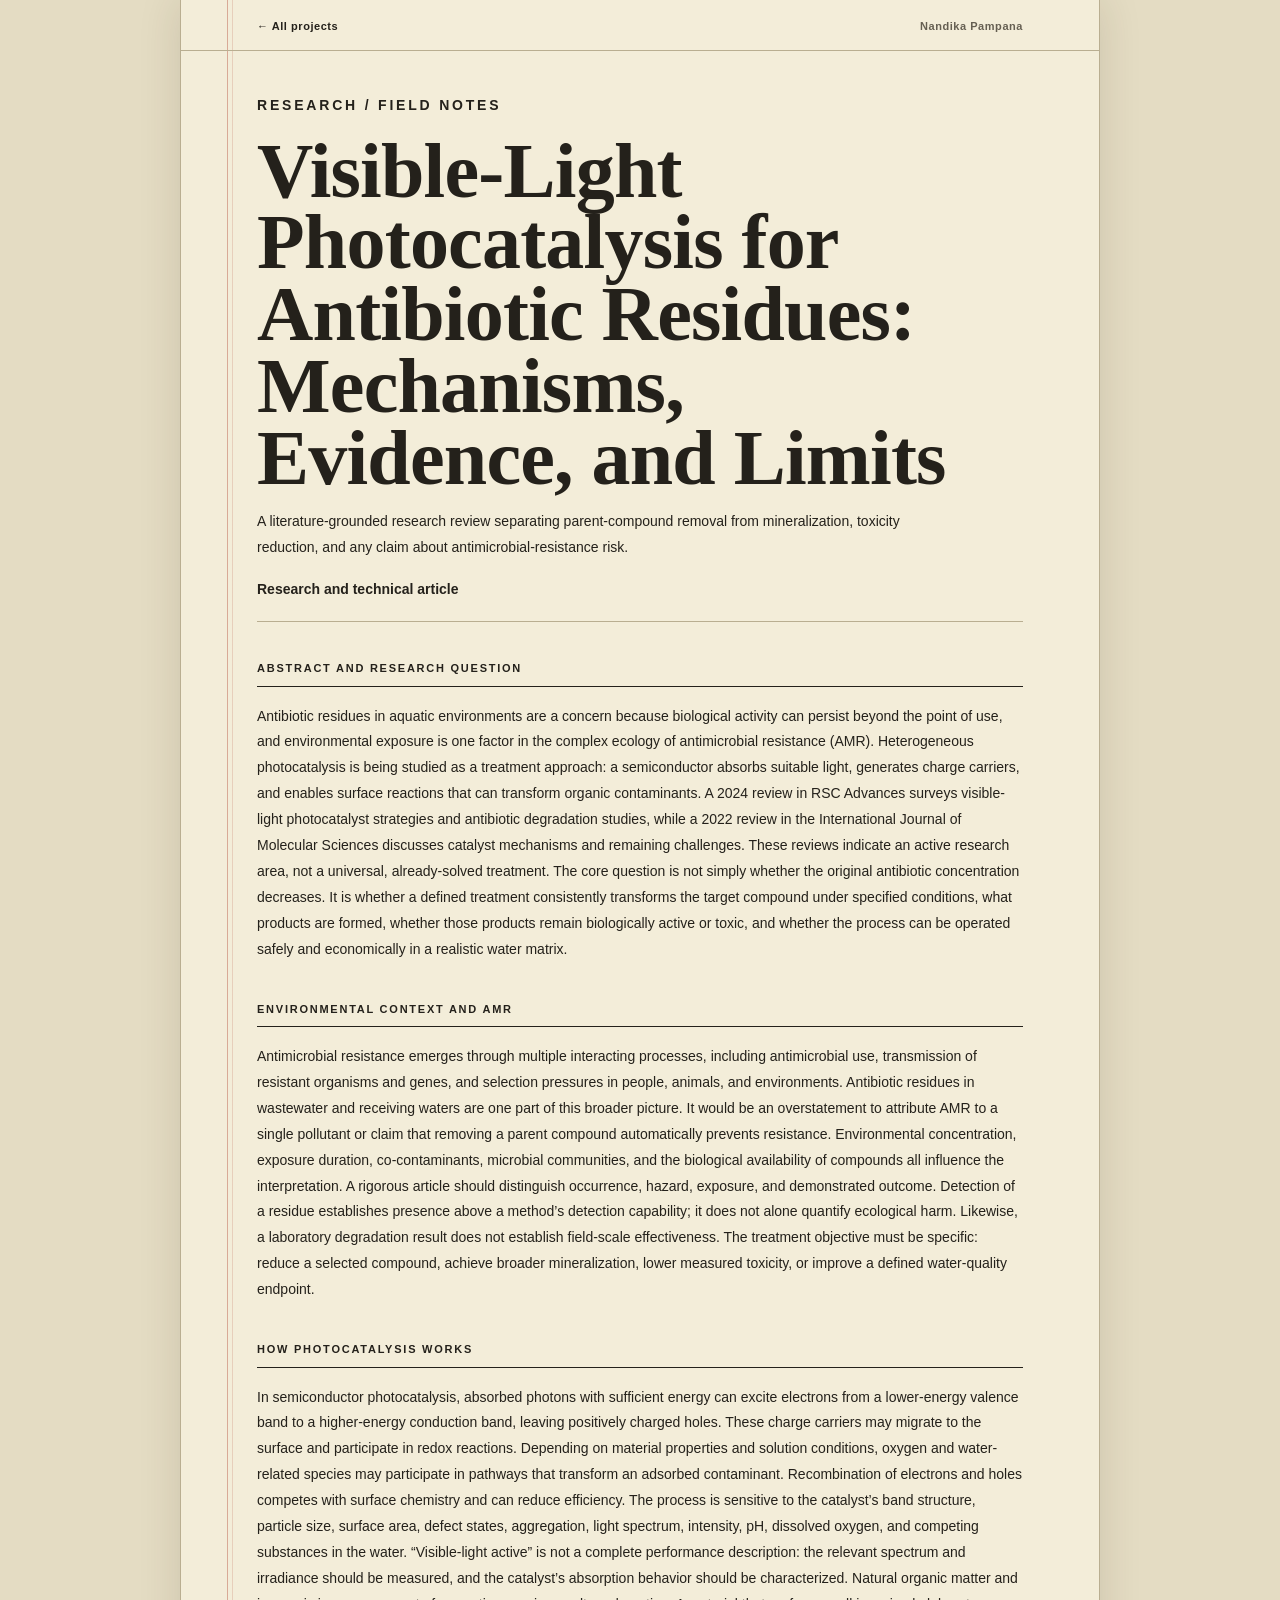
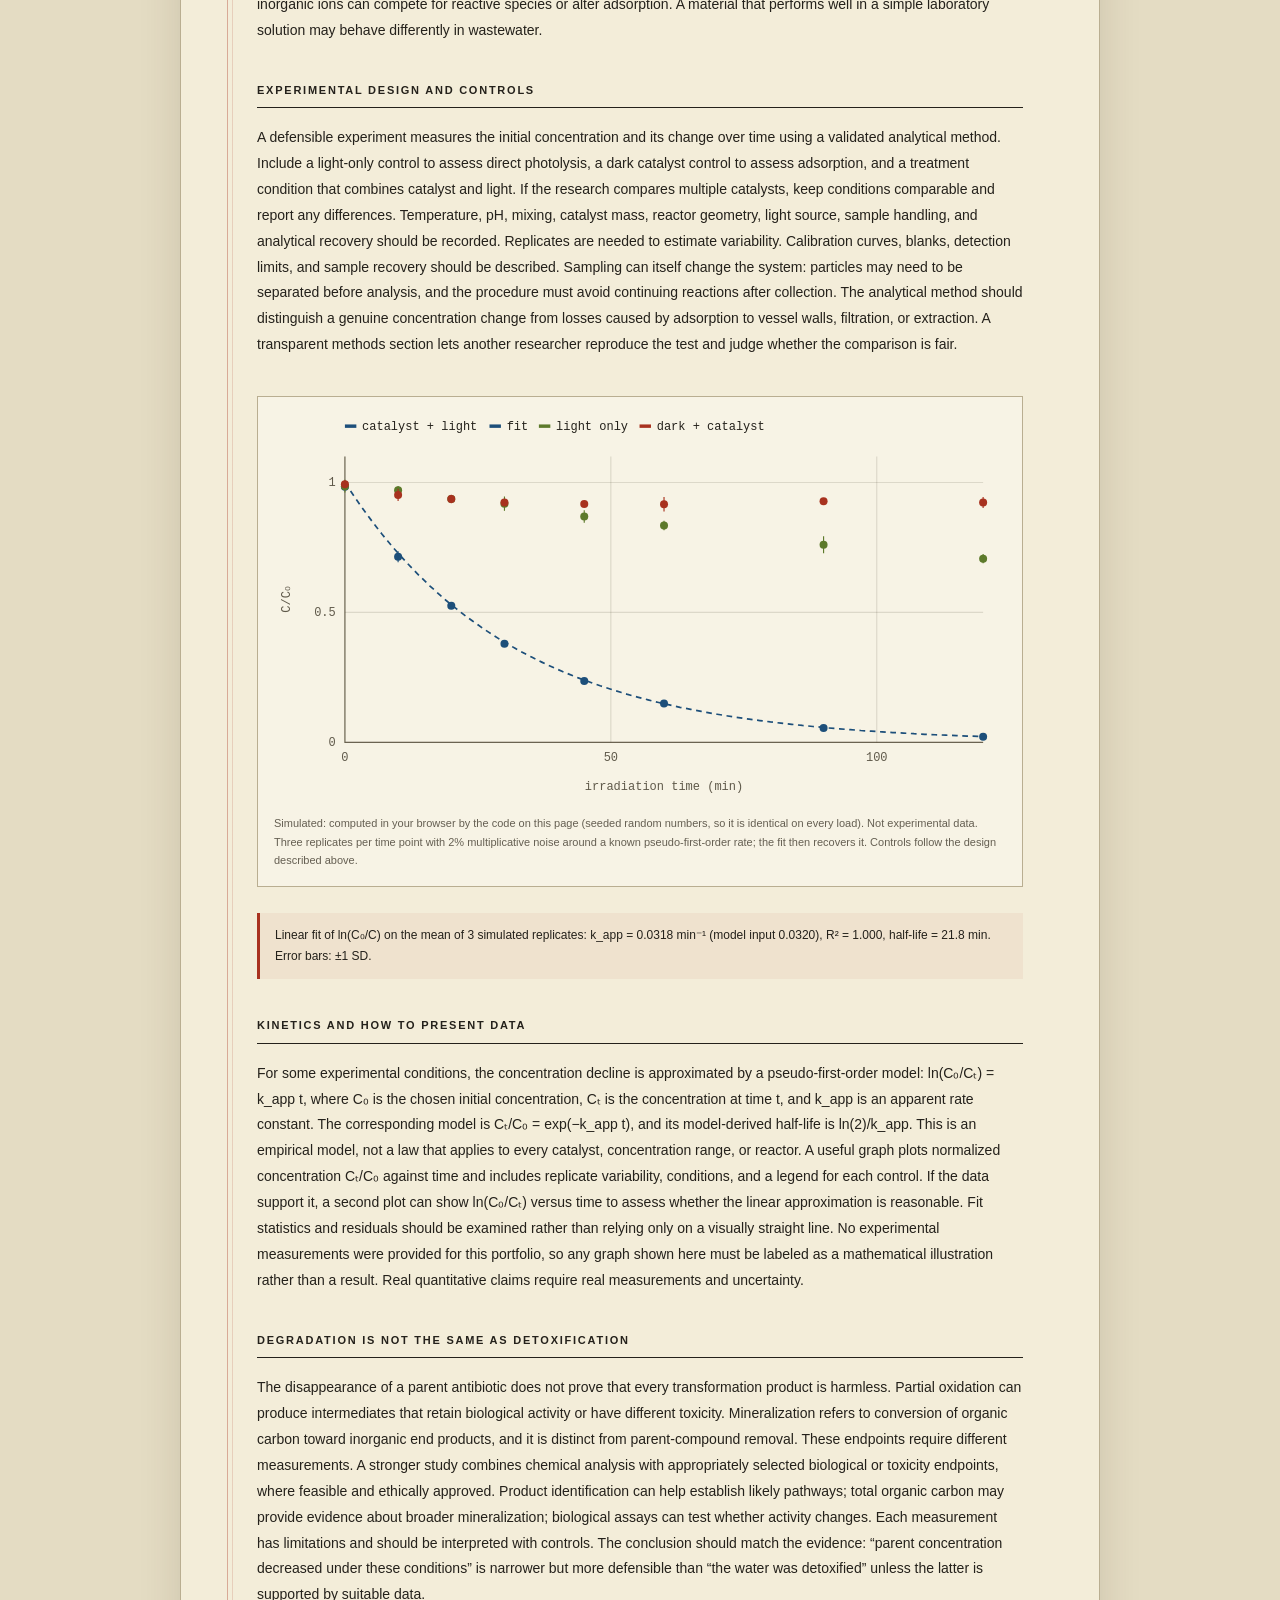
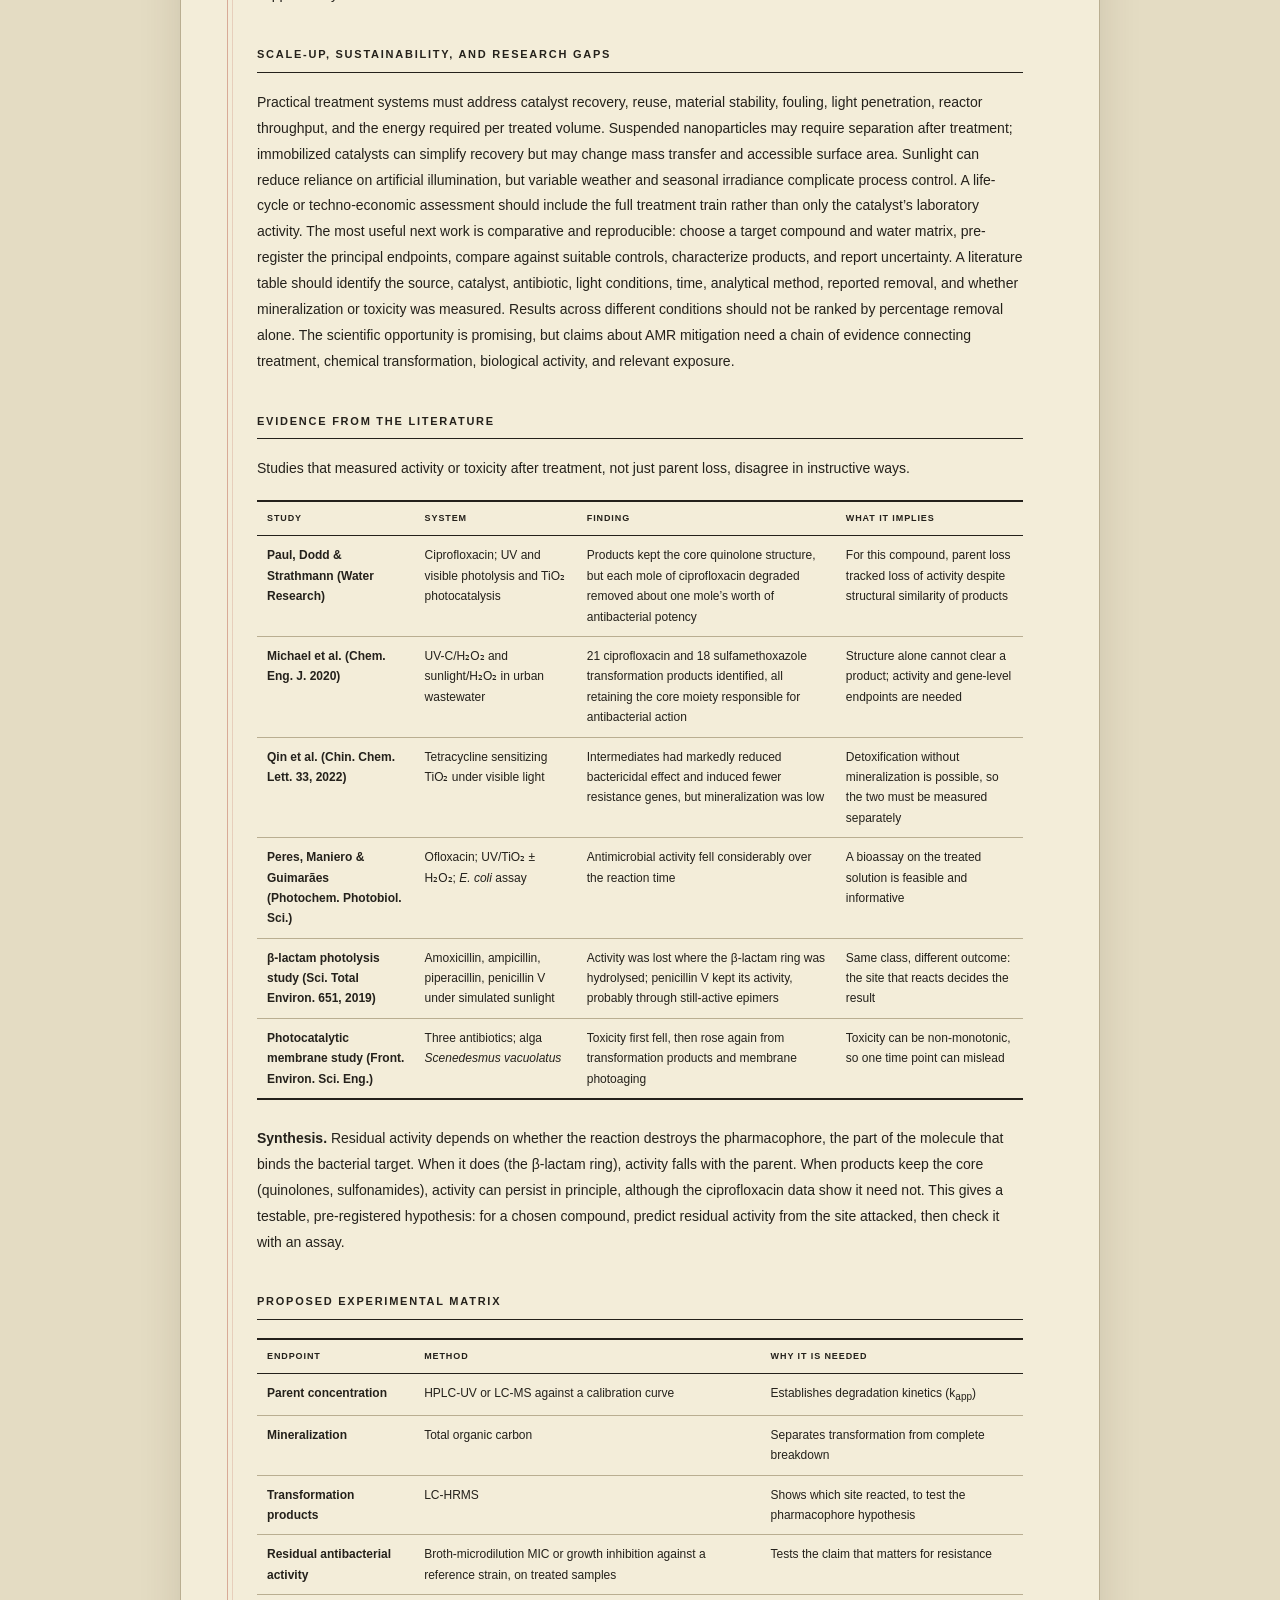
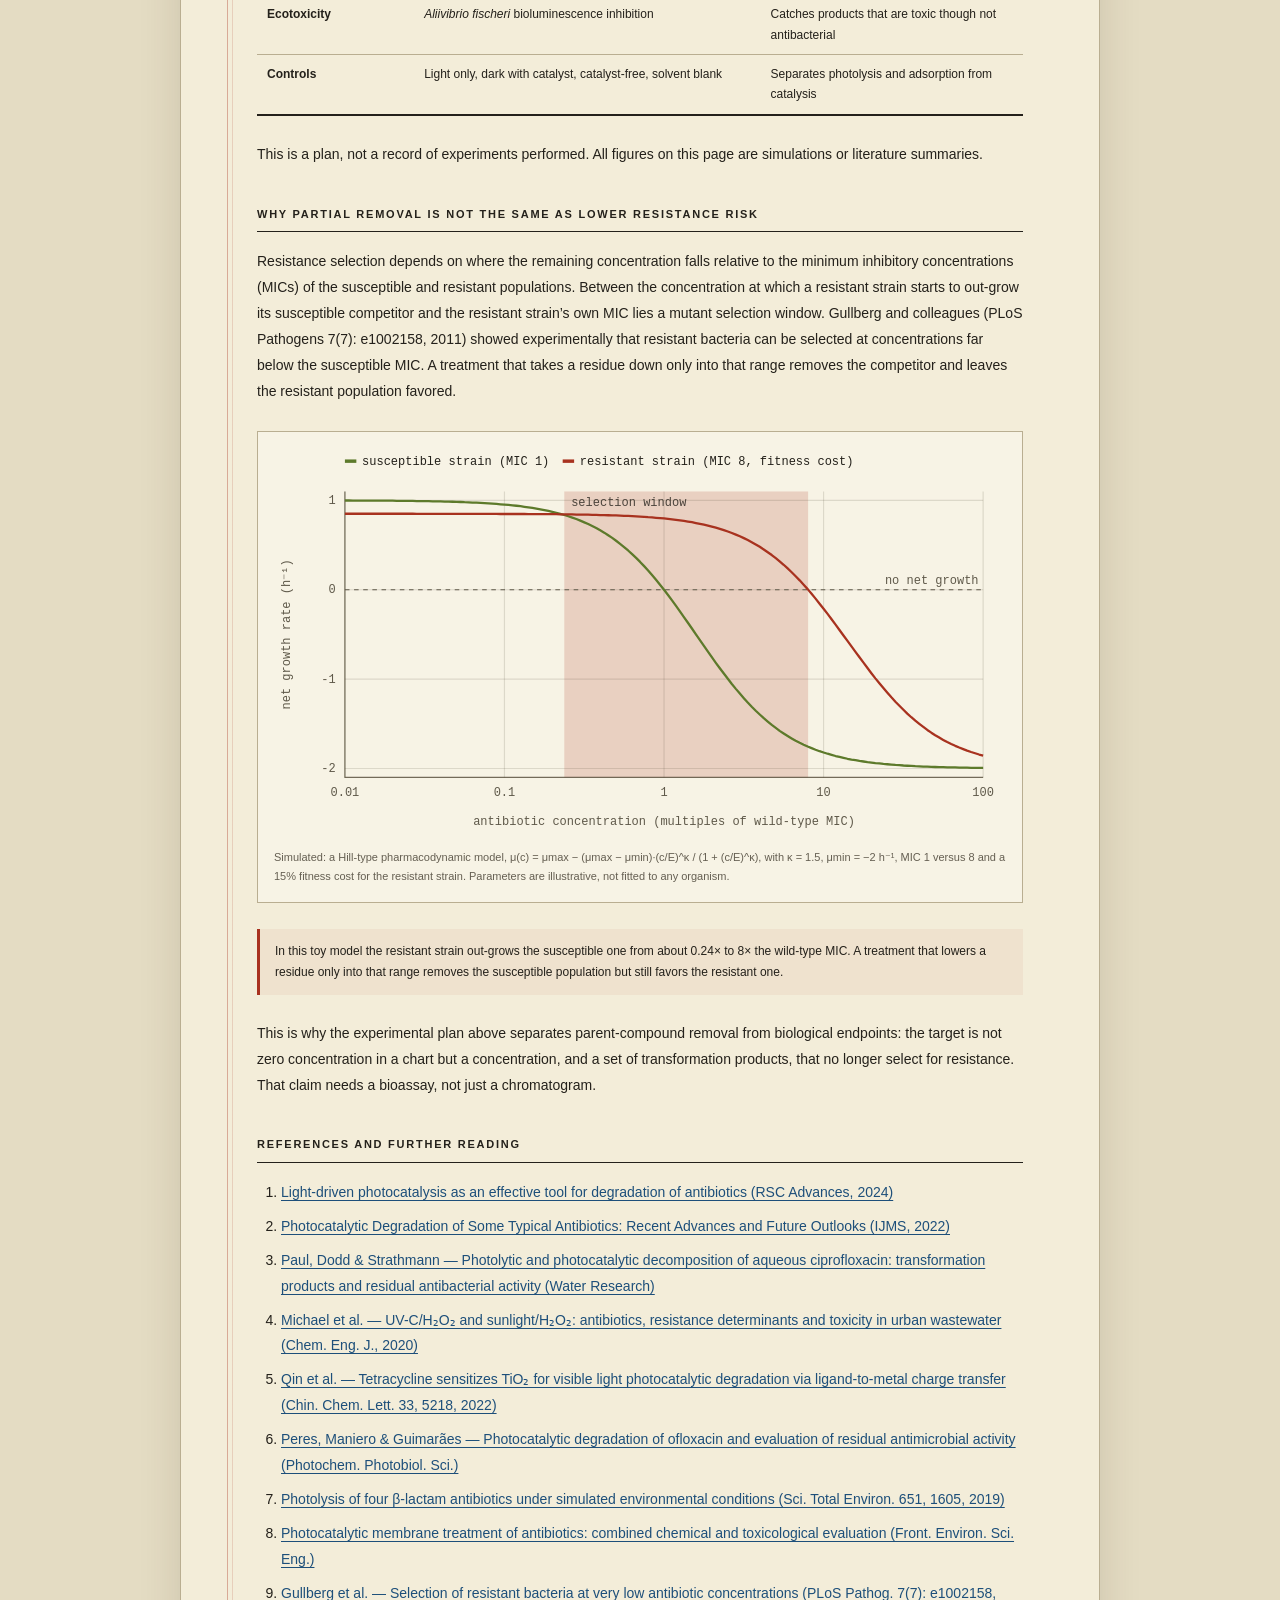
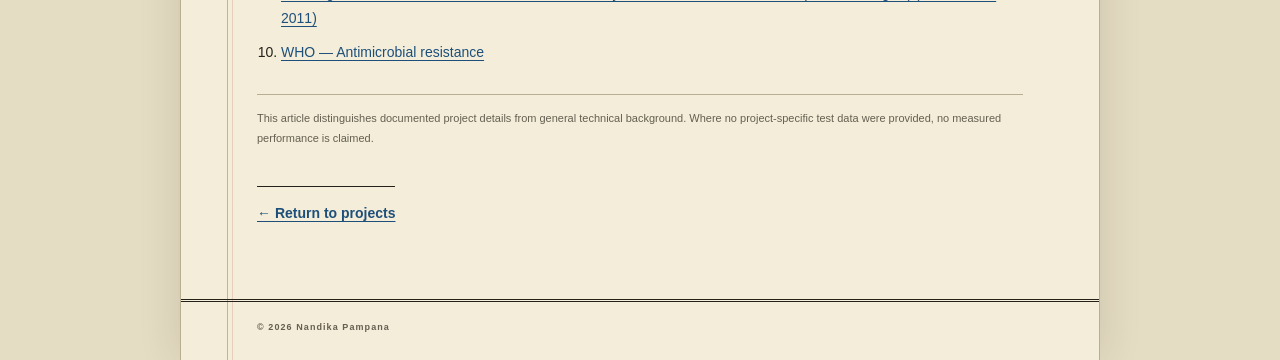
<file: articles/photocatalysis.html>
<!doctype html><html lang="en"><head><meta charset="utf-8"><meta name="viewport" content="width=device-width,initial-scale=1"><meta name="description" content="A literature-grounded research review separating parent-compound removal from mineralization, toxicity reduction, and any claim about antimicrobial-resistance risk."><title>Visible-Light Photocatalysis for Antibiotic Residues: Mechanisms, Evidence, and Limits — Nandika Pampana</title><link rel="stylesheet" href="../style.css"></head><body class="article-page"><header class="top"><a href="../index.html">← All projects</a><span>Nandika Pampana</span></header><main class="article"><p class="eyebrow">Research / FIELD NOTES</p><h1>Visible-Light Photocatalysis for Antibiotic Residues: Mechanisms, Evidence, and Limits</h1><p class="dek">A literature-grounded research review separating parent-compound removal from mineralization, toxicity reduction, and any claim about antimicrobial-resistance risk.</p><p class="source-link">Research and technical article</p><section><h2>Abstract and research question</h2><p>Antibiotic residues in aquatic environments are a concern because biological activity can persist beyond the point of use, and environmental exposure is one factor in the complex ecology of antimicrobial resistance (AMR). Heterogeneous photocatalysis is being studied as a treatment approach: a semiconductor absorbs suitable light, generates charge carriers, and enables surface reactions that can transform organic contaminants. A 2024 review in RSC Advances surveys visible-light photocatalyst strategies and antibiotic degradation studies, while a 2022 review in the International Journal of Molecular Sciences discusses catalyst mechanisms and remaining challenges. These reviews indicate an active research area, not a universal, already-solved treatment.

The core question is not simply whether the original antibiotic concentration decreases. It is whether a defined treatment consistently transforms the target compound under specified conditions, what products are formed, whether those products remain biologically active or toxic, and whether the process can be operated safely and economically in a realistic water matrix.</p></section><section><h2>Environmental context and AMR</h2><p>Antimicrobial resistance emerges through multiple interacting processes, including antimicrobial use, transmission of resistant organisms and genes, and selection pressures in people, animals, and environments. Antibiotic residues in wastewater and receiving waters are one part of this broader picture. It would be an overstatement to attribute AMR to a single pollutant or claim that removing a parent compound automatically prevents resistance. Environmental concentration, exposure duration, co-contaminants, microbial communities, and the biological availability of compounds all influence the interpretation.

A rigorous article should distinguish occurrence, hazard, exposure, and demonstrated outcome. Detection of a residue establishes presence above a method’s detection capability; it does not alone quantify ecological harm. Likewise, a laboratory degradation result does not establish field-scale effectiveness. The treatment objective must be specific: reduce a selected compound, achieve broader mineralization, lower measured toxicity, or improve a defined water-quality endpoint.</p></section><section><h2>How photocatalysis works</h2><p>In semiconductor photocatalysis, absorbed photons with sufficient energy can excite electrons from a lower-energy valence band to a higher-energy conduction band, leaving positively charged holes. These charge carriers may migrate to the surface and participate in redox reactions. Depending on material properties and solution conditions, oxygen and water-related species may participate in pathways that transform an adsorbed contaminant. Recombination of electrons and holes competes with surface chemistry and can reduce efficiency.

The process is sensitive to the catalyst’s band structure, particle size, surface area, defect states, aggregation, light spectrum, intensity, pH, dissolved oxygen, and competing substances in the water. “Visible-light active” is not a complete performance description: the relevant spectrum and irradiance should be measured, and the catalyst’s absorption behavior should be characterized. Natural organic matter and inorganic ions can compete for reactive species or alter adsorption. A material that performs well in a simple laboratory solution may behave differently in wastewater.</p></section><section><h2>Experimental design and controls</h2><p>A defensible experiment measures the initial concentration and its change over time using a validated analytical method. Include a light-only control to assess direct photolysis, a dark catalyst control to assess adsorption, and a treatment condition that combines catalyst and light. If the research compares multiple catalysts, keep conditions comparable and report any differences. Temperature, pH, mixing, catalyst mass, reactor geometry, light source, sample handling, and analytical recovery should be recorded.

Replicates are needed to estimate variability. Calibration curves, blanks, detection limits, and sample recovery should be described. Sampling can itself change the system: particles may need to be separated before analysis, and the procedure must avoid continuing reactions after collection. The analytical method should distinguish a genuine concentration change from losses caused by adsorption to vessel walls, filtration, or extraction. A transparent methods section lets another researcher reproduce the test and judge whether the comparison is fair.</p></section><figure class="figure"><div id="c-kin"></div><figcaption>Simulated: computed in your browser by the code on this page (seeded random numbers, so it is identical on every load). Not experimental data. Three replicates per time point with 2% multiplicative noise around a known pseudo-first-order rate; the fit then recovers it. Controls follow the design described above.</figcaption></figure><p class="readout" id="kin-read"></p><section><h2>Kinetics and how to present data</h2><p>For some experimental conditions, the concentration decline is approximated by a pseudo-first-order model: ln(C₀/Cₜ) = k_app t, where C₀ is the chosen initial concentration, Cₜ is the concentration at time t, and k_app is an apparent rate constant. The corresponding model is Cₜ/C₀ = exp(−k_app t), and its model-derived half-life is ln(2)/k_app. This is an empirical model, not a law that applies to every catalyst, concentration range, or reactor.

A useful graph plots normalized concentration Cₜ/C₀ against time and includes replicate variability, conditions, and a legend for each control. If the data support it, a second plot can show ln(C₀/Cₜ) versus time to assess whether the linear approximation is reasonable. Fit statistics and residuals should be examined rather than relying only on a visually straight line. No experimental measurements were provided for this portfolio, so any graph shown here must be labeled as a mathematical illustration rather than a result. Real quantitative claims require real measurements and uncertainty.</p></section><section><h2>Degradation is not the same as detoxification</h2><p>The disappearance of a parent antibiotic does not prove that every transformation product is harmless. Partial oxidation can produce intermediates that retain biological activity or have different toxicity. Mineralization refers to conversion of organic carbon toward inorganic end products, and it is distinct from parent-compound removal. These endpoints require different measurements.

A stronger study combines chemical analysis with appropriately selected biological or toxicity endpoints, where feasible and ethically approved. Product identification can help establish likely pathways; total organic carbon may provide evidence about broader mineralization; biological assays can test whether activity changes. Each measurement has limitations and should be interpreted with controls. The conclusion should match the evidence: “parent concentration decreased under these conditions” is narrower but more defensible than “the water was detoxified” unless the latter is supported by suitable data.</p></section><section><h2>Scale-up, sustainability, and research gaps</h2><p>Practical treatment systems must address catalyst recovery, reuse, material stability, fouling, light penetration, reactor throughput, and the energy required per treated volume. Suspended nanoparticles may require separation after treatment; immobilized catalysts can simplify recovery but may change mass transfer and accessible surface area. Sunlight can reduce reliance on artificial illumination, but variable weather and seasonal irradiance complicate process control. A life-cycle or techno-economic assessment should include the full treatment train rather than only the catalyst’s laboratory activity.

The most useful next work is comparative and reproducible: choose a target compound and water matrix, pre-register the principal endpoints, compare against suitable controls, characterize products, and report uncertainty. A literature table should identify the source, catalyst, antibiotic, light conditions, time, analytical method, reported removal, and whether mineralization or toxicity was measured. Results across different conditions should not be ranked by percentage removal alone. The scientific opportunity is promising, but claims about AMR mitigation need a chain of evidence connecting treatment, chemical transformation, biological activity, and relevant exposure.</p></section><section><h2>Evidence from the literature</h2><p>Studies that measured activity or toxicity after treatment, not just parent loss, disagree in instructive ways.</p><table class="tbl"><tr><th>Study</th><th>System</th><th>Finding</th><th>What it implies</th></tr><tr><td>Paul, Dodd &amp; Strathmann (Water Research)</td><td>Ciprofloxacin; UV and visible photolysis and TiO₂ photocatalysis</td><td>Products kept the core quinolone structure, but each mole of ciprofloxacin degraded removed about one mole’s worth of antibacterial potency</td><td>For this compound, parent loss tracked loss of activity despite structural similarity of products</td></tr><tr><td>Michael et al. (Chem. Eng. J. 2020)</td><td>UV-C/H₂O₂ and sunlight/H₂O₂ in urban wastewater</td><td>21 ciprofloxacin and 18 sulfamethoxazole transformation products identified, all retaining the core moiety responsible for antibacterial action</td><td>Structure alone cannot clear a product; activity and gene-level endpoints are needed</td></tr><tr><td>Qin et al. (Chin. Chem. Lett. 33, 2022)</td><td>Tetracycline sensitizing TiO₂ under visible light</td><td>Intermediates had markedly reduced bactericidal effect and induced fewer resistance genes, but mineralization was low</td><td>Detoxification without mineralization is possible, so the two must be measured separately</td></tr><tr><td>Peres, Maniero &amp; Guimarães (Photochem. Photobiol. Sci.)</td><td>Ofloxacin; UV/TiO₂ ± H₂O₂; <i>E. coli</i> assay</td><td>Antimicrobial activity fell considerably over the reaction time</td><td>A bioassay on the treated solution is feasible and informative</td></tr><tr><td>β-lactam photolysis study (Sci. Total Environ. 651, 2019)</td><td>Amoxicillin, ampicillin, piperacillin, penicillin V under simulated sunlight</td><td>Activity was lost where the β-lactam ring was hydrolysed; penicillin V kept its activity, probably through still-active epimers</td><td>Same class, different outcome: the site that reacts decides the result</td></tr><tr><td>Photocatalytic membrane study (Front. Environ. Sci. Eng.)</td><td>Three antibiotics; alga <i>Scenedesmus vacuolatus</i></td><td>Toxicity first fell, then rose again from transformation products and membrane photoaging</td><td>Toxicity can be non-monotonic, so one time point can mislead</td></tr></table><p><b>Synthesis.</b> Residual activity depends on whether the reaction destroys the pharmacophore, the part of the molecule that binds the bacterial target. When it does (the β-lactam ring), activity falls with the parent. When products keep the core (quinolones, sulfonamides), activity can persist in principle, although the ciprofloxacin data show it need not. This gives a testable, pre-registered hypothesis: for a chosen compound, predict residual activity from the site attacked, then check it with an assay.</p></section>
<section><h2>Proposed experimental matrix</h2><table class="tbl"><tr><th>Endpoint</th><th>Method</th><th>Why it is needed</th></tr><tr><td>Parent concentration</td><td>HPLC-UV or LC-MS against a calibration curve</td><td>Establishes degradation kinetics (k<sub>app</sub>)</td></tr><tr><td>Mineralization</td><td>Total organic carbon</td><td>Separates transformation from complete breakdown</td></tr><tr><td>Transformation products</td><td>LC-HRMS</td><td>Shows which site reacted, to test the pharmacophore hypothesis</td></tr><tr><td>Residual antibacterial activity</td><td>Broth-microdilution MIC or growth inhibition against a reference strain, on treated samples</td><td>Tests the claim that matters for resistance</td></tr><tr><td>Ecotoxicity</td><td><i>Aliivibrio fischeri</i> bioluminescence inhibition</td><td>Catches products that are toxic though not antibacterial</td></tr><tr><td>Controls</td><td>Light only, dark with catalyst, catalyst-free, solvent blank</td><td>Separates photolysis and adsorption from catalysis</td></tr></table><p class="small-note">This is a plan, not a record of experiments performed. All figures on this page are simulations or literature summaries.</p></section>
<section><h2>Why partial removal is not the same as lower resistance risk</h2><p>Resistance selection depends on where the remaining concentration falls relative to the minimum inhibitory concentrations (MICs) of the susceptible and resistant populations. Between the concentration at which a resistant strain starts to out-grow its susceptible competitor and the resistant strain’s own MIC lies a mutant selection window. Gullberg and colleagues (PLoS Pathogens 7(7): e1002158, 2011) showed experimentally that resistant bacteria can be selected at concentrations far below the susceptible MIC. A treatment that takes a residue down only into that range removes the competitor and leaves the resistant population favored.</p><figure class="figure"><div id="c-msw"></div><figcaption>Simulated: a Hill-type pharmacodynamic model, μ(c) = μmax − (μmax − μmin)·(c/E)^κ / (1 + (c/E)^κ), with κ = 1.5, μmin = −2 h⁻¹, MIC 1 versus 8 and a 15% fitness cost for the resistant strain. Parameters are illustrative, not fitted to any organism.</figcaption></figure><p class="readout" id="msw-read"></p><p>This is why the experimental plan above separates parent-compound removal from biological endpoints: the target is not zero concentration in a chart but a concentration, and a set of transformation products, that no longer select for resistance. That claim needs a bioassay, not just a chromatogram.</p></section>
<section class="references"><h2>References and further reading</h2><ol><li><a href="https://pmc.ncbi.nlm.nih.gov/articles/PMC11208907/" target="_blank" rel="noopener noreferrer">Light-driven photocatalysis as an effective tool for degradation of antibiotics (RSC Advances, 2024)</a></li><li><a href="https://pmc.ncbi.nlm.nih.gov/articles/PMC9331861/" target="_blank" rel="noopener noreferrer">Photocatalytic Degradation of Some Typical Antibiotics: Recent Advances and Future Outlooks (IJMS, 2022)</a></li><li><a href="https://experts.illinois.edu/en/publications/photolytic-and-photocatalytic-decomposition-of-aqueous-ciprofloxa/" target="_blank" rel="noopener noreferrer">Paul, Dodd &amp; Strathmann — Photolytic and photocatalytic decomposition of aqueous ciprofloxacin: transformation products and residual antibacterial activity (Water Research)</a></li><li><a href="https://repositorio.ucp.pt/entities/publication/7a5a6fd5-f720-4073-ae5a-602224979a4b" target="_blank" rel="noopener noreferrer">Michael et al. — UV-C/H₂O₂ and sunlight/H₂O₂: antibiotics, resistance determinants and toxicity in urban wastewater (Chem. Eng. J., 2020)</a></li><li><a href="https://castjournals.cast.org.cn/joweb/ccl/EN/1210614126938820942" target="_blank" rel="noopener noreferrer">Qin et al. — Tetracycline sensitizes TiO₂ for visible light photocatalytic degradation via ligand-to-metal charge transfer (Chin. Chem. Lett. 33, 5218, 2022)</a></li><li><a href="https://pubs.rsc.org/en/content/getauthorversionpdf/c4pp00256c" target="_blank" rel="noopener noreferrer">Peres, Maniero &amp; Guimarães — Photocatalytic degradation of ofloxacin and evaluation of residual antimicrobial activity (Photochem. Photobiol. Sci.)</a></li><li><a href="https://doi.org/10.1016/j.scitotenv.2018.09.248" target="_blank" rel="noopener noreferrer">Photolysis of four β-lactam antibiotics under simulated environmental conditions (Sci. Total Environ. 651, 1605, 2019)</a></li><li><a href="https://journal.hep.com.cn/fese/EN/1172452609769320922" target="_blank" rel="noopener noreferrer">Photocatalytic membrane treatment of antibiotics: combined chemical and toxicological evaluation (Front. Environ. Sci. Eng.)</a></li><li><a href="https://doi.org/10.1371/journal.ppat.1002158" target="_blank" rel="noopener noreferrer">Gullberg et al. — Selection of resistant bacteria at very low antibiotic concentrations (PLoS Pathog. 7(7): e1002158, 2011)</a></li><li><a href="https://www.who.int/health-topics/antimicrobial-resistance" target="_blank" rel="noopener noreferrer">WHO — Antimicrobial resistance</a></li></ol><p class="disclaimer">This article distinguishes documented project details from general technical background. Where no project-specific test data were provided, no measured performance is claimed.</p></section><p class="back"><a href="../index.html">← Return to projects</a></p></main><footer>© 2026 Nandika Pampana</footer><script src="../charts.js"></script><script>
(() => {
  const r = NP.rng(11), g = NP.gauss(r), ts = [0, 10, 20, 30, 45, 60, 90, 120], K = .032;
  const truth = { cat: t => Math.exp(-K * t), photo: t => Math.exp(-.003 * t), dark: t => 1 - .08 * (1 - Math.exp(-t / 15)) };
  const rep = f => ts.map(t => [0, 1, 2].map(() => f(t) * (1 + .02 * g())));
  const stat = R => ({ m: R.map(NP.mean), e: R.map(NP.sd) }), cat = stat(rep(truth.cat)), ph = stat(rep(truth.photo)), dk = stat(rep(truth.dark));
  const f = NP.fit(ts, cat.m.map(c => -Math.log(c))), tf = [...Array(121).keys()];
  NP.plot(document.getElementById('c-kin'), { title: 'Simulated normalized concentration versus time with controls', xl: 'irradiation time (min)', yl: 'C/C₀', xlim: [0, 120], ylim: [0, 1.1],
    series: [{ n: 'catalyst + light', x: ts, y: cat.m, e: cat.e, c: '#1d4f7a', pts: true }, { n: 'fit', x: tf, y: tf.map(t => Math.exp(-f.slope * t)), c: '#1d4f7a', w: 1.5, d: '5 4' },
      { n: 'light only', x: ts, y: ph.m, e: ph.e, c: '#5d7a2b', pts: true }, { n: 'dark + catalyst', x: ts, y: dk.m, e: dk.e, c: '#a8321f', pts: true }] });
  document.getElementById('kin-read').textContent = `Linear fit of ln(C₀/C) on the mean of 3 simulated replicates: k_app = ${f.slope.toFixed(4)} min⁻¹ (model input 0.0320), R² = ${f.r2.toFixed(3)}, half-life = ${(Math.LN2 / f.slope).toFixed(1)} min. Error bars: ±1 SD.`;
  const mu = (c, mx, mic, k = 1.5, mn = -2) => { const E = mic * Math.pow(-mn / mx, 1 / k), q = Math.pow(c / E, k); return mx - (mx - mn) * q / (1 + q); };
  const cs = [...Array(161).keys()].map(i => Math.pow(10, -2 + i * 4 / 160)), w = cs.map(c => mu(c, 1, 1)), rs = cs.map(c => mu(c, .85, 8));
  const msc = cs.find((c, i) => rs[i] > w[i]);
  NP.plot(document.getElementById('c-msw'), { title: 'Pharmacodynamic model of a resistant mutant selection window', xl: 'antibiotic concentration (multiples of wild-type MIC)', yl: 'net growth rate (h⁻¹)', logx: true, xlim: [.01, 100], ylim: [-2.1, 1.1],
    bands: [{ x0: msc, x1: 8, c: 'rgba(168,50,31,.18)', t: 'selection window' }], hl: [{ y: 0, t: 'no net growth' }],
    series: [{ n: 'susceptible strain (MIC 1)', x: cs, y: w, c: '#5d7a2b' }, { n: 'resistant strain (MIC 8, fitness cost)', x: cs, y: rs, c: '#a8321f' }] });
  document.getElementById('msw-read').textContent = `In this toy model the resistant strain out-grows the susceptible one from about ${msc.toFixed(2)}× to 8× the wild-type MIC. A treatment that lowers a residue only into that range removes the susceptible population but still favors the resistant one.`;
})();
</script></body></html>
</file>
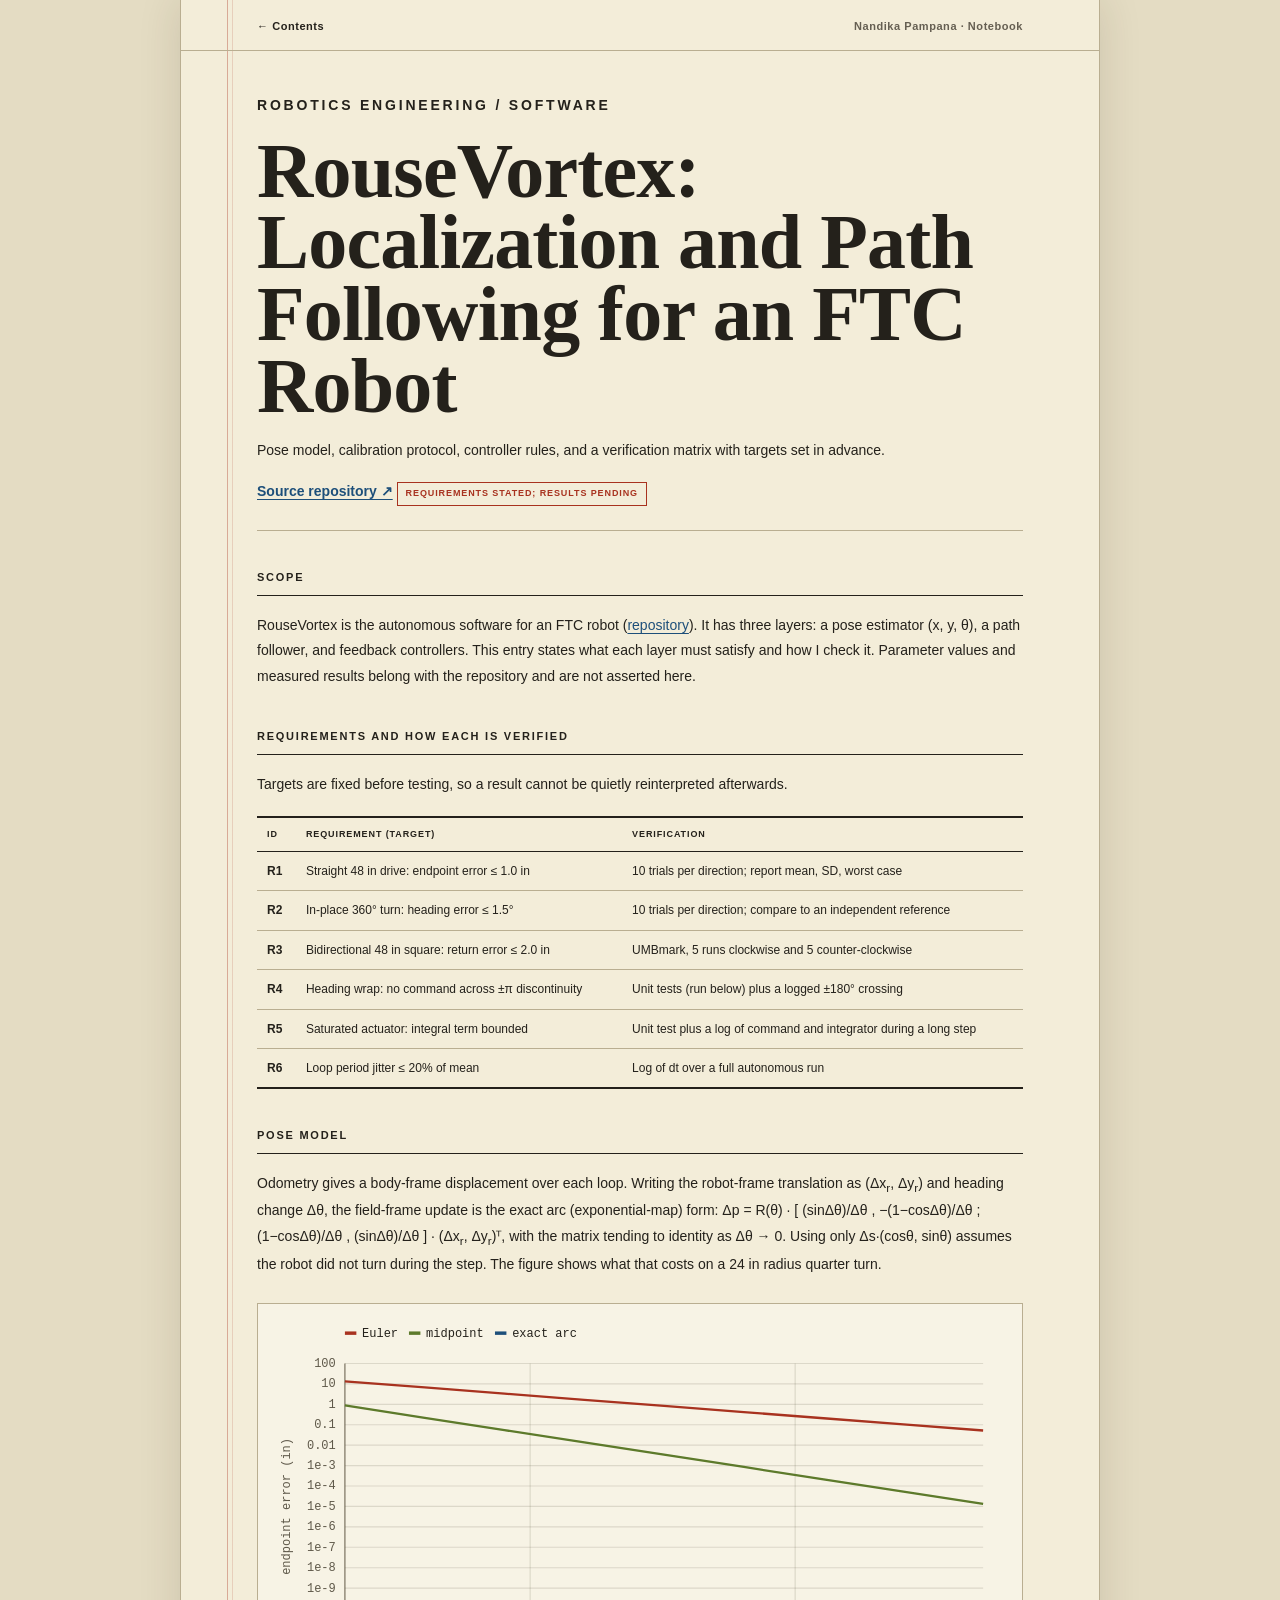
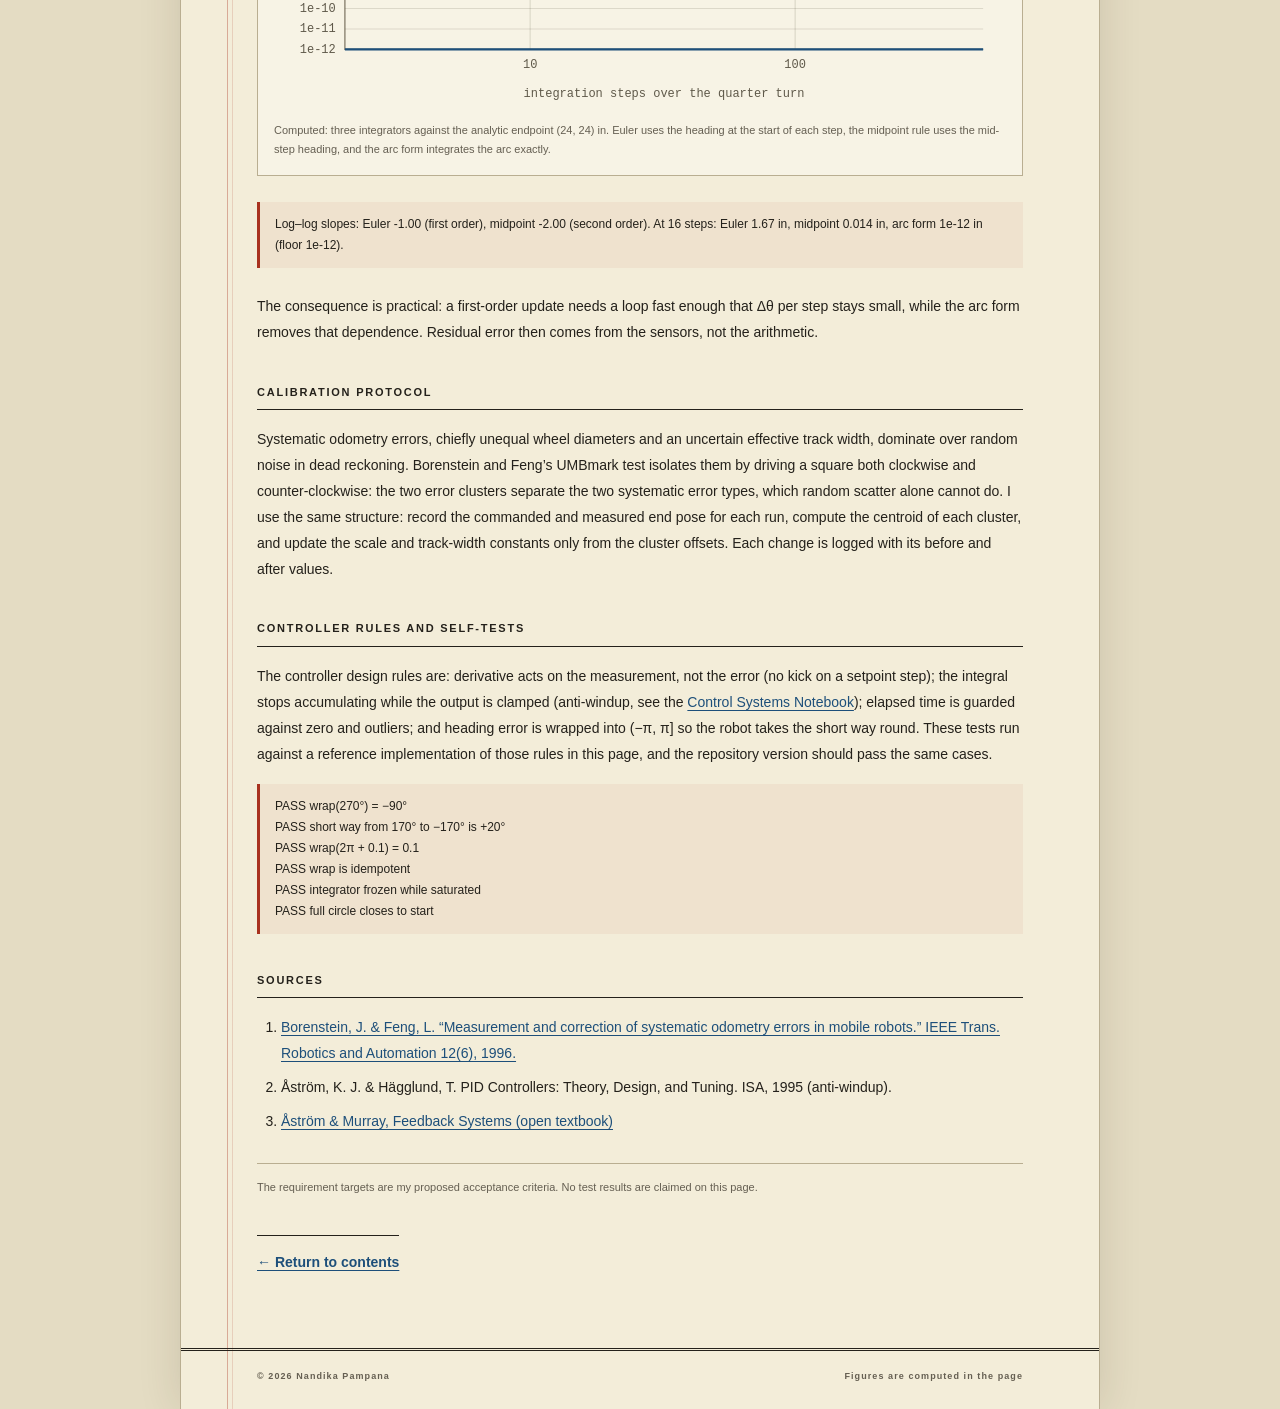
<file: articles/rouse.html>
<!doctype html><html lang="en"><head><meta charset="utf-8"><meta name="viewport" content="width=device-width,initial-scale=1"><meta name="description" content="Pose model, calibration protocol, controller rules, and a verification matrix with targets set in advance."><title>RouseVortex: Localization and Path Following for an FTC Robot — Nandika Pampana</title><link rel="stylesheet" href="../style.css"></head><body class="article-page"><header class="top"><a href="../index.html">← Contents</a><span>Nandika Pampana · Notebook</span></header><main class="article"><p class="eyebrow">Robotics engineering / SOFTWARE</p><h1>RouseVortex: Localization and Path Following for an FTC Robot</h1><p class="dek">Pose model, calibration protocol, controller rules, and a verification matrix with targets set in advance.</p><p class="source-link"><a href="https://github.com/nandikapam123/RouseVortex26-27" target="_blank" rel="noopener noreferrer">Source repository ↗</a> <span class="pill">Requirements stated; results pending</span></p><section><h2>Scope</h2><p>RouseVortex is the autonomous software for an FTC robot (<a href="https://github.com/nandikapam123/RouseVortex26-27" target="_blank" rel="noopener noreferrer">repository</a>). It has three layers: a pose estimator (x, y, θ), a path follower, and feedback controllers. This entry states what each layer must satisfy and how I check it. Parameter values and measured results belong with the repository and are not asserted here.</p></section>
<section><h2>Requirements and how each is verified</h2><p>Targets are fixed before testing, so a result cannot be quietly reinterpreted afterwards.</p><table class="tbl"><tr><th>ID</th><th>Requirement (target)</th><th>Verification</th></tr><tr><td>R1</td><td>Straight 48 in drive: endpoint error ≤ 1.0 in</td><td>10 trials per direction; report mean, SD, worst case</td></tr><tr><td>R2</td><td>In-place 360° turn: heading error ≤ 1.5°</td><td>10 trials per direction; compare to an independent reference</td></tr><tr><td>R3</td><td>Bidirectional 48 in square: return error ≤ 2.0 in</td><td>UMBmark, 5 runs clockwise and 5 counter-clockwise</td></tr><tr><td>R4</td><td>Heading wrap: no command across ±π discontinuity</td><td>Unit tests (run below) plus a logged ±180° crossing</td></tr><tr><td>R5</td><td>Saturated actuator: integral term bounded</td><td>Unit test plus a log of command and integrator during a long step</td></tr><tr><td>R6</td><td>Loop period jitter ≤ 20% of mean</td><td>Log of dt over a full autonomous run</td></tr></table></section>
<section><h2>Pose model</h2><p>Odometry gives a body-frame displacement over each loop. Writing the robot-frame translation as (Δx<sub>r</sub>, Δy<sub>r</sub>) and heading change Δθ, the field-frame update is the exact arc (exponential-map) form: Δp = R(θ) · [ (sinΔθ)/Δθ , −(1−cosΔθ)/Δθ ; (1−cosΔθ)/Δθ , (sinΔθ)/Δθ ] · (Δx<sub>r</sub>, Δy<sub>r</sub>)ᵀ, with the matrix tending to identity as Δθ → 0. Using only Δs·(cosθ, sinθ) assumes the robot did not turn during the step. The figure shows what that costs on a 24 in radius quarter turn.</p><figure class="figure"><div id="c-arc"></div><figcaption>Computed: three integrators against the analytic endpoint (24, 24) in. Euler uses the heading at the start of each step, the midpoint rule uses the mid-step heading, and the arc form integrates the arc exactly.</figcaption></figure><p class="readout" id="arc-read"></p><p>The consequence is practical: a first-order update needs a loop fast enough that Δθ per step stays small, while the arc form removes that dependence. Residual error then comes from the sensors, not the arithmetic.</p></section>
<section><h2>Calibration protocol</h2><p>Systematic odometry errors, chiefly unequal wheel diameters and an uncertain effective track width, dominate over random noise in dead reckoning. Borenstein and Feng’s UMBmark test isolates them by driving a square both clockwise and counter-clockwise: the two error clusters separate the two systematic error types, which random scatter alone cannot do. I use the same structure: record the commanded and measured end pose for each run, compute the centroid of each cluster, and update the scale and track-width constants only from the cluster offsets. Each change is logged with its before and after values.</p></section>
<section><h2>Controller rules and self-tests</h2><p>The controller design rules are: derivative acts on the measurement, not the error (no kick on a setpoint step); the integral stops accumulating while the output is clamped (anti-windup, see the <a href="control.html" target="_blank" rel="noopener noreferrer">Control Systems Notebook</a>); elapsed time is guarded against zero and outliers; and heading error is wrapped into (−π, π] so the robot takes the short way round. These tests run against a reference implementation of those rules in this page, and the repository version should pass the same cases.</p><p class="readout" id="tests"></p></section>
<section class="references"><h2>Sources</h2><ol><li><a href="https://doi.org/10.1109/70.544770" target="_blank" rel="noopener noreferrer">Borenstein, J. &amp; Feng, L. “Measurement and correction of systematic odometry errors in mobile robots.” IEEE Trans. Robotics and Automation 12(6), 1996.</a></li><li>Åström, K. J. &amp; Hägglund, T. PID Controllers: Theory, Design, and Tuning. ISA, 1995 (anti-windup).</li><li><a href="https://fbsbook.org/" target="_blank" rel="noopener noreferrer">Åström &amp; Murray, Feedback Systems (open textbook)</a></li></ol><p class="disclaimer">The requirement targets are my proposed acceptance criteria. No test results are claimed on this page.</p></section><p class="back"><a href="../index.html">← Return to contents</a></p></main><footer><span>© 2026 Nandika Pampana</span><span>Figures are computed in the page</span></footer><script src="../charts.js"></script><script>
(() => {
  const R = 24, phi = Math.PI / 2, ex = [R * Math.sin(phi), R * (1 - Math.cos(phi))], Ns = [2, 4, 8, 16, 32, 64, 128, 256, 512];
  const run = (N, m) => { let x = 0, y = 0, th = 0; const d = phi / N, ds = R * d;
    for (let i = 0; i < N; i++) { if (m === 'e') { x += ds * Math.cos(th); y += ds * Math.sin(th); } else if (m === 'm') { x += ds * Math.cos(th + d / 2); y += ds * Math.sin(th + d / 2); } else { x += ds / d * (Math.sin(th + d) - Math.sin(th)); y += ds / d * (Math.cos(th) - Math.cos(th + d)); } th += d; }
    return Math.max(1e-12, Math.hypot(x - ex[0], y - ex[1])); };
  const E = Ns.map(n => run(n, 'e')), M = Ns.map(n => run(n, 'm')), A = Ns.map(n => run(n, 'a')), sl = y => NP.fit(Ns.map(Math.log), y.map(Math.log)).slope;
  NP.plot(document.getElementById('c-arc'), { title: 'Pose integration error versus steps', xl: 'integration steps over the quarter turn', yl: 'endpoint error (in)', logx: true, logy: true, xlim: [2, 512], ylim: [1e-12, 100],
    series: [{ n: 'Euler', x: Ns, y: E, c: '#a8321f' }, { n: 'midpoint', x: Ns, y: M, c: '#5d7a2b' }, { n: 'exact arc', x: Ns, y: A, c: '#1d4f7a' }] });
  document.getElementById('arc-read').textContent = `Log–log slopes: Euler ${sl(E).toFixed(2)} (first order), midpoint ${sl(M).toFixed(2)} (second order). At 16 steps: Euler ${E[3].toFixed(2)} in, midpoint ${M[3].toFixed(3)} in, arc form ${A[3].toExponential(0)} in (floor 1e-12).`;
  const wrap = a => Math.atan2(Math.sin(a), Math.cos(a)), d2r = Math.PI / 180, near = (a, b) => Math.abs(a - b) < 1e-9;
  let I = 0; for (let i = 0; i < 1000; i++) { const u0 = 10, u = Math.min(1, u0); if (u === u0) I += .01; }
  let x = 0, y = 0, th = 0; for (let i = 0; i < 64; i++) { const d = 2 * Math.PI / 64, ds = d * 10; x += ds / d * (Math.sin(th + d) - Math.sin(th)); y += ds / d * (Math.cos(th) - Math.cos(th + d)); th += d; }
  const T = [['wrap(270°) = −90°', near(wrap(1.5 * Math.PI), -Math.PI / 2)], ['short way from 170° to −170° is +20°', near(wrap(-170 * d2r - 170 * d2r), 20 * d2r)], ['wrap(2π + 0.1) = 0.1', near(wrap(2 * Math.PI + .1), .1)], ['wrap is idempotent', near(wrap(wrap(7)), wrap(7))], ['integrator frozen while saturated', I === 0], ['full circle closes to start', Math.hypot(x, y) < 1e-9]];
  document.getElementById('tests').textContent = T.map(t => (t[1] ? 'PASS  ' : 'FAIL  ') + t[0]).join('\n');
  document.getElementById('tests').style.whiteSpace = 'pre-line';
})();
</script></body></html>
</file>
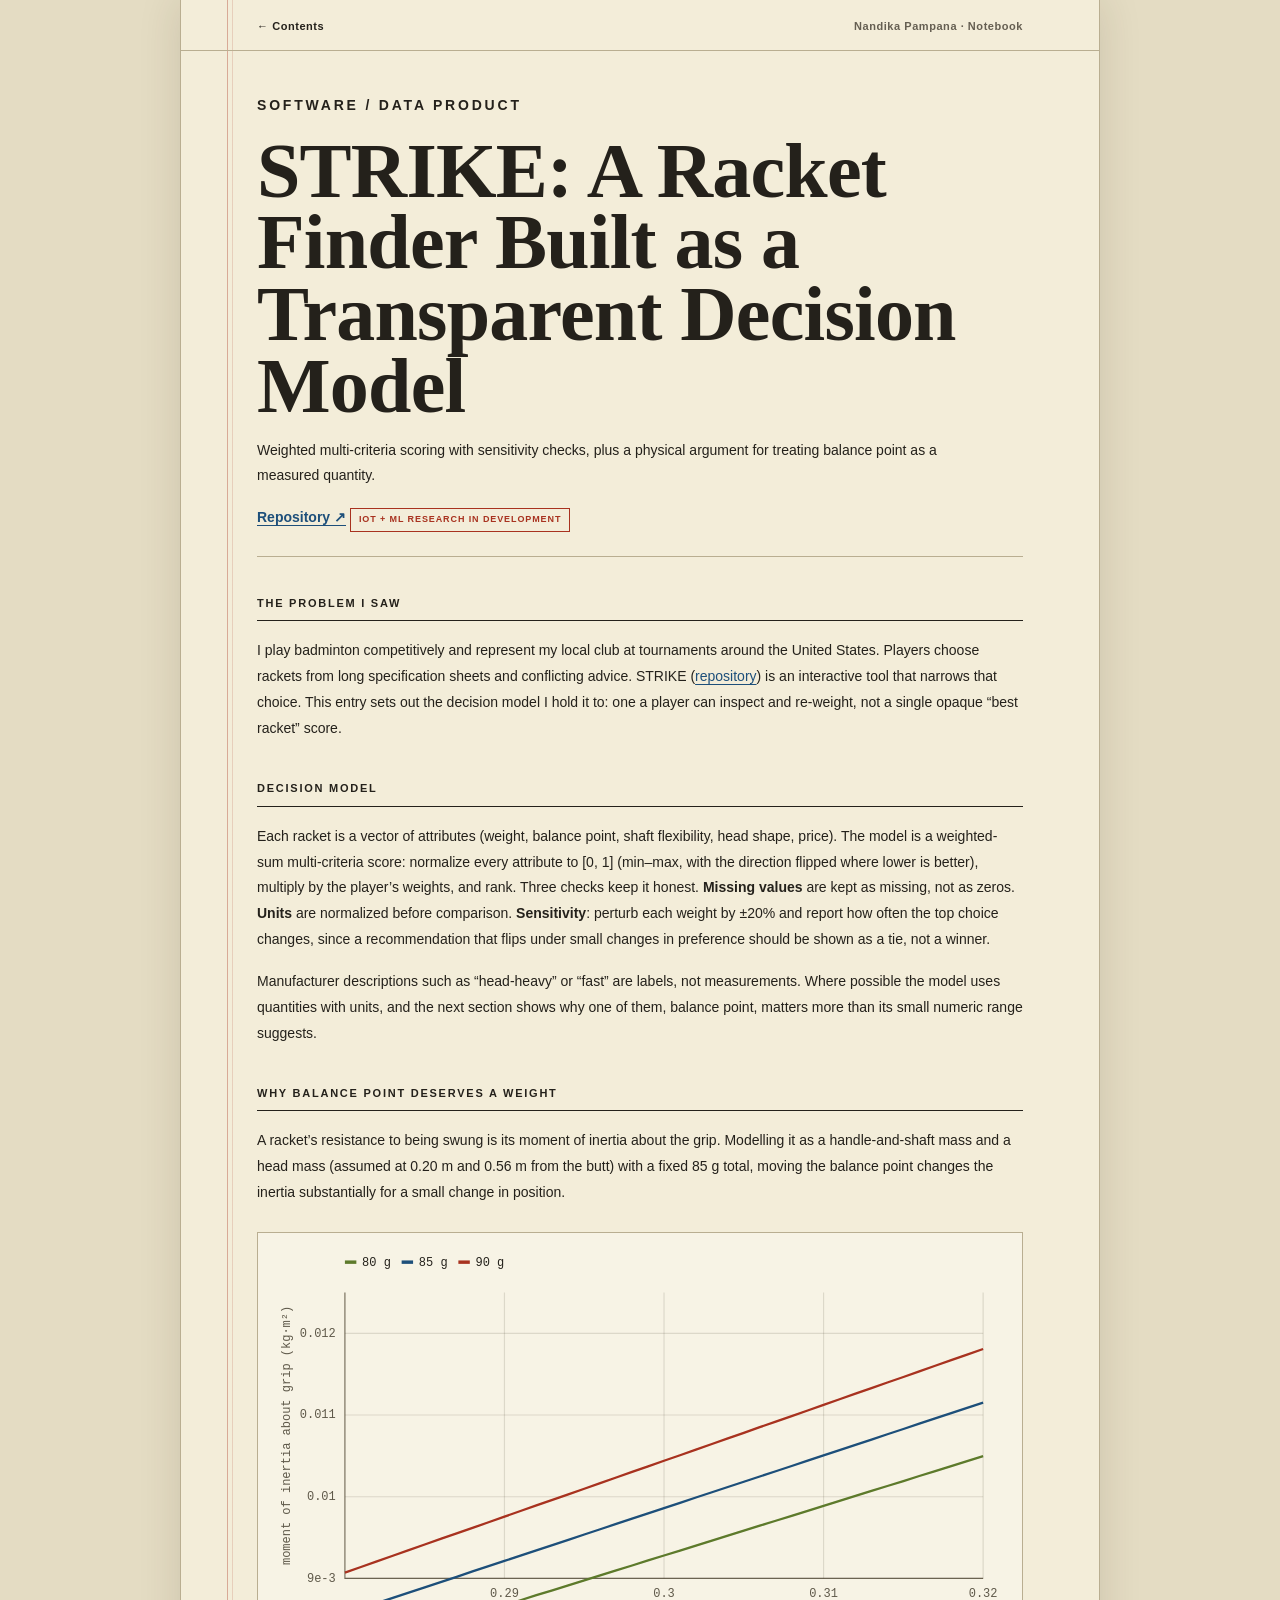
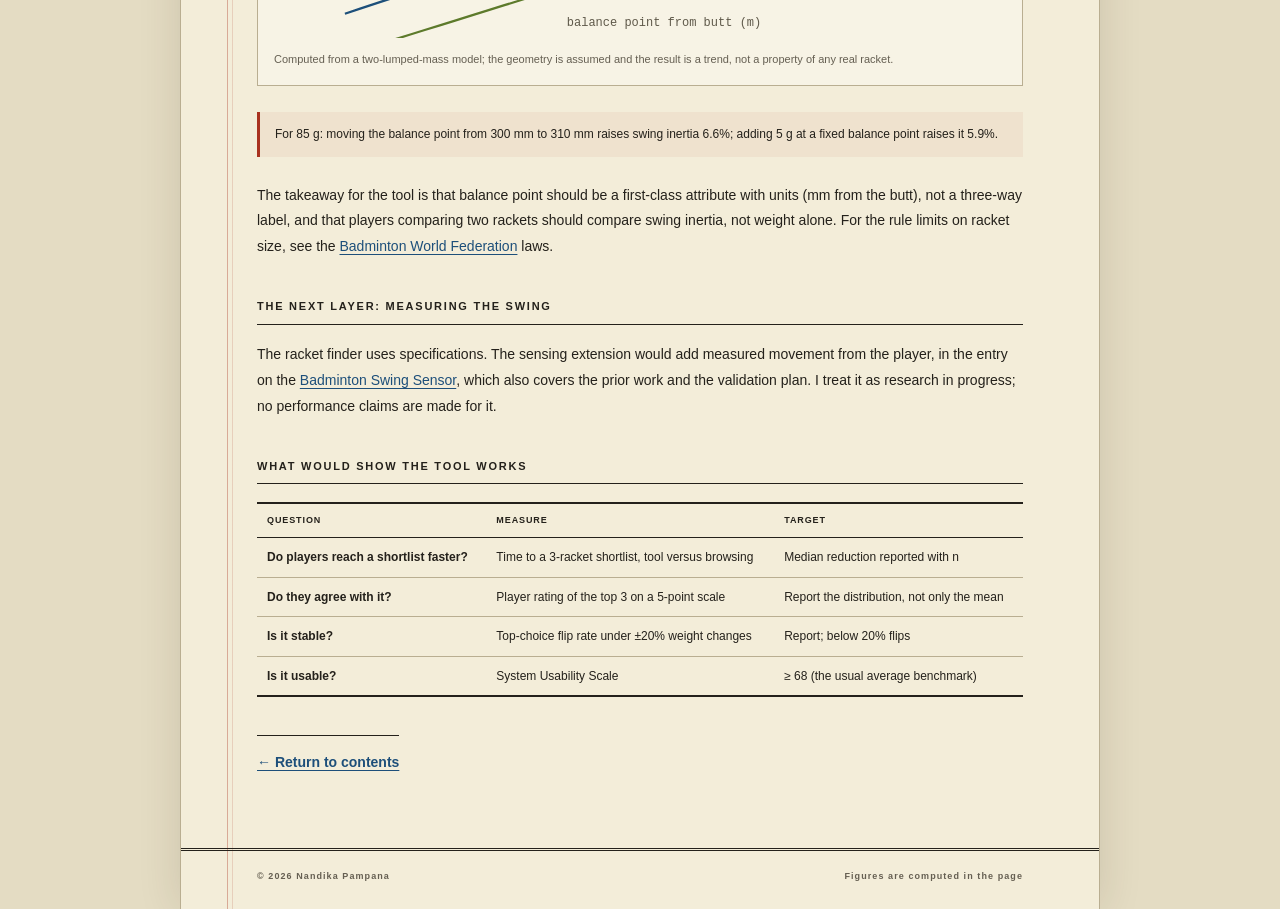
<file: articles/strike.html>
<!doctype html><html lang="en"><head><meta charset="utf-8"><meta name="viewport" content="width=device-width,initial-scale=1"><meta name="description" content="Weighted multi-criteria scoring with sensitivity checks, plus a physical argument for treating balance point as a measured quantity."><title>STRIKE: A Racket Finder Built as a Transparent Decision Model — Nandika Pampana</title><link rel="stylesheet" href="../style.css"></head><body class="article-page"><header class="top"><a href="../index.html">← Contents</a><span>Nandika Pampana · Notebook</span></header><main class="article"><p class="eyebrow">Software / DATA PRODUCT</p><h1>STRIKE: A Racket Finder Built as a Transparent Decision Model</h1><p class="dek">Weighted multi-criteria scoring with sensitivity checks, plus a physical argument for treating balance point as a measured quantity.</p><p class="source-link"><a href="https://github.com/nandikapam123/STRIKE" target="_blank" rel="noopener noreferrer">Repository ↗</a> <span class="pill">IoT + ML research in development</span></p><section><h2>The problem I saw</h2><p>I play badminton competitively and represent my local club at tournaments around the United States. Players choose rackets from long specification sheets and conflicting advice. STRIKE (<a href="https://github.com/nandikapam123/STRIKE" target="_blank" rel="noopener noreferrer">repository</a>) is an interactive tool that narrows that choice. This entry sets out the decision model I hold it to: one a player can inspect and re-weight, not a single opaque “best racket” score.</p></section>
<section><h2>Decision model</h2><p>Each racket is a vector of attributes (weight, balance point, shaft flexibility, head shape, price). The model is a weighted-sum multi-criteria score: normalize every attribute to [0, 1] (min–max, with the direction flipped where lower is better), multiply by the player’s weights, and rank. Three checks keep it honest. <b>Missing values</b> are kept as missing, not as zeros. <b>Units</b> are normalized before comparison. <b>Sensitivity</b>: perturb each weight by ±20% and report how often the top choice changes, since a recommendation that flips under small changes in preference should be shown as a tie, not a winner.</p><p>Manufacturer descriptions such as “head-heavy” or “fast” are labels, not measurements. Where possible the model uses quantities with units, and the next section shows why one of them, balance point, matters more than its small numeric range suggests.</p></section>
<section><h2>Why balance point deserves a weight</h2><p>A racket’s resistance to being swung is its moment of inertia about the grip. Modelling it as a handle-and-shaft mass and a head mass (assumed at 0.20 m and 0.56 m from the butt) with a fixed 85 g total, moving the balance point changes the inertia substantially for a small change in position.</p><figure class="figure"><div id="c-i"></div><figcaption>Computed from a two-lumped-mass model; the geometry is assumed and the result is a trend, not a property of any real racket.</figcaption></figure><p class="readout" id="i-read"></p><p>The takeaway for the tool is that balance point should be a first-class attribute with units (mm from the butt), not a three-way label, and that players comparing two rackets should compare swing inertia, not weight alone. For the rule limits on racket size, see the <a href="https://www.bwfbadminton.com/" target="_blank" rel="noopener noreferrer">Badminton World Federation</a> laws.</p></section>
<section><h2>The next layer: measuring the swing</h2><p>The racket finder uses specifications. The sensing extension would add measured movement from the player, in the entry on the <a href="iot-badminton.html" target="_blank" rel="noopener noreferrer">Badminton Swing Sensor</a>, which also covers the prior work and the validation plan. I treat it as research in progress; no performance claims are made for it.</p></section>
<section><h2>What would show the tool works</h2><table class="tbl"><tr><th>Question</th><th>Measure</th><th>Target</th></tr><tr><td>Do players reach a shortlist faster?</td><td>Time to a 3-racket shortlist, tool versus browsing</td><td>Median reduction reported with n</td></tr><tr><td>Do they agree with it?</td><td>Player rating of the top 3 on a 5-point scale</td><td>Report the distribution, not only the mean</td></tr><tr><td>Is it stable?</td><td>Top-choice flip rate under ±20% weight changes</td><td>Report; below 20% flips</td></tr><tr><td>Is it usable?</td><td>System Usability Scale</td><td>≥ 68 (the usual average benchmark)</td></tr></table></section><p class="back"><a href="../index.html">← Return to contents</a></p></main><footer><span>© 2026 Nandika Pampana</span><span>Figures are computed in the page</span></footer><script src="../charts.js"></script><script>
(() => {
  const x1 = .20, x2 = .56, b = [...Array(41).keys()].map(i => .28 + i * .001), I = m => b.map(bb => { const f = (bb - x1) / (x2 - x1); return m * ((1 - f) * x1 * x1 + f * x2 * x2); });
  NP.plot(document.getElementById('c-i'), { title: 'Swing inertia about the grip versus balance point', xl: 'balance point from butt (m)', yl: 'moment of inertia about grip (kg·m²)', xlim: [.28, .32], ylim: [.009, .0125],
    series: [{ n: '80 g', x: b, y: I(.08), c: '#5d7a2b' }, { n: '85 g', x: b, y: I(.085), c: '#1d4f7a' }, { n: '90 g', x: b, y: I(.09), c: '#a8321f' }] });
  const a = I(.085); document.getElementById('i-read').textContent = `For 85 g: moving the balance point from 300 mm to 310 mm raises swing inertia ${(100 * (a[30] / a[20] - 1)).toFixed(1)}%; adding 5 g at a fixed balance point raises it ${(100 * (I(.09)[20] / a[20] - 1)).toFixed(1)}%.`;
})();
</script></body></html>
</file>
<file: style.css>
:root {
  --paper: #f3edd9;
  --paper-light: #faf6e9;
  --ink: #24211b;
  --muted: #655f52;
  --rule: #b9ae91;
  --red: #a8321f;
  --blue: #1d4f7a;

  --font-display: "Dongle", "Palatino Linotype", Palatino, Georgia, serif;
  --font-body: "Manrope", Arial, sans-serif;
  --font-mono: "Manrope", Arial, sans-serif;

  --page-width: 920px;
  --page-gutter: clamp(22px, 6vw, 76px);
  --content-width: 100%;
}

* {
  box-sizing: border-box;
}

html {
  background: #e4dcc3;
  scroll-behavior: smooth;
}

body {
  width: 100%;
  max-width: var(--page-width);
  min-height: 100vh;
  margin: 0 auto;

  background-color: var(--paper);
  background-image:
    linear-gradient(
      90deg,
      transparent 46px,
      rgba(168, 50, 31, 0.36) 46px,
      rgba(168, 50, 31, 0.36) 47px,
      transparent 47px,
      transparent 51px,
      rgba(168, 50, 31, 0.16) 51px,
      rgba(168, 50, 31, 0.16) 52px,
      transparent 52px
    );

  color: var(--ink);
  font-family: var(--font-body);
  font-size: 16px;
  line-height: 1.7;

  border-left: 1px solid var(--rule);
  border-right: 1px solid var(--rule);
  box-shadow: 0 0 40px rgba(60, 45, 20, 0.14);
}

img,
svg,
video {
  max-width: 100%;
}

button,
input,
select,
textarea {
  font: inherit;
}

a {
  color: var(--blue);
  text-underline-offset: 3px;
  transition: color 160ms ease, border-color 160ms ease;
}

a:hover {
  color: var(--red);
}

a:focus-visible {
  outline: 2px solid var(--red);
  outline-offset: 4px;
}

.ambient,
.status-dot,
.footer-star,
.wordmark-mark,
.eyebrow-line,
.static-source,
.row-arrow,
.search-wrap,
.list-heading,
.list-footer,
.empty,
.heading-end {
  display: none;
}

/*  Home header */

.site-header {
  padding: 34px var(--page-gutter) 22px;
  border-bottom: 3px double var(--ink);
}

.wordmark {
  display: inline-block;
  color: var(--ink);
  font-family: var(--font-display);
  font-size: 38px;
  font-weight: 700;
  line-height: 0.9;
  letter-spacing: 0.08em;
  text-decoration: none;
}

.wordmark:hover {
  color: var(--red);
}

.header-meta {
  margin-top: 10px;
  color: var(--muted);
  font-family: var(--font-body);
  font-size: 10px;
  font-weight: 700;
  letter-spacing: 0.16em;
  line-height: 1.5;
  text-transform: uppercase;
}

/*  Home intro */

.home-wrap {
  padding: 44px var(--page-gutter) 52px;
}

.intro-block {
  max-width: 720px;
  margin-bottom: 42px;
}

.eyebrow {
  margin: 0 0 14px;
  color: var(--red);
  font-family: var(--font-body);
  font-size: 10px;
  font-weight: 800;
  letter-spacing: 0.2em;
  text-transform: uppercase;
}

.intro-block h1 {
  max-width: 760px;
  margin: 0 0 22px;
  font-family: var(--font-display);
  font-size: clamp(58px, 8.5vw, 94px);
  font-weight: 400;
  line-height: 0.86;
  letter-spacing: -0.015em;
}

.intro-block h1 span {
  color: var(--red);
}

.intro-copy {
  max-width: 570px;
  margin: 0 0 18px;
  color: var(--muted);
  font-family: var(--font-body);
  font-size: clamp(14px, 1.6vw, 16px);
  font-weight: 500;
  line-height: 1.8;
}

.key {
  max-width: 680px;
  margin: 28px 0 0;
  padding: 14px 17px;
  border: 1px solid var(--rule);
  background: rgba(255, 255, 255, 0.28);

  color: var(--muted);
  font-family: var(--font-body);
  font-size: 12px;
  line-height: 1.7;
}

.key b {
  color: var(--ink);
  font-weight: 800;
}

/* Chapter headings*/

.chapter {
  margin: 48px 0 8px;
  padding-bottom: 9px;
  border-bottom: 1px solid var(--ink);

  color: var(--red);
  font-family: var(--font-body);
  font-size: 11px;
  font-weight: 800;
  letter-spacing: 0.17em;
  line-height: 1.5;
  text-transform: uppercase;
}

/*  Project rows  */

.project {
  display: grid;
  grid-template-columns: 34px minmax(0, 1fr);
  gap: 4px 16px;

  padding: 20px 0 19px;
  border-bottom: 1px dotted var(--rule);
}

.number {
  padding-top: 4px;
  color: var(--red);
  font-family: var(--font-display);
  font-size: 29px;
  font-weight: 400;
  line-height: 1;
}

.project-main {
  min-width: 0;
}

.project-main h2 {
  margin: 0 0 7px;
  font-family: var(--font-display);
  font-size: clamp(31px, 4.2vw, 43px);
  font-weight: 700;
  line-height: 0.96;
}

.project-main h2 a {
  display: inline-block;
  position: relative;
  padding-bottom: 5px;

  color: var(--ink);
  text-decoration: none;
  border: none;
}

.project-main h2 a::after {
  content: "";
  position: absolute;
  left: 0;
  bottom: 2px;

  width: 100%;
  height: 1px;
  background: var(--red);

  transform: scaleX(0);
  transform-origin: left;
  transition: transform 200ms ease;
}

.project-main h2 a:hover {
  color: var(--red);
}

.project-main h2 a:hover::after {
  transform: scaleX(1);
}

.project-main p {
  max-width: 650px;
  margin: 0 0 8px;

  color: var(--muted);
  font-family: var(--font-body);
  font-size: 13px;
  font-weight: 500;
  line-height: 1.75;
}

.type {
  grid-column: 2;

  color: var(--muted);
  font-family: var(--font-body);
  font-size: 9px;
  font-weight: 800;
  letter-spacing: 0.14em;
  line-height: 1.6;
  text-transform: uppercase;
}

.project-source {
  display: inline-block;
  margin-top: 3px;

  color: var(--blue);
  font-family: var(--font-body);
  font-size: 11px;
  font-weight: 700;
  text-decoration: underline;
  text-underline-offset: 3px;
}

/* Footer*/

.site-footer,
.article-page footer {
  display: flex;
  justify-content: space-between;
  gap: 18px;

  padding: 18px var(--page-gutter) 26px;
  border-top: 3px double var(--ink);

  color: var(--muted);
  font-family: var(--font-body);
  font-size: 9px;
  font-weight: 800;
  letter-spacing: 0.12em;
  line-height: 1.6;
}

/* Article navigation */

.top {
  display: flex;
  justify-content: space-between;
  align-items: center;
  gap: 16px;

  padding: 17px var(--page-gutter) 14px;
  border-bottom: 1px solid var(--rule);

  font-family: var(--font-body);
  font-size: 11px;
  font-weight: 700;
  letter-spacing: 0.05em;
}

.top a {
  color: var(--ink);
  text-decoration: none;
}

.top a:hover {
  color: var(--red);
}

.top span {
  color: var(--muted);
  text-align: right;
}

/*  Article layout  */

.article {
  padding: 42px var(--page-gutter) 56px;
}

.article h1 {
  max-width: 760px;
  margin: 0 0 16px;

  font-family: var(--font-display);
  font-size: clamp(48px, 7.5vw, 78px);
  font-weight: 700;
  line-height: 0.92;
  letter-spacing: -0.01em;
}

.dek {
  max-width: 680px;
  margin: 0 0 22px;

  color: var(--muted);
  font-family: var(--font-body);
  font-size: clamp(14px, 1.7vw, 17px);
  font-weight: 500;
  line-height: 1.8;
}

.source-link {
  margin: 0 0 28px;
  padding-bottom: 18px;
  border-bottom: 1px solid var(--rule);

  font-family: var(--font-body);
  font-size: 12px;
  font-weight: 700;
  line-height: 1.7;
}

.article section {
  margin: 38px 0;
}

.article h2 {
  margin: 0 0 17px;
  padding-bottom: 8px;
  border-bottom: 1px solid var(--ink);

  font-family: var(--font-body);
  font-size: 11px;
  font-weight: 800;
  letter-spacing: 0.16em;
  line-height: 1.6;
  text-transform: uppercase;
}

.article h3 {
  margin: 22px 0 8px;

  font-family: var(--font-display);
  font-size: 34px;
  font-weight: 700;
  line-height: 1;
}

.article p,
.article li {
  color: var(--ink);
  font-family: var(--font-body);
  font-size: 14px;
  line-height: 1.85;
}

.article p {
  margin: 0 0 16px;
}

.article li {
  margin: 8px 0;
}

.article ol,
.article ul {
  padding-left: 24px;
}

/*  Labels and callouts */

.pill {
  display: inline-block;
  margin: 0 6px 6px 0;
  padding: 4px 8px;
  border: 1px solid var(--red);

  color: var(--red);
  font-family: var(--font-body);
  font-size: 9px;
  font-weight: 800;
  letter-spacing: 0.1em;
  line-height: 1.5;
  text-transform: uppercase;
}

.figure,
.visual {
  margin: 26px 0;
  padding: 16px;
  border: 1px solid var(--rule);
  background: rgba(255, 255, 255, 0.32);
}

.figure svg {
  display: block;
  width: 100%;
  height: auto;
}

.figure figcaption,
.small-note {
  margin-top: 12px;

  color: var(--muted);
  font-family: var(--font-body);
  font-size: 11px;
  line-height: 1.7;
}

.readout {
  margin: 0 0 26px !important;
  padding: 12px 15px;
  border-left: 3px solid var(--red);
  background: rgba(168, 50, 31, 0.055);

  font-family: var(--font-body);
  font-size: 12px !important;
  line-height: 1.75 !important;
}

.story {
  margin: 24px 0;
  padding: 3px 0 3px 18px;
  border-left: 3px solid var(--red);
}

.story p {
  font-size: 14px;
}

/* Data and calculation blocks */

.ledger {
  display: grid;
  grid-template-columns: repeat(auto-fit, minmax(180px, 1fr));
  border: 1px solid var(--rule);
}

.ledger div {
  padding: 12px 16px;
  border-right: 1px solid var(--rule);
  border-bottom: 1px solid var(--rule);
}

.ledger div:last-child {
  border-right: 0;
}

.ledger h3 {
  margin: 5px 0 8px;

  color: var(--red);
  font-family: var(--font-body);
  font-size: 10px;
  font-weight: 800;
  letter-spacing: 0.12em;
  line-height: 1.5;
  text-transform: uppercase;
}

.calc {
  display: grid;
  grid-template-columns: repeat(auto-fit, minmax(150px, 1fr));
  gap: 14px;
  margin: 18px 0;
}

.calc label {
  display: grid;
  gap: 6px;

  font-family: var(--font-body);
  font-size: 10px;
  font-weight: 800;
  letter-spacing: 0.06em;
}

.calc input,
.calc select {
  width: 100%;
  min-width: 0;
  padding: 9px 10px;
  border: 1px solid var(--rule);
  border-radius: 0;
  background: var(--paper-light);

  color: var(--ink);
  font-family: var(--font-body);
  font-size: 13px;
}

/*  Tables */

table.tbl {
  width: 100%;
  margin: 18px 0 26px;
  border-collapse: collapse;

  font-family: var(--font-body);
  font-size: 12px;
  line-height: 1.7;
}

.tbl th {
  padding: 9px 10px;
  border-top: 2px solid var(--ink);
  border-bottom: 1px solid var(--ink);

  font-family: var(--font-body);
  font-size: 9px;
  font-weight: 800;
  letter-spacing: 0.1em;
  text-align: left;
  text-transform: uppercase;
}

.tbl td {
  padding: 9px 10px;
  border-bottom: 1px solid var(--rule);
  vertical-align: top;
}

.tbl tr:last-child td {
  border-bottom: 2px solid var(--ink);
}

.tbl td:first-child {
  font-weight: 800;
}

/*  Miscellaneous article elements */

.timeline {
  padding-left: 18px;
  border-left: 2px solid var(--rule);
}

.timeline article {
  margin: 0 0 18px;
}

.references ol {
  font-size: 12px;
  line-height: 1.8;
}

.references a {
  overflow-wrap: anywhere;
}

.disclaimer {
  margin-top: 28px !important;
  padding-top: 14px;
  border-top: 1px solid var(--rule);

  color: var(--muted) !important;
  font-family: var(--font-body);
  font-size: 11px !important;
  line-height: 1.75 !important;
}

.back {
  display: inline-block;
  padding-top: 14px;
  border-top: 1px solid var(--ink);

  font-family: var(--font-body);
  font-size: 11px;
  font-weight: 700;
}

object.pdf {
  display: block;
  width: 100%;
  height: 560px;
  border: 1px solid var(--rule);
  background: white;
}


@media (max-width: 640px) {
  body {
    background-image: none;
    border-left: 0;
    border-right: 0;
  }

  .site-header {
    padding-top: 26px;
  }

  .home-wrap {
    padding-top: 32px;
  }

  .intro-block {
    margin-bottom: 34px;
  }

  .intro-block h1 {
    font-size: clamp(55px, 15vw, 78px);
    line-height: 0.88;
  }

  .chapter {
    margin-top: 38px;
  }

  .project {
    grid-template-columns: 26px minmax(0, 1fr);
    gap: 4px 12px;
    padding: 17px 0;
  }

  .number {
    font-size: 24px;
  }

  .project-main h2 {
    font-size: clamp(29px, 8vw, 37px);
  }

  .project-main p {
    font-size: 12px;
    line-height: 1.75;
  }

  .type {
    font-size: 8px;
    letter-spacing: 0.1em;
  }

  .article {
    padding-top: 32px;
  }

  .article h1 {
    font-size: clamp(45px, 12vw, 66px);
  }

  .article p,
  .article li {
    font-size: 13px;
  }

  .figure,
  .visual {
    padding: 10px;
  }

  table.tbl {
    display: block;
    overflow-x: auto;
    white-space: normal;
  }

  .site-footer,
  .article-page footer {
    flex-wrap: wrap;
  }
}

@media (prefers-reduced-motion: reduce) {
  html {
    scroll-behavior: auto;
  }

  *,
  *::before,
  *::after {
    transition-duration: 0.01ms !important;
  }
}


@media print {
  html,
  body {
    max-width: none;
    background: white;
    box-shadow: none;
  }

  .site-header,
  .home-wrap,
  .top,
  .article,
  .site-footer,
  .article-page footer {
    padding-left: 24px;
    padding-right: 24px;
  }

  a {
    color: var(--ink);
  }
}
</file>
<file: nandika-portfolio 2/style.css>
/* Laboratory & field notebook: warm paper, serif text, ruled tables, no scripts needed for layout. */
:root { --paper:#f3edd9; --ink:#24211b; --muted:#5f594a; --rule:#b9ae91; --red:#a8321f; --blue:#1d4f7a; --line:#b9ae91; --accent:#1d4f7a;
  --serif: "Iowan Old Style","Palatino Linotype",Palatino,Georgia,"Times New Roman",serif; --mono: "Courier New",Courier,monospace; }
* { box-sizing: border-box; }
html { background: #e4dcc3; }
body { margin: 0 auto; max-width: 860px; min-height: 100vh; background: var(--paper); color: var(--ink); font: 17px/1.7 var(--serif);
  border-left: 1px solid var(--rule); border-right: 1px solid var(--rule); box-shadow: 0 0 40px rgba(60,45,20,.18);
  background-image: linear-gradient(90deg, transparent 54px, rgba(168,50,31,.45) 54px, rgba(168,50,31,.45) 55px, transparent 55px, transparent 58px, rgba(168,50,31,.25) 58px, rgba(168,50,31,.25) 59px, transparent 59px); }
a { color: var(--blue); text-underline-offset: 3px; } a:hover { color: var(--red); }
.ambient, .status-dot, .footer-star { display: none; }
/* Cover and contents */
.site-header { padding: 44px 40px 18px 84px; text-align: left; border-bottom: 3px double var(--ink); }
.wordmark { text-decoration: none; color: var(--ink); font: 700 13px var(--mono); letter-spacing: .2em; }
.wordmark-mark { display: none; }
.header-meta { font: 12px var(--mono); color: var(--muted); margin-top: 6px; letter-spacing: .08em; }
.home-wrap { padding: 34px 40px 40px 84px; }
.eyebrow { font: 12px var(--mono); letter-spacing: .14em; text-transform: uppercase; color: var(--red); margin: 0 0 10px; }
.eyebrow-line { display: none; }
.intro-block h1 { font: italic 400 clamp(38px,7vw,58px)/1.1 var(--serif); margin: 0 0 14px; letter-spacing: -.01em; }
.intro-block h1 span { color: var(--red); }
.intro-copy { max-width: 560px; margin: 0 0 8px; color: var(--muted); font-style: italic; }
.key { font: 12px/1.6 var(--mono); border: 1px solid var(--ink); padding: 10px 14px; margin: 22px 0 6px; background: rgba(255,255,255,.35); }
.chapter { font: 700 13px var(--mono); letter-spacing: .16em; text-transform: uppercase; margin: 38px 0 6px; padding-bottom: 6px; border-bottom: 1px solid var(--ink); }
.project { display: grid; grid-template-columns: 54px 1fr; gap: 6px 10px; padding: 14px 0 12px; border-bottom: 1px dotted var(--rule); }
.number { font: 13px var(--mono); color: var(--red); padding-top: 5px; }
.project-main h2 { margin: 0; font-size: 21px; line-height: 1.3; font-weight: 700; }
.project-main h2 a { color: var(--ink); text-decoration: none; border-bottom: 1px solid var(--rule); } .project-main h2 a:hover { color: var(--red); border-color: var(--red); }
.project-main p { margin: 3px 0 4px; color: var(--muted); font-size: 15.5px; line-height: 1.55; font-style: italic; }
.type { grid-column: 2; font: 11px var(--mono); letter-spacing: .1em; color: var(--muted); }
.project-source { font: 12px var(--mono); color: var(--blue); text-decoration: underline; }
.static-source, .row-arrow, .search-wrap, .list-heading, .list-footer, .empty, .heading-end { display: none; }
.site-footer, .article-page footer { padding: 16px 40px 28px 84px; border-top: 3px double var(--ink); font: 12px var(--mono); color: var(--muted); display: flex; justify-content: space-between; }
/* Entries */
.top { display: flex; justify-content: space-between; padding: 22px 40px 12px 84px; border-bottom: 1px solid var(--ink); font: 12px var(--mono); letter-spacing: .06em; }
.top a { color: var(--ink); } .top span { color: var(--muted); }
.article { padding: 34px 40px 40px 84px; }
.article h1 { font: 700 clamp(28px,5vw,38px)/1.2 var(--serif); margin: 0 0 12px; }
.dek { font-style: italic; font-size: 19px; color: var(--muted); margin: 0 0 14px; }
.source-link { font: 13px var(--mono); margin: 0 0 26px; padding-bottom: 14px; border-bottom: 1px solid var(--rule); }
.article section { margin: 34px 0; }
.article h2 { font: 700 13px var(--mono); letter-spacing: .14em; text-transform: uppercase; border-bottom: 1px solid var(--ink); padding-bottom: 5px; margin: 0 0 14px; }
.article h3 { font: italic 700 17px var(--serif); margin: 18px 0 4px; }
.article p, .article li { color: var(--ink); } .article p { margin: 0 0 14px; } .article li { margin: 8px 0; }
.article ol, .article ul { padding-left: 26px; }
.pill { display: inline-block; border: 1px solid var(--red); color: var(--red); padding: 0 8px; margin-right: 6px; font: 11px var(--mono); letter-spacing: .08em; text-transform: uppercase; }
.figure, .visual { margin: 24px 0; padding: 12px; border: 1px solid var(--ink); background: rgba(255,255,255,.4); }
.figure svg { width: 100%; height: auto; display: block; }
.figure figcaption, .small-note { font: 12px/1.55 var(--mono); color: var(--muted); margin-top: 10px; }
.readout { font: 13px/1.6 var(--mono) !important; border-left: 3px solid var(--red); padding: 2px 0 2px 12px; margin: -8px 0 24px !important; background: rgba(168,50,31,.06); }
.story { border-left: 3px solid var(--red); padding: 2px 0 2px 20px; margin: 20px 0; } .story p { font-size: 18px; }
.ledger { display: grid; grid-template-columns: repeat(auto-fit,minmax(200px,1fr)); gap: 0; border: 1px solid var(--ink); }
.ledger div { padding: 4px 16px 8px; border-right: 1px solid var(--rule); } .ledger div:last-child { border-right: 0; }
.ledger h3 { font: 700 11px var(--mono); letter-spacing: .14em; color: var(--red); margin: 10px 0 4px; }
.calc { display: grid; grid-template-columns: repeat(auto-fit,minmax(120px,1fr)); gap: 12px; margin: 16px 0; }
.calc label { font: 11px var(--mono); letter-spacing: .06em; display: grid; gap: 4px; }
.calc input, .calc select { font: 14px var(--mono); padding: 6px 8px; border: 1px solid var(--ink); background: #fffdf4; color: var(--ink); border-radius: 0; }
table.tbl { width: 100%; border-collapse: collapse; margin: 14px 0 22px; font-size: 14.5px; line-height: 1.45; }
.tbl th { font: 700 11px var(--mono); letter-spacing: .08em; text-transform: uppercase; text-align: left; border-top: 2px solid var(--ink); border-bottom: 1px solid var(--ink); padding: 6px 8px; }
.tbl td { padding: 7px 8px; border-bottom: 1px solid var(--rule); vertical-align: top; } .tbl tr:last-child td { border-bottom: 2px solid var(--ink); }
.tbl td:first-child { font-weight: 700; }
.timeline { border-left: 2px solid var(--ink); padding-left: 18px; } .timeline article { margin: 0 0 14px; }
.references ol { font-size: 15px; } .references a { overflow-wrap: anywhere; }
.disclaimer { font: 12px/1.6 var(--mono) !important; color: var(--muted) !important; border-top: 1px solid var(--rule); padding-top: 12px; }
.back { font: 13px var(--mono); border-top: 1px solid var(--ink); padding-top: 14px; }
object.pdf { width: 100%; height: 560px; border: 1px solid var(--ink); background: #fff; }
@media (max-width: 640px) { body { background-image: none; } .site-header, .home-wrap, .top, .article, .site-footer, .article-page footer { padding-left: 22px; padding-right: 22px; } .project { grid-template-columns: 40px 1fr; } table.tbl { font-size: 13px; } }
@media print { html, body { background: #fff; box-shadow: none; } }
</file>
